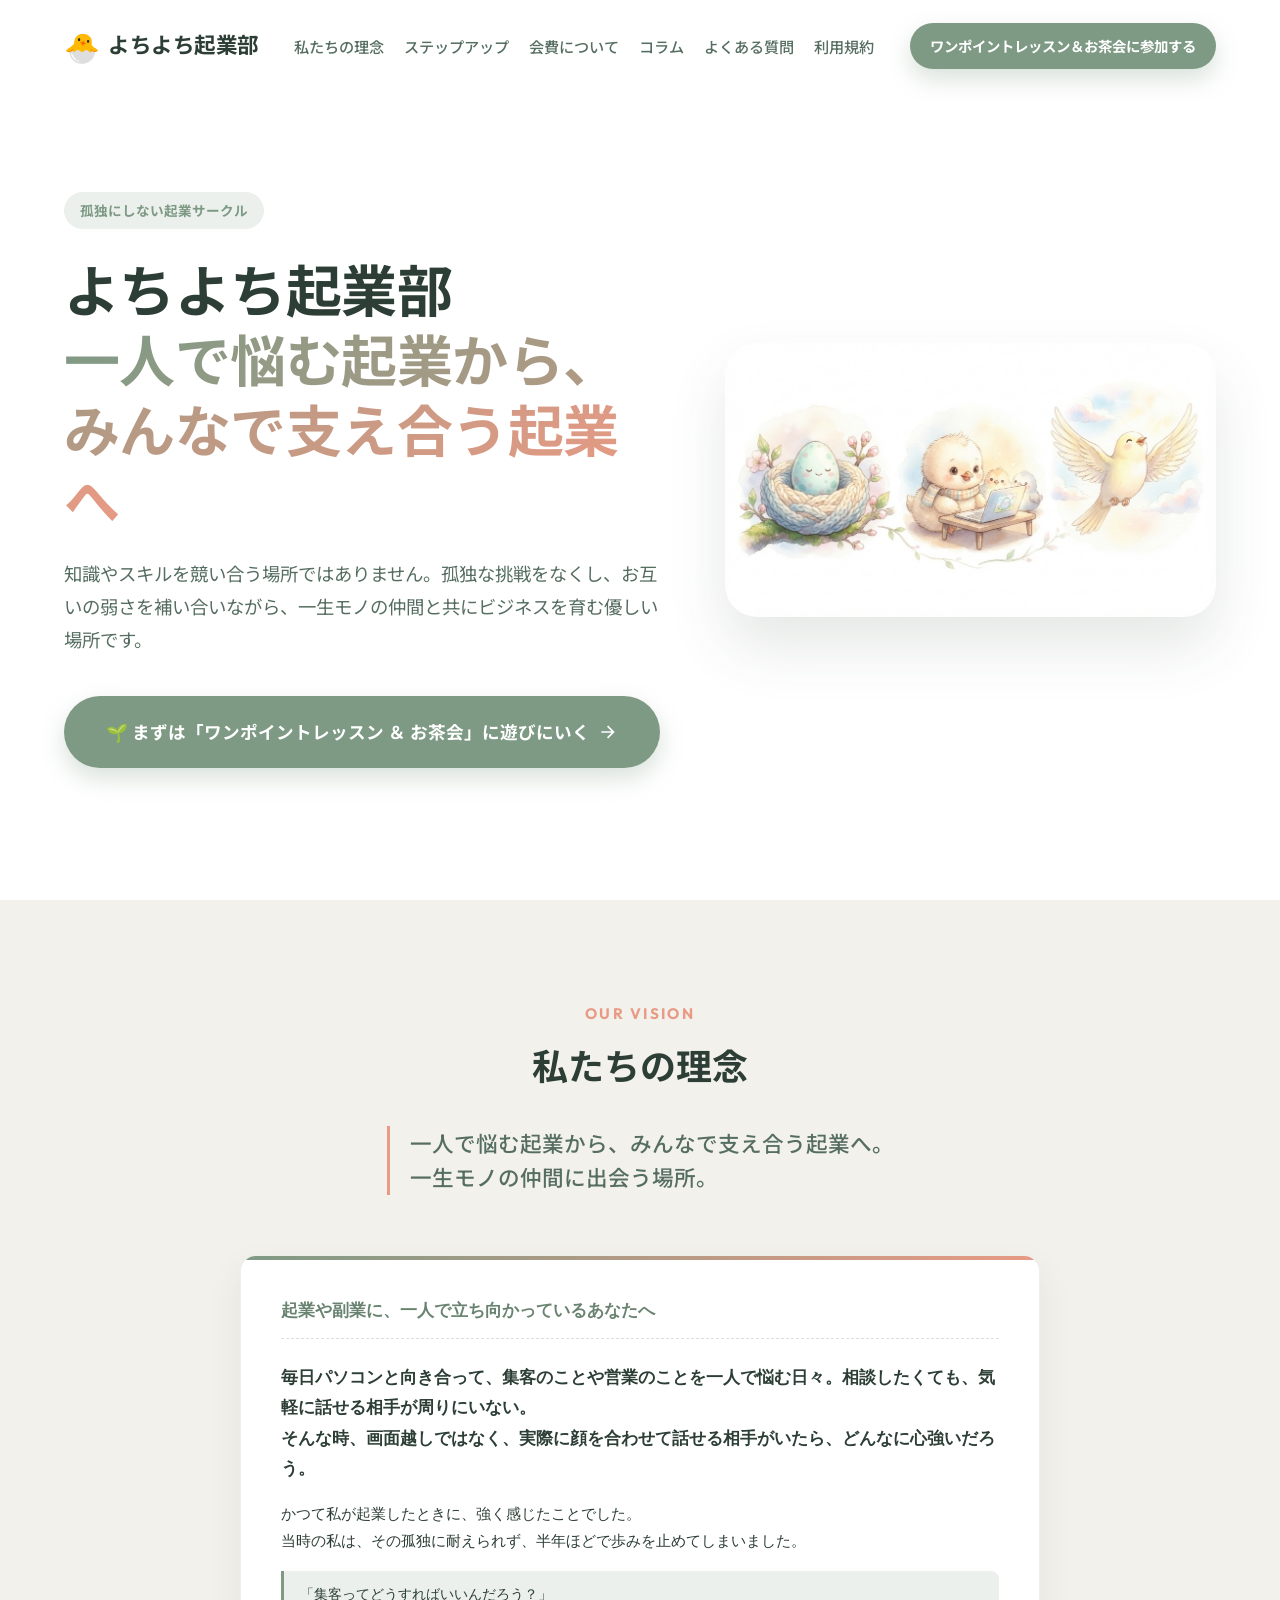
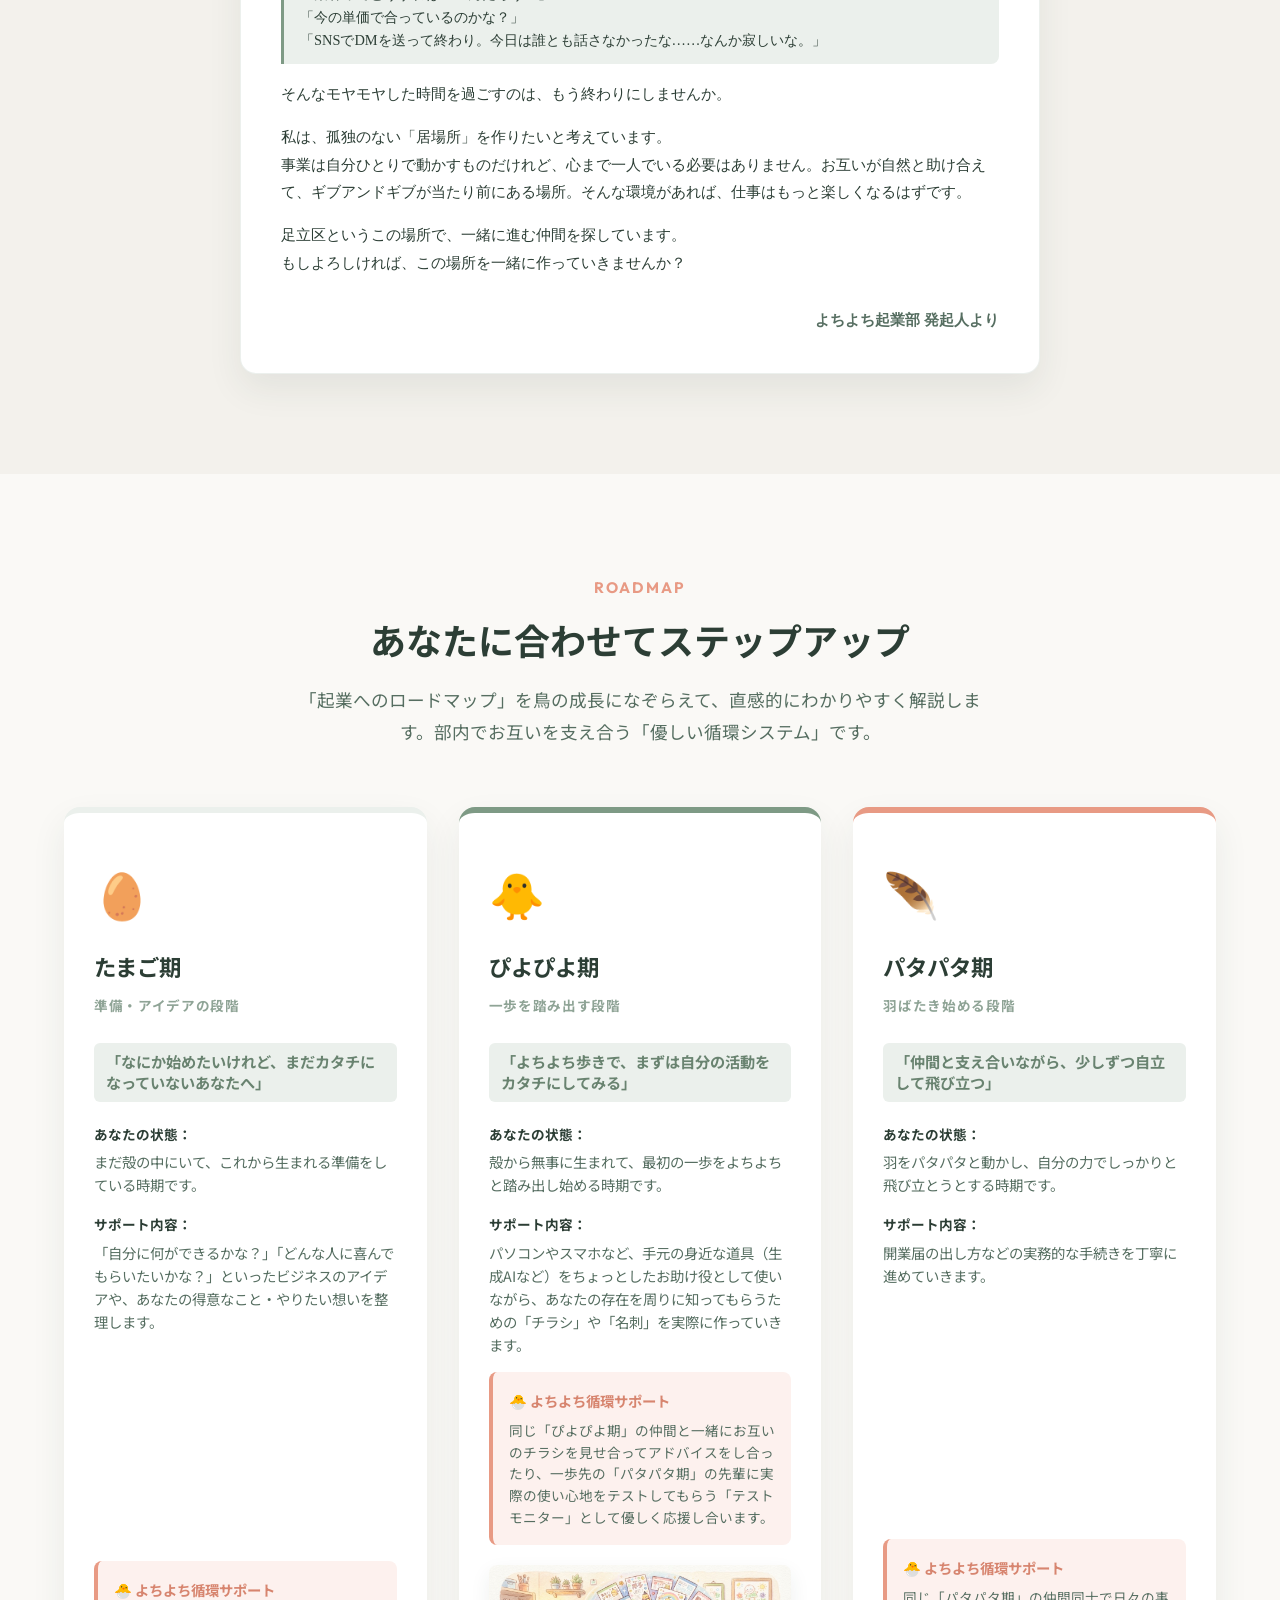
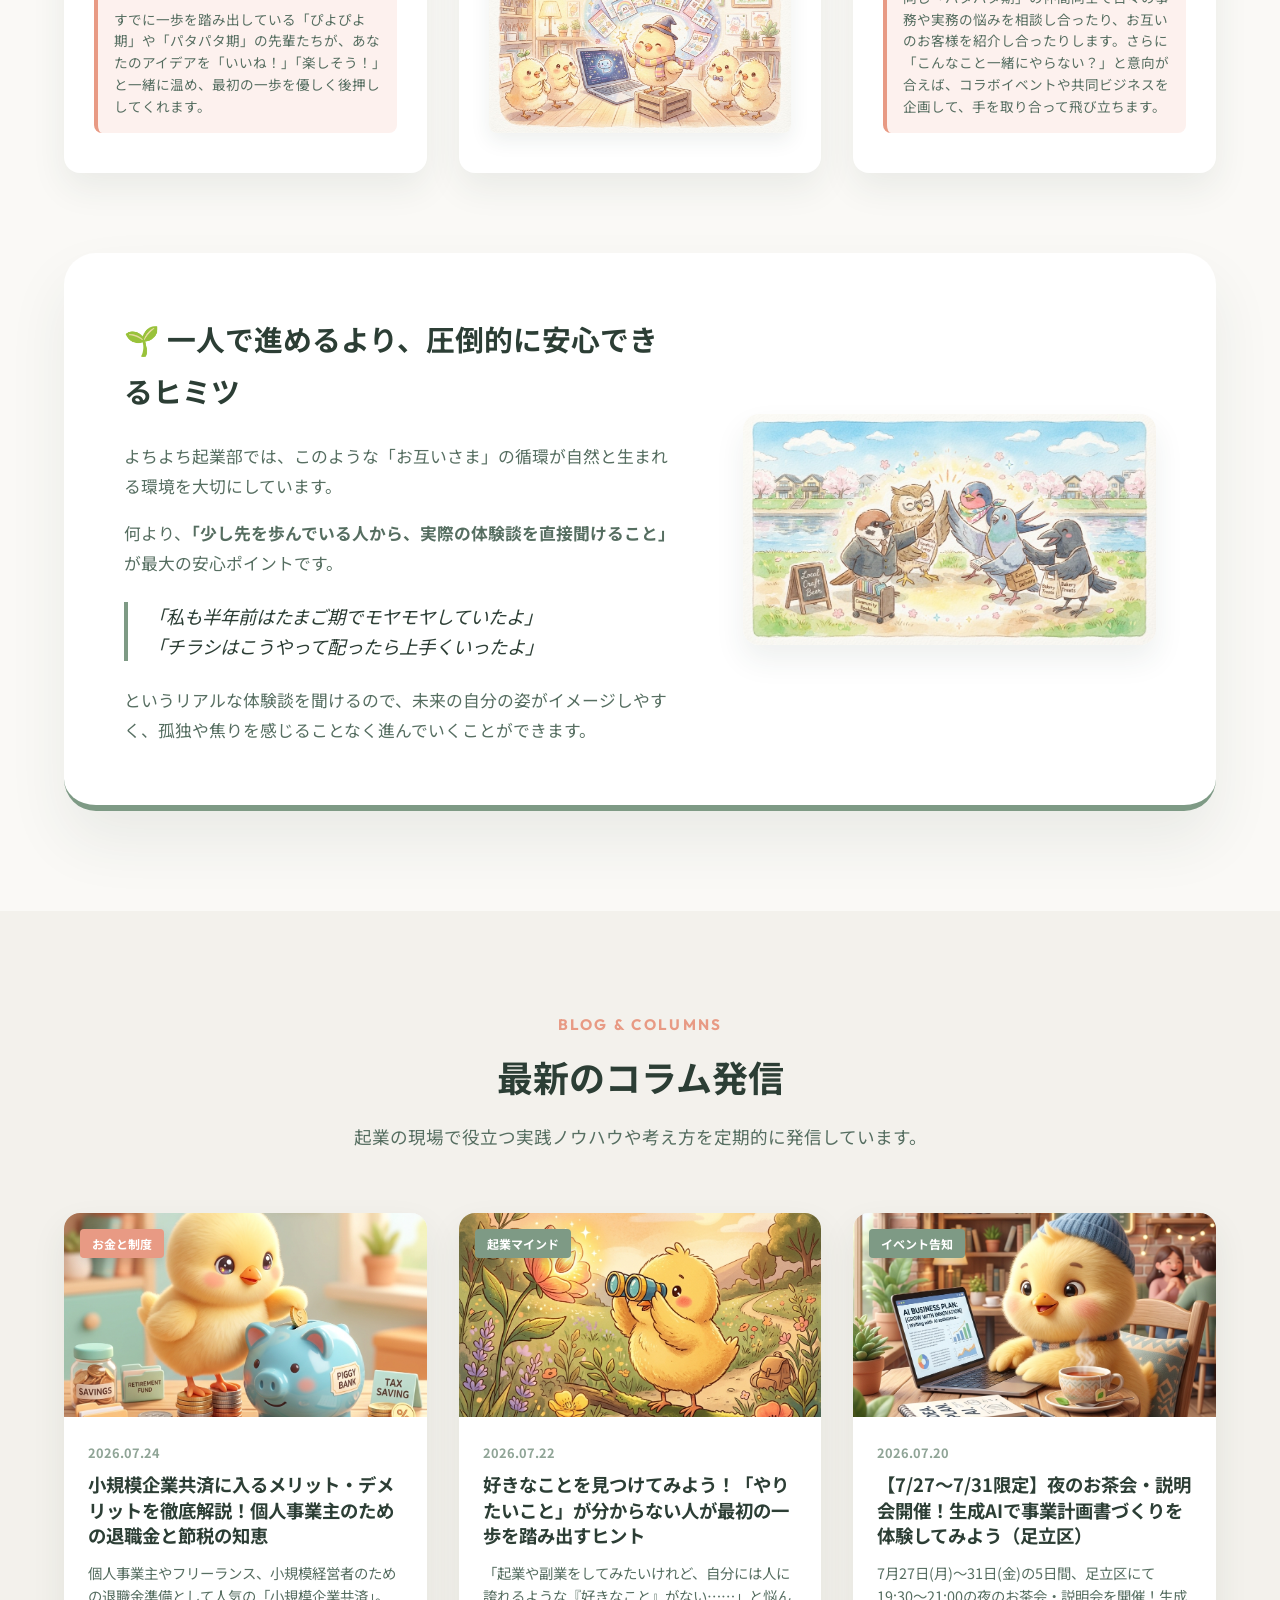
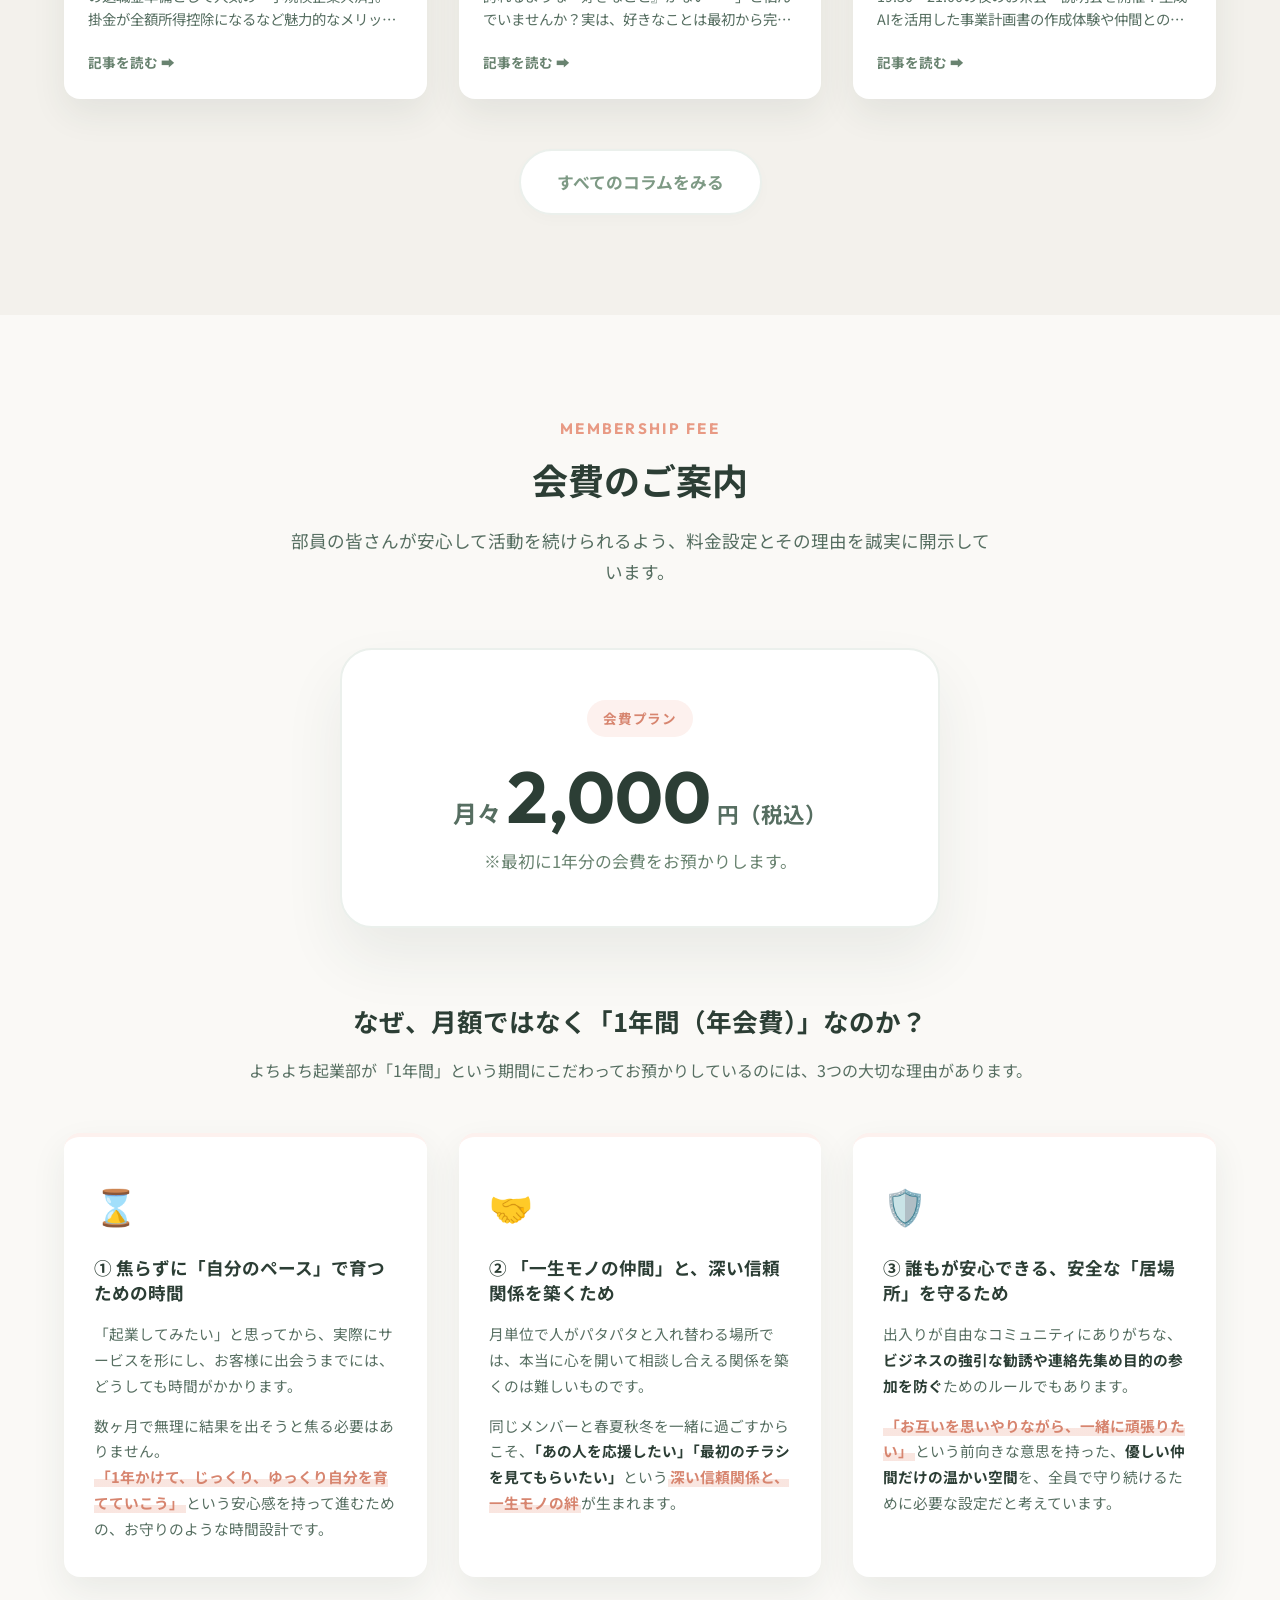
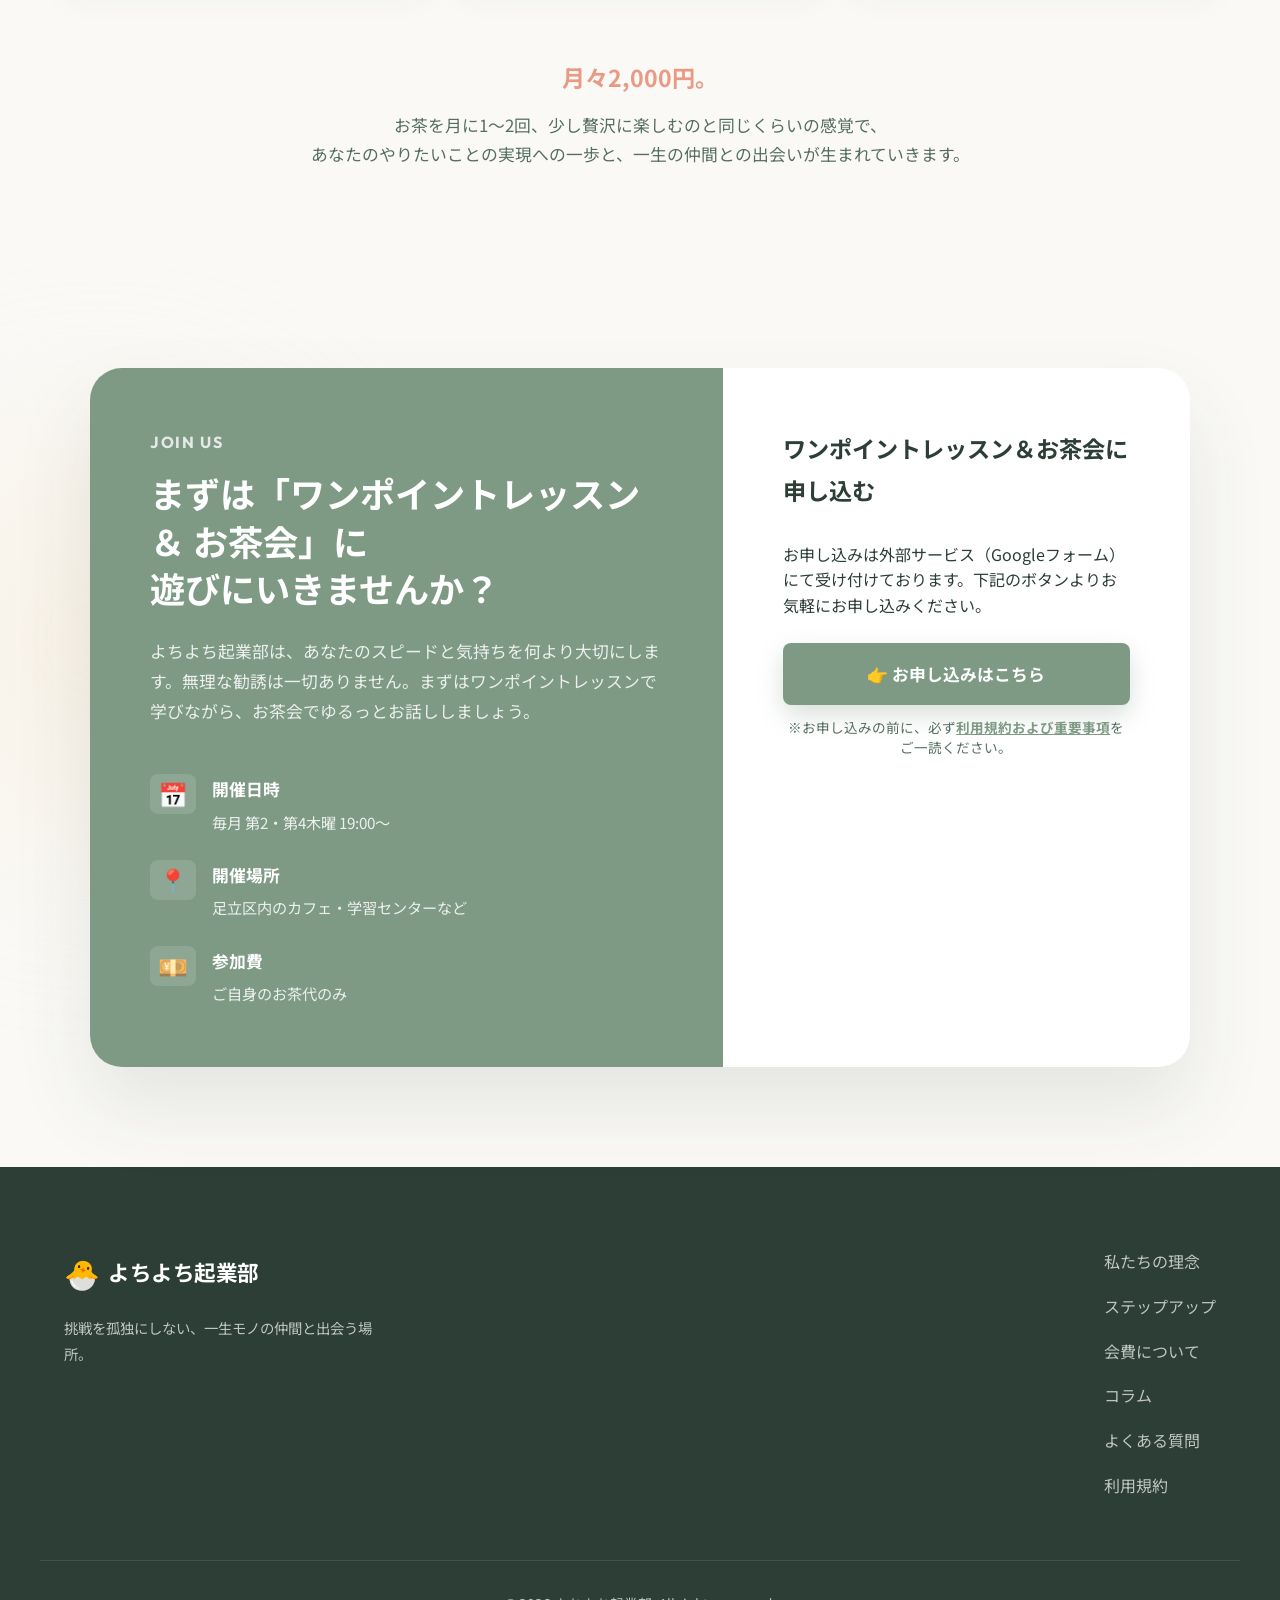
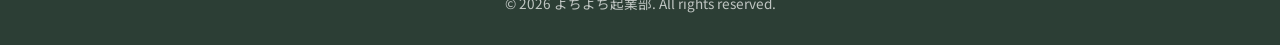
<file: index.html>
<!DOCTYPE html>
<html lang="ja">
<head>
    <meta charset="UTF-8">
    <meta name="viewport" content="width=device-width, initial-scale=1.0">
    <meta name="description" content="一人で悩む起業から、みんなで支え合う起業へ。よちよち起業部は、挑戦を孤独にせず、一生モノの仲間と共創する温かい起業サークル・オンライン塾です。">
    
    <!-- Open Graph Protocol -->
    <meta property="og:title" content="よちよち起業部 | 一生モノ of the image">
    <meta property="og:description" content="一人で悩む起業から、みんなで支え合う起業へ。孤独をなくし、お互いに助け合える優しい起業コミュニティ。">
    <meta property="og:image" content="images/step_growth.jpg">
    <meta property="og:type" content="website">
    <meta property="og:url" content="https://yochiyochi-kigyo.com">
    
    <title>よちよち起業部 | 一生モノの仲間に出会う場所</title>
    
    <!-- Google Fonts -->
    <link rel="preconnect" href="https://fonts.googleapis.com">
    <link rel="preconnect" href="https://fonts.gstatic.com" crossorigin>
    <link href="https://fonts.googleapis.com/css2?family=Noto+Sans+JP:wght@300;400;500;700&family=Outfit:wght@300;400;600;700&display=swap" rel="stylesheet">
    
    <!-- CSS Stylesheet -->
    <link rel="stylesheet" href="style.css">
</head>
<body>
    <!-- Blurry Ambient Background Gradients -->
    <div class="ambient-glow glow-1"></div>
    <div class="ambient-glow glow-2"></div>
    <div class="ambient-glow glow-3"></div>

    <!-- Navigation Header -->
    <header class="main-header" id="main-header">
        <div class="container header-container">
            <a href="#" class="logo" id="logo-link">
                <span class="logo-icon">🐣</span>
                <span class="logo-text">よちよち起業部</span>
            </a>
            <nav class="nav-menu" id="nav-menu">
                <ul>
                    <li><a href="#philosophy" id="nav-philosophy">私たちの理念</a></li>
                    <li><a href="#stepup" id="nav-stepup">ステップアップ</a></li>
                    <li><a href="#membership" id="nav-membership">会費について</a></li>
                    <li><a href="column.html" id="nav-column">コラム</a></li>
                    <li><a href="faq.html" id="nav-faq">よくある質問</a></li>
                    <li><a href="terms.html" id="nav-terms">利用規約</a></li>
                </ul>
            </nav>
            <div class="header-cta">
                <a href="#contact" class="btn btn-primary btn-sm" id="header-cta-btn">ワンポイントレッスン＆お茶会に参加する</a>
            </div>
            <button class="mobile-nav-toggle" id="mobile-nav-toggle" aria-label="メニューを開閉する">
                <span class="bar"></span>
                <span class="bar"></span>
                <span class="bar"></span>
            </button>
        </div>
    </header>

    <main>
        <!-- Hero Section -->
        <section class="hero-section" id="hero">
            <div class="container hero-container">
                <div class="hero-content fade-in-on-scroll">
                    <span class="badge" id="hero-badge">孤独にしない起業サークル</span>
                    <h1 class="hero-title" id="hero-main-title">
                        よちよち起業部<br>
                        <span class="highlight-gradient">一人で悩む起業から、<br>みんなで支え合う起業へ</span>
                    </h1>
                    <p class="hero-description" id="hero-sub-text">
                        知識やスキルを競い合う場所ではありません。孤独な挑戦をなくし、お互いの弱さを補い合いながら、一生モノの仲間と共にビジネスを育む優しい場所です。
                    </p>
                    <div class="hero-actions">
                        <a href="#contact" class="btn btn-primary btn-lg" id="hero-primary-cta">
                            <span>🌱 まずは「ワンポイントレッスン ＆ お茶会」に遊びにいく</span>
                            <svg class="btn-arrow" viewBox="0 0 24 24" width="20" height="20">
                                <path fill="currentColor" d="M16.172 11l-5.364-5.364 1.414-1.414L20 12l-7.778 7.778-1.414-1.414L16.172 13H4v-2z"/>
                            </svg>
                        </a>
                    </div>
                </div>
                <div class="hero-image-wrapper fade-in-on-scroll delay-1">
                    <div class="hero-image-backdrop"></div>
                    <img src="images/step_growth.jpg" alt="よちよち歩きから飛び立つまでの成長イメージ" class="hero-image" id="hero-main-img">
                </div>
            </div>
        </section>

        <!-- Philosophy Section -->
        <section class="philosophy-section" id="philosophy">
            <div class="container">
                <div class="section-header text-center fade-in-on-scroll">
                    <span class="section-subtitle">Our Vision</span>
                    <h2 class="section-title">私たちの理念</h2>
                    <blockquote class="philosophy-slogan">
                        一人で悩む起業から、みんなで支え合う起業へ。<br>一生モノの仲間に出会う場所。
                    </blockquote>
                </div>
                
                <div class="philosophy-letter-container">
                    <!-- 手紙風メッセージを1カラムで中央に配置 -->
                    <div class="philosophy-text letter-style fade-in-on-scroll">
                        <span class="letter-to">起業や副業に、一人で立ち向かっているあなたへ</span>
                        
                        <p class="lead-paragraph">
                            毎日パソコンと向き合って、集客のことや営業のことを一人で悩む日々。相談したくても、気軽に話せる相手が周りにいない。<br>
                            そんな時、画面越しではなく、実際に顔を合わせて話せる相手がいたら、どんなに心強いだろう。
                        </p>
                        
                        <p>
                            かつて私が起業したときに、強く感じたことでした。<br>
                            当時の私は、その孤独に耐えられず、半年ほどで歩みを止めてしまいました。
                        </p>
                        
                        <blockquote class="mental-struggles">
                            「集客ってどうすればいいんだろう？」<br>
                            「今の単価で合っているのかな？」<br>
                            「SNSでDMを送って終わり。今日は誰とも話さなかったな……なんか寂しいな。」
                        </blockquote>
                        
                        <p>
                            そんなモヤモヤした時間を過ごすのは、もう終わりにしませんか。
                        </p>
                        
                        <p>
                            私は、孤独のない「居場所」を作りたいと考えています。<br>
                            事業は自分ひとりで動かすものだけれど、心まで一人でいる必要はありません。お互いが自然と助け合えて、ギブアンドギブが当たり前にある場所。そんな環境があれば、仕事はもっと楽しくなるはずです。
                        </p>
                        
                        <p>
                            足立区というこの場所で、一緒に進む仲間を探しています。<br>
                            もしよろしければ、この場所を一緒に作っていきませんか？
                        </p>
                        
                        <div class="letter-footer">
                            <span class="letter-from">よちよち起業部 発起人より</span>
                        </div>
                    </div>
                </div>
            </div>
        </section>

        <!-- Step-Up Section -->
        <section class="stepup-section" id="stepup">
            <div class="container">
                <div class="section-header text-center fade-in-on-scroll">
                    <span class="section-subtitle">Roadmap</span>
                    <h2 class="section-title">あなたに合わせてステップアップ</h2>
                    <p class="section-description">「起業へのロードマップ」を鳥の成長になぞらえて、直感的にわかりやすく解説します。部内でお互いを支え合う「優しい循環システム」です。</p>
                </div>
                
                <div class="stepup-grid">
                    <!-- Card 1: たまご期 -->
                    <div class="stepup-card fade-in-on-scroll">
                        <div class="card-header">
                            <span class="card-icon">🥚</span>
                            <h3 class="card-title">たまご期</h3>
                            <span class="card-subtitle">準備・アイデアの段階</span>
                        </div>
                        <p class="card-lead">「なにか始めたいけれど、まだカタチになっていないあなたへ」</p>
                        <div class="card-body">
                            <div class="detail-block">
                                <span class="detail-label">あなたの状態：</span>
                                <p>まだ殻の中にいて、これから生まれる準備をしている時期です。</p>
                            </div>
                            <div class="detail-block">
                                <span class="detail-label">サポート内容：</span>
                                <p>「自分に何ができるかな？」「どんな人に喜んでもらいたいかな？」といったビジネスのアイデアや、あなたの得意なこと・やりたい想いを整理します。</p>
                            </div>
                            <div class="loop-support-block">
                                <span class="loop-label">🐣 よちよち循環サポート</span>
                                <p>すでに一歩を踏み出している「ぴよぴよ期」や「パタパタ期」の先輩たちが、あなたのアイデアを「いいね！」「楽しそう！」と一緒に温め、最初の一歩を優しく後押ししてくれます。</p>
                            </div>
                        </div>
                    </div>
                    
                    <!-- Card 2: ぴよぴよ期 -->
                    <div class="stepup-card fade-in-on-scroll delay-1">
                        <div class="card-header">
                            <span class="card-icon">🐥</span>
                            <h3 class="card-title">ぴよぴよ期</h3>
                            <span class="card-subtitle">一歩を踏み出す段階</span>
                        </div>
                        <p class="card-lead">「よちよち歩きで、まずは自分の活動をカタチにしてみる」</p>
                        <div class="card-body">
                            <div class="detail-block">
                                <span class="detail-label">あなたの状態：</span>
                                <p>殻から無事に生まれて、最初の一歩をよちよちと踏み出し始める時期です。</p>
                            </div>
                            <div class="detail-block">
                                <span class="detail-label">サポート内容：</span>
                                <p>パソコンやスマホなど、手元の身近な道具（生成AIなど）をちょっとしたお助け役として使いながら、あなたの存在を周りに知ってもらうための「チラシ」や「名刺」を実際に作っていきます。</p>
                            </div>
                            <div class="loop-support-block">
                                <span class="loop-label">🐣 よちよち循環サポート</span>
                                <p>同じ「ぴよぴよ期」の仲間と一緒にお互いのチラシを見せ合ってアドバイスをし合ったり、一歩先の「パタパタ期」の先輩に実際の使い心地をテストしてもらう「テストモニター」として優しく応援し合います。</p>
                            </div>
                            <img src="images/idea_magic.jpg" alt="仲間とお互いにアドバイスし合う様子" class="stepup-card-img">
                        </div>
                    </div>
                    
                    <!-- Card 3: パタパタ期 -->
                    <div class="stepup-card fade-in-on-scroll delay-2">
                        <div class="card-header">
                            <span class="card-icon">🪶</span>
                            <h3 class="card-title">パタパタ期</h3>
                            <span class="card-subtitle">羽ばたき始める段階</span>
                        </div>
                        <p class="card-lead">「仲間と支え合いながら、少しずつ自立して飛び立つ」</p>
                        <div class="card-body">
                            <div class="detail-block">
                                <span class="detail-label">あなたの状態：</span>
                                <p>羽をパタパタと動かし、自分の力でしっかりと飛び立とうとする時期です。</p>
                            </div>
                            <div class="detail-block">
                                <span class="detail-label">サポート内容：</span>
                                <p>開業届の出し方などの実務的な手続きを丁寧に進めていきます。</p>
                            </div>
                            <div class="loop-support-block">
                                <span class="loop-label">🐣 よちよち循環サポート</span>
                                <p>同じ「パタパタ期」の仲間同士で日々の事務や実務の悩みを相談し合ったり、お互いのお客様を紹介し合ったりします。さらに「こんなこと一緒にやらない？」と意向が合えば、コラボイベントや共同ビジネスを企画して、手を取り合って飛び立ちます。</p>
                            </div>
                        </div>
                    </div>
                </div>
                
                <!-- Secret Block: 安心のヒミツ -->
                <div class="secret-container fade-in-on-scroll">
                    <div class="secret-content">
                        <h3 class="secret-title">🌱 一人で進めるより、圧倒的に安心できるヒミツ</h3>
                        <p>
                            よちよち起業部では、このような「お互いさま」の循環が自然と生まれる環境を大切にしています。
                        </p>
                        <p>
                            何より、<b>「少し先を歩んでいる人から、実際の体験談を直接聞けること」</b>が最大の安心ポイントです。
                        </p>
                        <blockquote>
                            「私も半年前はたまご期でモヤモヤしていたよ」<br>
                            「チラシはこうやって配ったら上手くいったよ」
                        </blockquote>
                        <p class="secret-desc-tail">
                            というリアルな体験談を聞けるので、未来の自分の姿がイメージしやすく、孤独や焦りを感じることなく進んでいくことができます。
                        </p>
                    </div>
                    <div class="secret-visual">
                        <img src="images/bird_community.jpg" alt="仲間と共に支え合って進むコミュニティ" class="secret-img">
                    </div>
                </div>
            </div>
        </section>

        <!-- Latest Columns Section -->
        <section class="latest-columns-section" id="latest-columns">
            <div class="container">
                <div class="section-header text-center fade-in-on-scroll">
                    <span class="section-subtitle">Blog & Columns</span>
                    <h2 class="section-title">最新のコラム発信</h2>
                    <p class="section-description">起業の現場で役立つ実践ノウハウや考え方を定期的に発信しています。</p>
                </div>
                
                <div class="latest-columns-grid">
                    <!-- Card 5 -->
                    <article class="latest-column-card fade-in-on-scroll" onclick="location.href='column.html?id=5'">
                        <div class="latest-column-card-img-wrapper">
                            <img src="images/start_together.png" alt="一緒に進むヒヨコたち" class="latest-column-img">
                            <span class="latest-column-tag tag-mind">起業マインド</span>
                        </div>
                        <div class="latest-column-content">
                            <span class="latest-column-date">2026.07.10</span>
                            <h3 class="latest-column-title">「一緒にスタートしませんか？」足立区で起業の第一歩を優しく育む、小さな繋がりのお話</h3>
                            <p class="latest-column-excerpt">「足立区で何か始めたい」「起業したけれど一人で悩んでいる……」そんなあなたへ。孤独な挑戦を「みんなで支え合う時間」に変えて、一緒に最初の一歩をよちよちと踏み出してみませんか？</p>
                            <span class="latest-column-link">記事を読む ➡️</span>
                        </div>
                    </article>

                    <!-- Card 4 -->
                    <article class="latest-column-card fade-in-on-scroll delay-1" onclick="location.href='column.html?id=4'">
                        <div class="latest-column-card-img-wrapper">
                            <img src="images/sns_writing.png" alt="ブログを書くヒヨコ" class="latest-column-img">
                            <span class="latest-column-tag tag-mind">起業マインド</span>
                        </div>
                        <div class="latest-column-content">
                            <span class="latest-column-date">2026.07.09</span>
                            <h3 class="latest-column-title">完璧主義を捨てて楽しむ！初心者のための「SNS・ブログ発信」継続のコツ</h3>
                            <p class="latest-column-excerpt">起業初期の集客や認知に欠かせないSNSやブログ。でも「何を書けばいいの？」「毎日更新しなきゃダメ？」と悩んでいませんか？無理なく楽しく発信を続けるコツを紹介します。</p>
                            <span class="latest-column-link">記事を読む ➡️</span>
                        </div>
                    </article>

                    <!-- Card 1 -->
                    <article class="latest-column-card fade-in-on-scroll delay-2" onclick="location.href='column.html?id=1'">
                        <div class="latest-column-card-img-wrapper">
                            <img src="images/lonely_struggle.jpg" alt="一人で悩むヒヨコ" class="latest-column-img">
                            <span class="latest-column-tag tag-mind">起業マインド</span>
                        </div>
                        <div class="latest-column-content">
                            <span class="latest-column-date">2026.07.07</span>
                            <h3 class="latest-column-title">一人で抱え込まない！よちよち歩きから始める起業に大切な3つのマインド</h3>
                            <p class="latest-column-excerpt">起業はワクワクする一方で、孤独を感じやすいものです。よちよち歩きからスタートするための3つのマインドを整理しました。</p>
                            <span class="latest-column-link">記事を読む ➡️</span>
                        </div>
                    </article>
                </div>
                
                <div class="latest-columns-more text-center fade-in-on-scroll">
                    <a href="column.html" class="btn btn-secondary">すべてのコラムをみる</a>
                </div>
            </div>
        </section>

        <!-- Membership / Pricing Section -->
        <section class="membership-section" id="membership">
            <div class="container">
                <div class="section-header text-center fade-in-on-scroll">
                    <span class="section-subtitle">Membership Fee</span>
                    <h2 class="section-title">会費のご案内</h2>
                    <p class="section-description">部員の皆さんが安心して活動を続けられるよう、料金設定とその理由を誠実に開示しています。</p>
                </div>
                
                <!-- Pricing Card -->
                <div class="membership-card-wrapper fade-in-on-scroll">
                    <div class="membership-card">
                        <span class="membership-card-badge">会費プラン</span>
                        <div class="price-box" style="display: flex; align-items: baseline; justify-content: center; gap: 6px; margin-bottom: 12px;">
                            <span class="price-prefix" style="font-size: 1.5rem; font-weight: 700; color: var(--color-text-secondary);">月々</span>
                            <span class="price-number">2,000</span>
                            <span class="price-unit">円（税込）</span>
                        </div>
                        <p class="price-monthly-note" style="margin-bottom: 0; font-size: 1.05rem;">※最初に1年分の会費をお預かりします。</p>
                    </div>
                </div>

                <!-- Reasons for Annual Fee -->
                <div class="membership-reasons-header text-center fade-in-on-scroll">
                    <h3 class="reasons-title">なぜ、月額ではなく「1年間（年会費）」なのか？</h3>
                    <p class="reasons-desc">よちよち起業部が「1年間」という期間にこだわってお預かりしているのには、3つの大切な理由があります。</p>
                </div>

                <div class="membership-reasons-grid">
                    <!-- Reason 1 -->
                    <div class="reason-card fade-in-on-scroll">
                        <div class="reason-icon">⌛</div>
                        <h4 class="reason-card-title">① 焦らずに「自分のペース」で育つための時間</h4>
                        <div class="reason-card-text">
                            <p>「起業してみたい」と思ってから、実際にサービスを形にし、お客様に出会うまでには、どうしても時間がかかります。</p>
                            <p>数ヶ月で無理に結果を出そうと焦る必要はありません。<br>
                            <span class="reason-highlight">「1年かけて、じっくり、ゆっくり自分を育てていこう」</span>という安心感を持って進むための、お守りのような時間設計です。</p>
                        </div>
                    </div>

                    <!-- Reason 2 -->
                    <div class="reason-card fade-in-on-scroll delay-1">
                        <div class="reason-icon">🤝</div>
                        <h4 class="reason-card-title">② 「一生モノの仲間」と、深い信頼関係を築くため</h4>
                        <div class="reason-card-text">
                            <p>月単位で人がパタパタと入れ替わる場所では、本当に心を開いて相談し合える関係を築くのは難しいものです。</p>
                            <p>同じメンバーと春夏秋冬を一緒に過ごすからこそ、<span class="reason-strong">「あの人を応援したい」</span><span class="reason-strong">「最初のチラシを見てもらいたい」</span>という<span class="reason-highlight">深い信頼関係と、一生モノの絆</span>が生まれます。</p>
                        </div>
                    </div>

                    <!-- Reason 3 -->
                    <div class="reason-card fade-in-on-scroll delay-2">
                        <div class="reason-icon">🛡️</div>
                        <h4 class="reason-card-title">③ 誰もが安心できる、安全な「居場所」を守るため</h4>
                        <div class="reason-card-text">
                            <p>出入りが自由なコミュニティにありがちな、<span class="reason-strong">ビジネスの強引な勧誘や連絡先集め目的の参加を防ぐ</span>ためのルールでもあります。</p>
                            <p><span class="reason-highlight">「お互いを思いやりながら、一緒に頑張りたい」</span>という前向きな意思を持った、<span class="reason-strong">優しい仲間だけの温かい空間</span>を、全員で守り続けるために必要な設定だと考えています。</p>
                        </div>
                    </div>
                </div>

                <!-- Footer note -->
                <div class="membership-footer-note text-center fade-in-on-scroll">
                    <p class="note-highlight">月々2,000円。</p>
                    <p class="note-text">
                        お茶を月に1〜2回、少し贅沢に楽しむのと同じくらいの感覚で、<br>
                        あなたのやりたいことの実現への一歩と、一生の仲間との出会いが生まれていきます。
                    </p>
                </div>
            </div>
        </section>

        <!-- CTA & Contact Form Section -->
        <section class="contact-section" id="contact">
            <div class="container">
                <div class="contact-card-wrapper fade-in-on-scroll">
                    <div class="contact-info">
                        <span class="subtitle">Join Us</span>
                        <h2 class="contact-title">まずは「ワンポイントレッスン ＆ お茶会」に<br>遊びにいきませんか？</h2>
                        <p class="contact-desc">
                            よちよち起業部は、あなたのスピードと気持ちを何より大切にします。無理な勧誘は一切ありません。まずはワンポイントレッスンで学びながら、お茶会でゆるっとお話ししましょう。
                        </p>
                        <div class="contact-meta">
                            <div class="meta-item">
                                <span class="meta-icon">📅</span>
                                <div>
                                    <strong>開催日時</strong>
                                    <p>毎月 第2・第4木曜 19:00〜</p>
                                </div>
                            </div>
                            <div class="meta-item">
                                <span class="meta-icon">📍</span>
                                <div>
                                    <strong>開催場所</strong>
                                    <p>足立区内のカフェ・学習センターなど</p>
                                </div>
                            </div>
                            <div class="meta-item">
                                <span class="meta-icon">💴</span>
                                <div>
                                    <strong>参加費</strong>
                                    <p>ご自身のお茶代のみ</p>
                                </div>
                            </div>
                        </div>
                    </div>
                    
                    <div class="contact-form-container">
                        <h3 class="form-title">ワンポイントレッスン＆お茶会に申し込む</h3>
                        <p style="margin-bottom: 24px; color: var(--text-muted); line-height: 1.6;">
                            お申し込みは外部サービス（Googleフォーム）にて受け付けております。下記のボタンよりお気軽にお申し込みください。
                        </p>
                        <a href="https://docs.google.com/forms/d/e/1FAIpQLSc3js88L76QkptIK8jZfHH8GuGqnYndA6zL57HHYK1vQt4Bvg/viewform" target="_blank" rel="noopener noreferrer" class="btn btn-primary btn-block text-center" style="display: block; text-decoration: none; padding: 16px 20px; font-weight: bold; border-radius: 8px;">
                            <span>👉 お申し込みはこちら</span>
                        </a>
                        <p style="margin-top: 12px; font-size: 0.85rem; color: var(--color-text-secondary); text-align: center; line-height: 1.5;">
                            ※お申し込みの前に、必ず<a href="terms.html" style="text-decoration: underline; color: var(--color-primary); font-weight: bold;">利用規約および重要事項</a>をご一読ください。
                        </p>
                    </div>
                </div>
            </div>
        </section>
    </main>

    <!-- Footer -->
    <footer class="main-footer">
        <div class="container footer-container">
            <div class="footer-brand">
                <a href="#" class="logo">
                    <span class="logo-icon">🐣</span>
                    <span class="logo-text">よちよち起業部</span>
                </a>
                <p class="footer-slogan">挑戦を孤独にしない、一生モノの仲間と出会う場所。</p>
            </div>
            <div class="footer-links">
                <ul>
                    <li><a href="#philosophy">私たちの理念</a></li>
                    <li><a href="#stepup">ステップアップ</a></li>
                    <li><a href="#membership">会費について</a></li>
                    <li><a href="column.html">コラム</a></li>
                    <li><a href="faq.html">よくある質問</a></li>
                    <li><a href="terms.html">利用規約</a></li>
                </ul>
            </div>
        </div>
        <div class="footer-bottom">
            <div class="container footer-bottom-container">
                <p class="copyright">&copy; 2026 よちよち起業部. All rights reserved.</p>
            </div>
        </div>
    </footer>

    <!-- JavaScript File -->
    <script src="app.js"></script>
</body>
</html>
</file>
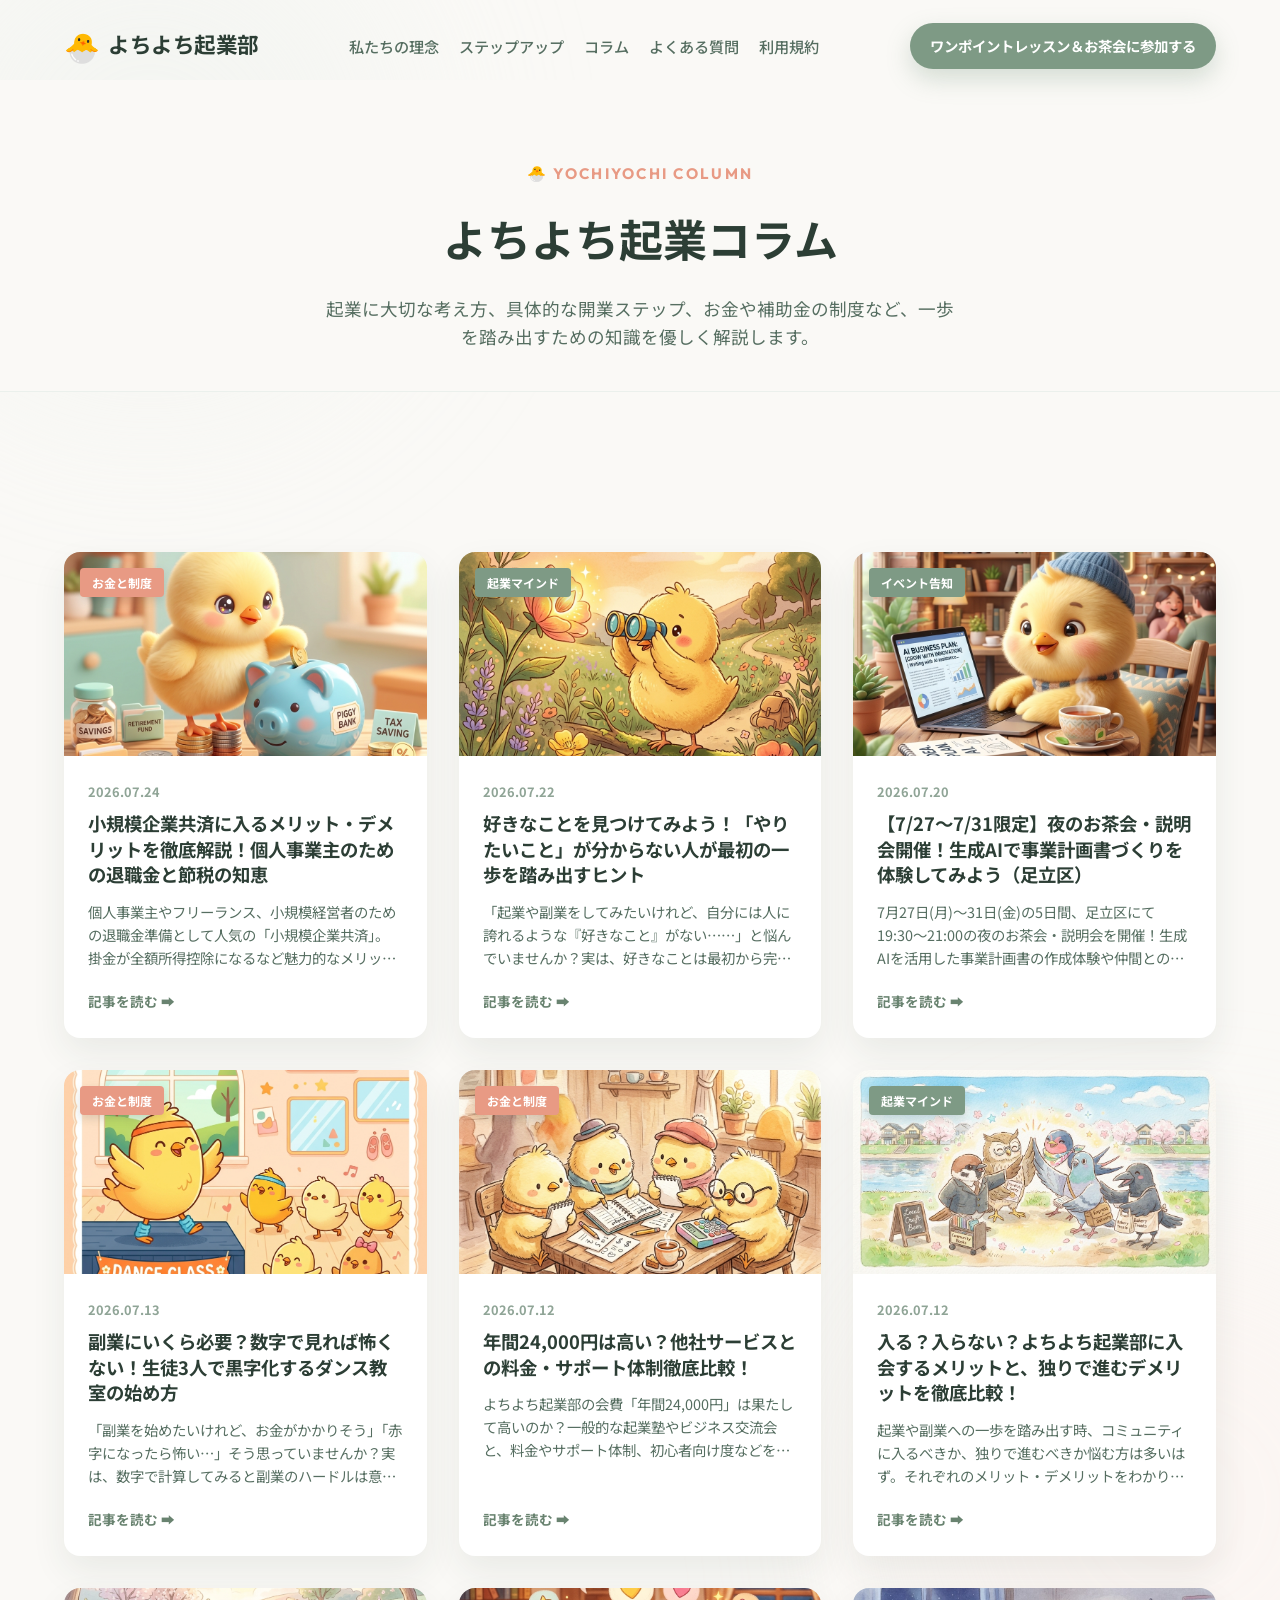
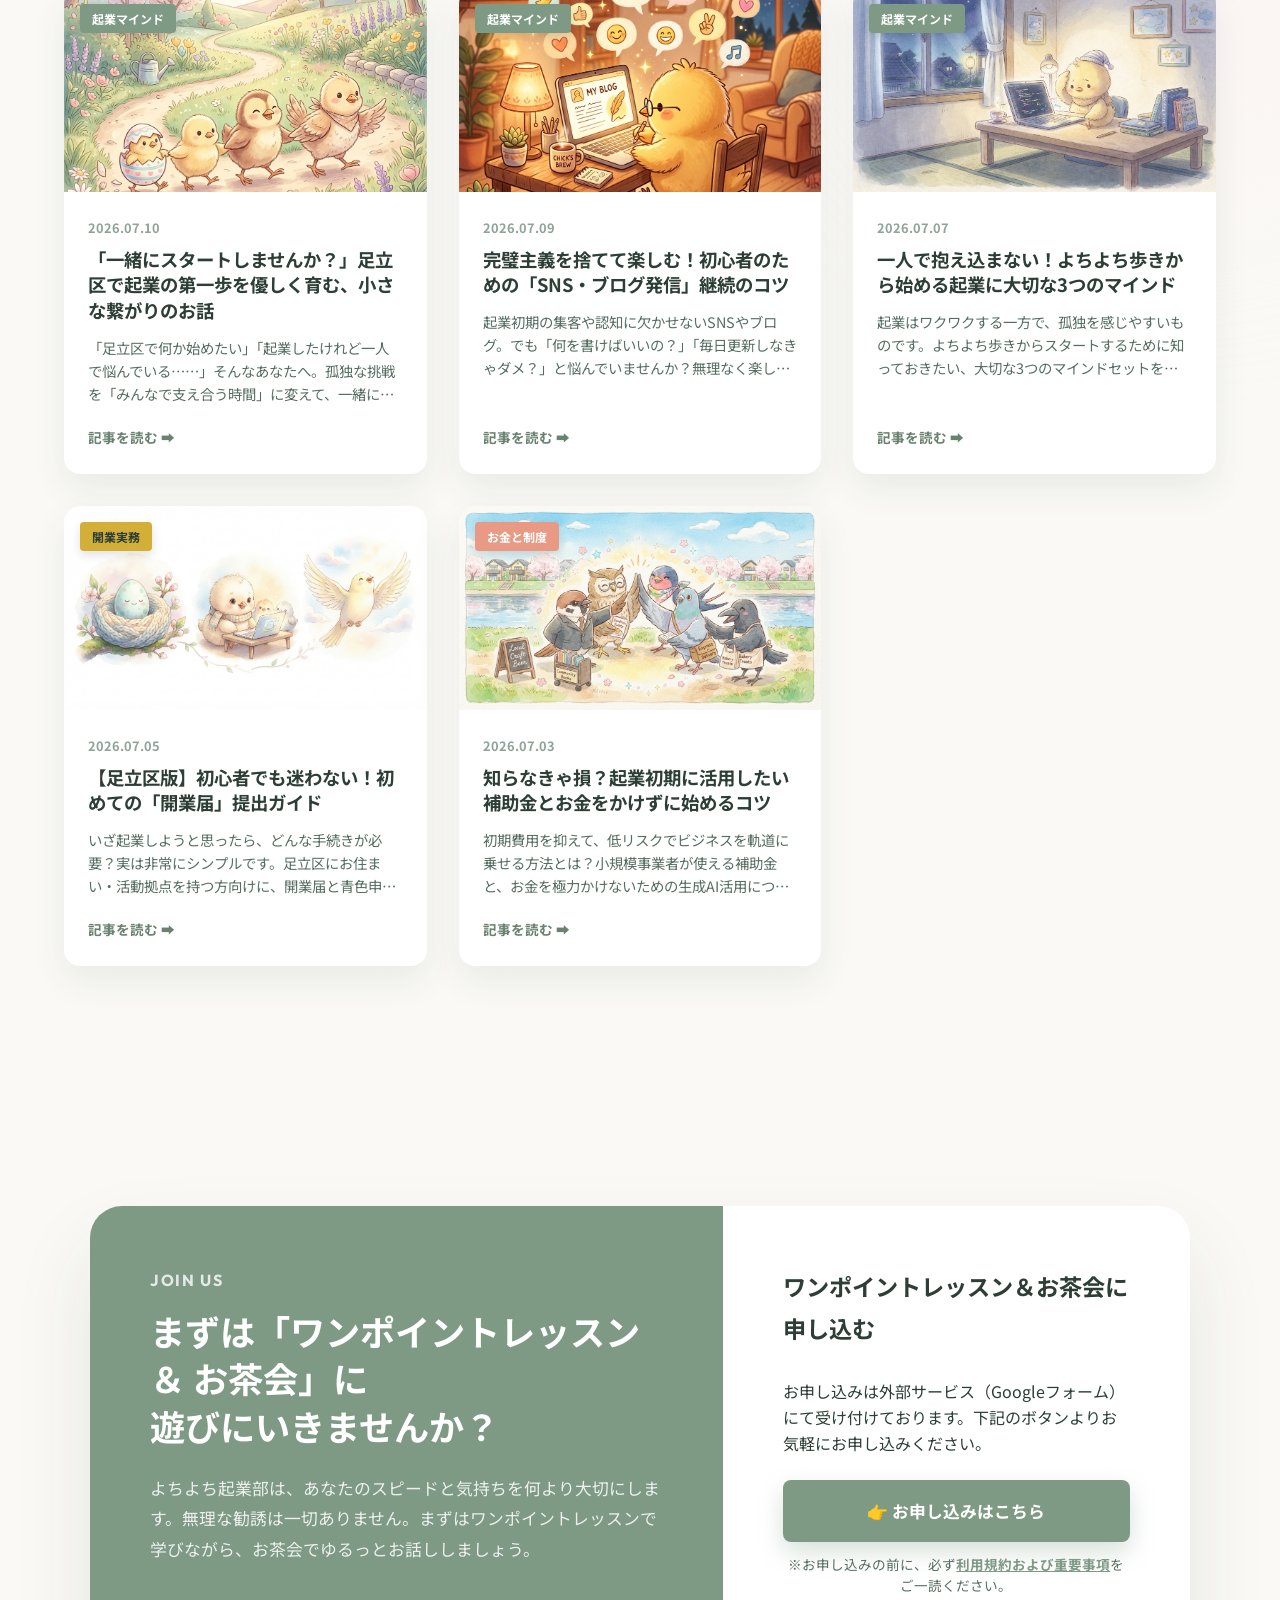
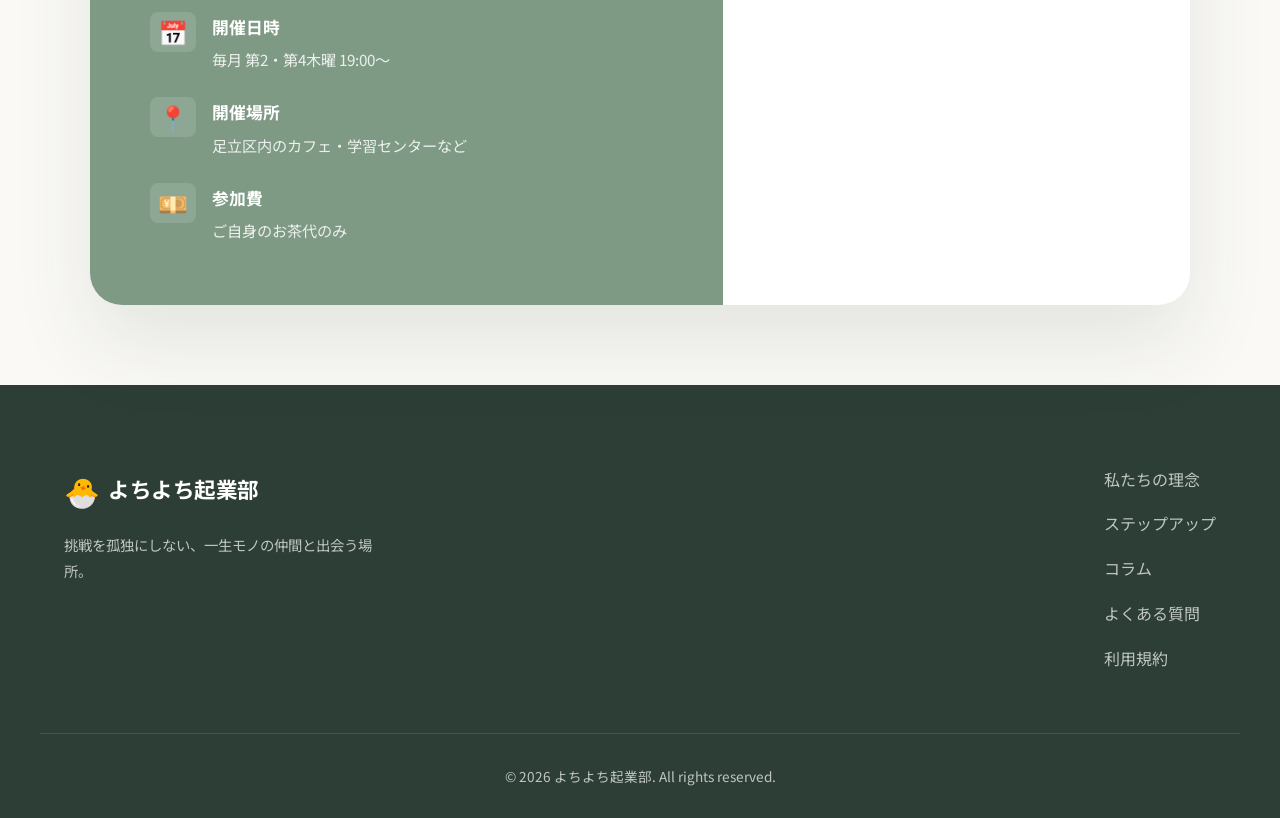
<file: column.html>
<!DOCTYPE html>
<html lang="ja">

<head>
    <meta charset="UTF-8">
    <meta name="viewport" content="width=device-width, initial-scale=1.0">
    <meta name="description" content="よちよち起業部のコラムページ。起業マインド、足立区での開業手続き、起業初期のお金と補助金、生成AI活用方法など、初心者向けの役立つ情報を発信しています。">

    <!-- Open Graph Protocol -->
    <meta property="og:title" content="よちよちコラム | よちよち起業部">
    <meta property="og:description" content="起業マインド、開業実務、お金と補助金について学ぶ。よちよち起業部のお役立ちコラム。">
    <meta property="og:image" content="images/step_growth.jpg">
    <meta property="og:type" content="article">

    <title>よちよちコラム | よちよち起業部</title>

    <!-- Google Fonts -->
    <link rel="preconnect" href="https://fonts.googleapis.com">
    <link rel="preconnect" href="https://fonts.gstatic.com" crossorigin>
    <link
        href="https://fonts.googleapis.com/css2?family=Noto+Sans+JP:wght@300;400;500;700&family=Outfit:wght@300;400;600;700&display=swap"
        rel="stylesheet">

    <!-- CSS Stylesheet -->
    <link rel="stylesheet" href="style.css">
</head>

<body class="column-page">
    <!-- Blurry Ambient Background Gradients -->
    <div class="ambient-glow glow-1"></div>
    <div class="ambient-glow glow-2"></div>

    <!-- Navigation Header -->
    <header class="main-header" id="main-header">
        <div class="container header-container">
            <a href="index.html" class="logo" id="logo-link">
                <span class="logo-icon">🐣</span>
                <span class="logo-text">よちよち起業部</span>
            </a>
            <nav class="nav-menu" id="nav-menu">
                <ul>
                    <li><a href="index.html#philosophy" id="nav-philosophy">私たちの理念</a></li>
                    <li><a href="index.html#stepup" id="nav-stepup">ステップアップ</a></li>
                    <li><a href="column.html" id="nav-column" class="active">コラム</a></li>
                    <li><a href="faq.html" id="nav-faq">よくある質問</a></li>
                    <li><a href="terms.html" id="nav-terms">利用規約</a></li>
                </ul>
            </nav>
            <div class="header-cta">
                <a href="#contact" class="btn btn-primary btn-sm" id="header-cta-btn">ワンポイントレッスン＆お茶会に参加する</a>
            </div>
            <button class="mobile-nav-toggle" id="mobile-nav-toggle" aria-label="メニューを開閉する">
                <span class="bar"></span>
                <span class="bar"></span>
                <span class="bar"></span>
            </button>
        </div>
    </header>

    <main class="column-main-content">
        <!-- Header Banner Section -->
        <section class="column-header-section text-center">
            <div class="container">
                <span class="section-subtitle">🐣 YOCHIYOCHI COLUMN</span>
                <h1 class="column-page-title">よちよち起業コラム</h1>
                <p class="column-page-desc">起業に大切な考え方、具体的な開業ステップ、お金や補助金の制度など、一歩を踏み出すための知識を優しく解説します。</p>
            </div>
        </section>

        <!-- 1. COLUMN LIST VIEW -->
        <section class="column-list-view" id="column-list-view">
            <div class="container">
                <div class="column-grid">
                    <!-- Column Card 11 -->
                    <article class="column-card" data-id="11">
                        <div class="column-card-image-wrapper">
                            <img src="images/shokibo_kyosai.png" alt="貯金箱にお金を入れるヒヨコ" class="column-card-img">
                            <span class="column-card-tag tag-finance">お金と制度</span>
                        </div>
                        <div class="column-card-content">
                            <span class="column-card-date">2026.07.24</span>
                            <h2 class="column-card-title">小規模企業共済に入るメリット・デメリットを徹底解説！個人事業主のための退職金と節税の知恵</h2>
                            <p class="column-card-excerpt">個人事業主やフリーランス、小規模経営者のための退職金準備として人気の「小規模企業共済」。掛金が全額所得控除になるなど魅力的なメリットがある一方で、元本割れのリスクなど知っておくべきデメリットもあります。初心者向けにわかりやすく整理しました。</p>
                            <span class="column-card-more">記事を読む ➡️</span>
                        </div>
                    </article>

                    <!-- Column Card 10 -->
                    <article class="column-card" data-id="10">
                        <div class="column-card-image-wrapper">
                            <img src="images/find_passion.png" alt="双眼鏡で好きなことの種を探すヒヨコ" class="column-card-img">
                            <span class="column-card-tag tag-mind">起業マインド</span>
                        </div>
                        <div class="column-card-content">
                            <span class="column-card-date">2026.07.22</span>
                            <h2 class="column-card-title">好きなことを見つけてみよう！「やりたいこと」が分からない人が最初の一歩を踏み出すヒント</h2>
                            <p class="column-card-excerpt">「起業や副業をしてみたいけれど、自分には人に誇れるような『好きなこと』がない……」と悩んでいませんか？実は、好きなことは最初から完成された形で見つかるわけではありません。日常の小さなワクワクからやりたいことを見つける3つのアプローチをご紹介します。</p>
                            <span class="column-card-more">記事を読む ➡️</span>
                        </div>
                    </article>

                    <!-- Column Card 9 -->
                    <article class="column-card" data-id="9">
                        <div class="column-card-image-wrapper">
                            <img src="images/ai_tea_party_meeting.png" alt="お茶会で生成AIを使って事業計画書を作るヒヨコ" class="column-card-img">
                            <span class="column-card-tag tag-mind">イベント告知</span>
                        </div>
                        <div class="column-card-content">
                            <span class="column-card-date">2026.07.20</span>
                            <h2 class="column-card-title">【7/27〜7/31限定】夜のお茶会・説明会開催！生成AIで事業計画書づくりを体験してみよう（足立区）</h2>
                            <p class="column-card-excerpt">7月27日(月)〜31日(金)の5日間、足立区にて19:30〜21:00の夜のお茶会・説明会を開催！生成AIを活用した事業計画書の作成体験や仲間との雑談タイムも。手ぶらで気軽にご参加ください！</p>
                            <span class="column-card-more">記事を読む ➡️</span>
                        </div>
                    </article>

                    <!-- Column Card 8 -->
                    <article class="column-card" data-id="8">
                        <div class="column-card-image-wrapper">
                            <img src="images/chick_dance_class.png" alt="ダンス教室で教えるヒヨコ" class="column-card-img">
                            <span class="column-card-tag tag-finance">お金と制度</span>
                        </div>
                        <div class="column-card-content">
                            <span class="column-card-date">2026.07.13</span>
                            <h2 class="column-card-title">副業にいくら必要？数字で見れば怖くない！生徒3人で黒字化するダンス教室の始め方</h2>
                            <p class="column-card-excerpt">「副業を始めたいけれど、お金がかかりそう」「赤字になったら怖い…」そう思っていませんか？実は、数字で計算してみると副業のハードルは意外と低いんです。ダンス教室を例に、具体的な収支シミュレーションを見てみましょう！</p>
                            <span class="column-card-more">記事を読む ➡️</span>
                        </div>
                    </article>

                    <!-- Column Card 7 -->
                    <article class="column-card" data-id="7">
                        <div class="column-card-image-wrapper">
                            <img src="images/price_comparison.png" alt="費用を比べるヒヨコたち" class="column-card-img">
                            <span class="column-card-tag tag-finance">お金と制度</span>
                        </div>
                        <div class="column-card-content">
                            <span class="column-card-date">2026.07.12</span>
                            <h2 class="column-card-title">年間24,000円は高い？他社サービスとの料金・サポート体制徹底比較！</h2>
                            <p class="column-card-excerpt">よちよち起業部の会費「年間24,000円」は果たして高いのか？一般的な起業塾やビジネス交流会と、料金やサポート体制、初心者向け度などを徹底的に比較してみました。</p>
                            <span class="column-card-more">記事を読む ➡️</span>
                        </div>
                    </article>

                    <!-- Column Card 6 -->
                    <article class="column-card" data-id="6">
                        <div class="column-card-image-wrapper">
                            <img src="images/bird_community.jpg" alt="仲間と協力するヒヨコたち" class="column-card-img">
                            <span class="column-card-tag tag-mind">起業マインド</span>
                        </div>
                        <div class="column-card-content">
                            <span class="column-card-date">2026.07.12</span>
                            <h2 class="column-card-title">入る？入らない？よちよち起業部に入会するメリットと、独りで進むデメリットを徹底比較！</h2>
                            <p class="column-card-excerpt">起業や副業への一歩を踏み出す時、コミュニティに入るべきか、独りで進むべきか悩む方は多いはず。それぞれのメリット・デメリットをわかりやすく比較し、あなたに合った選択肢を見つけます。</p>
                            <span class="column-card-more">記事を読む ➡️</span>
                        </div>
                    </article>

                    <!-- Column Card 5 -->
                    <article class="column-card" data-id="5">
                        <div class="column-card-image-wrapper">
                            <img src="images/start_together.png" alt="一緒に進むヒヨコたち" class="column-card-img">
                            <span class="column-card-tag tag-mind">起業マインド</span>
                        </div>
                        <div class="column-card-content">
                            <span class="column-card-date">2026.07.10</span>
                            <h2 class="column-card-title">「一緒にスタートしませんか？」足立区で起業の第一歩を優しく育む、小さな繋がりのお話</h2>
                            <p class="column-card-excerpt">「足立区で何か始めたい」「起業したけれど一人で悩んでいる……」そんなあなたへ。孤独な挑戦を「みんなで支え合う時間」に変えて、一緒に最初の一歩をよちよちと踏み出してみませんか？</p>
                            <span class="column-card-more">記事を読む ➡️</span>
                        </div>
                    </article>

                    <!-- Column Card 4 -->
                    <article class="column-card" data-id="4">
                        <div class="column-card-image-wrapper">
                            <img src="images/sns_writing.png" alt="ブログを書くヒヨコ" class="column-card-img">
                            <span class="column-card-tag tag-mind">起業マインド</span>
                        </div>
                        <div class="column-card-content">
                            <span class="column-card-date">2026.07.09</span>
                            <h2 class="column-card-title">完璧主義を捨てて楽しむ！初心者のための「SNS・ブログ発信」継続のコツ</h2>
                            <p class="column-card-excerpt">起業初期の集客や認知に欠かせないSNSやブログ。でも「何を書けばいいの？」「毎日更新しなきゃダメ？」と悩んでいませんか？無理なく楽しく発信を続けるコツを紹介します。</p>
                            <span class="column-card-more">記事を読む ➡️</span>
                        </div>
                    </article>

                    <!-- Column Card 1 -->
                    <article class="column-card" data-id="1">
                        <div class="column-card-image-wrapper">
                            <img src="images/lonely_struggle.jpg" alt="一人で悩むヒヨコ" class="column-card-img">
                            <span class="column-card-tag tag-mind">起業マインド</span>
                        </div>
                        <div class="column-card-content">
                            <span class="column-card-date">2026.07.07</span>
                            <h2 class="column-card-title">一人で抱え込まない！よちよち歩きから始める起業に大切な3つのマインド</h2>
                            <p class="column-card-excerpt">
                                起業はワクワクする一方で、孤独を感じやすいものです。よちよち歩きからスタートするために知っておきたい、大切な3つのマインドセットをご紹介します。</p>
                            <span class="column-card-more">記事を読む ➡️</span>
                        </div>
                    </article>

                    <!-- Column Card 2 -->
                    <article class="column-card" data-id="2">
                        <div class="column-card-image-wrapper">
                            <img src="images/step_growth.jpg" alt="卵から鳥への成長プロセス" class="column-card-img">
                            <span class="column-card-tag tag-procedure">開業実務</span>
                        </div>
                        <div class="column-card-content">
                            <span class="column-card-date">2026.07.05</span>
                            <h2 class="column-card-title">【足立区版】初心者でも迷わない！初めての「開業届」提出ガイド</h2>
                            <p class="column-card-excerpt">
                                いざ起業しようと思ったら、どんな手続きが必要？実は非常にシンプルです。足立区にお住まい・活動拠点を持つ方向けに、開業届と青色申告申請のフローを解説します。</p>
                            <span class="column-card-more">記事を読む ➡️</span>
                        </div>
                    </article>

                    <!-- Column Card 3 -->
                    <article class="column-card" data-id="3">
                        <div class="column-card-image-wrapper">
                            <img src="images/bird_community.jpg" alt="鳥たちのコラボレーション" class="column-card-img">
                            <span class="column-card-tag tag-finance">お金と制度</span>
                        </div>
                        <div class="column-card-content">
                            <span class="column-card-date">2026.07.03</span>
                            <h2 class="column-card-title">知らなきゃ損？起業初期に活用したい補助金とお金をかけずに始めるコツ</h2>
                            <p class="column-card-excerpt">
                                初期費用を抑えて、低リスクでビジネスを軌道に乗せる方法とは？小規模事業者が使える補助金と、お金を極力かけないための生成AI活用について紹介します。</p>
                            <span class="column-card-more">記事を読む ➡️</span>
                        </div>
                    </article>
                </div>
            </div>
        </section>

        <!-- 2. COLUMN DETAIL VIEWS (Initially Hidden via CSS / Displayed via JS) -->
        <section class="column-detail-view" id="column-detail-view" style="display: none;">
            <div class="container">
                <button class="btn-back-to-list" id="btn-back-to-list">⬅️ コラム一覧に戻る</button>

                <!-- Article 11 Detailed Body -->
                <article class="article-content" id="article-11" style="display: none;">
                    <header class="article-header">
                        <span class="column-card-tag tag-finance">お金と制度</span>
                        <h1 class="article-title">小規模企業共済に入るメリット・デメリットを徹底解説！個人事業主のための退職金と節税の知恵</h1>
                        <div class="article-meta">
                            <span class="article-date">公開日：2026.07.24</span>
                            <span class="article-author">執筆：よちよち起業部 編集部</span>
                        </div>
                    </header>

                    <div class="article-featured-image">
                        <img src="images/shokibo_kyosai.png" alt="貯金箱にお金を入れるヒヨコ">
                    </div>

                    <div class="article-body-text">
                        <p>個人事業主やフリーランスには、会社員のような「退職金」がありません。<br>
                        「老後の資金はどうしよう……」「自分自身で老後に備えるのは大変そう……」と不安を感じていませんか？</p>

                        <p>そんな個人事業主や小規模企業の経営者が、自分自身で退職金を準備するための国（中小機構）の制度が<strong>「小規模企業共済」</strong>です。</p>

                        <p>この制度は、非常に高い節税効果があることで有名ですが、一方で「知らないと損をするデメリット」や注意点も存在します。<br>
                        今回は、よちよち起業初心者の方向けに、小規模企業共済のメリットとデメリットをわかりやすく整理して解説します！🐣</p>

                        <h2>小規模企業共済とは？（制度の基本）</h2>
                        <p>小規模企業共済は、国の機関である「独立行政法人 中小企業基盤整備機構（中小機構）」が運営している積立型の共済制度です。</p>
                        <p>毎月1,000円から70,000円までの範囲（500円刻み）で自由に掛金を設定でき、将来の廃業時や引退時に「退職金」として受け取ることができます。</p>

                        <h2>小規模企業共済の4つのメリット</h2>
                        
                        <h3>1. 掛金が「全額所得控除」になり、高い節税効果が得られる！</h3>
                        <p>最大のメリットが、<strong>掛金の全額が所得から控除されること</strong>（小規模企業共済等掛金控除）です。<br>
                        例えば、上限の月7万円（年間84万円）を積み立てた場合、その84万円全額が課税対象から差し引かれます。</p>
                        <p>所得税率や住民税率によりますが、所得が多い人ほど節税効果が大きくなり、人によっては年間十数万円〜数十万円もの税金が安くなります。ただ貯金するだけでは税金は安くなりませんが、この制度を使うことで「貯蓄しながら節税」が可能です。</p>

                        <h3>2. 受取時にも税制上の優遇がある（税金が安くなる）</h3>
                        <p>将来、引退時や廃業時に共済金（退職金）を受け取る際にも、税制面で大きく優遇されます。</p>
                        <ul>
                            <li><strong>一括受取の場合：</strong>「退職所得」扱いになり、他の所得と分けて低い税率で計算されます。勤続年数（加入期間）に応じた大きな控除（退職所得控除）が使えます。</li>
                            <li><strong>分割受取の場合：</strong>「公的年金等控除」が適用され、雑所得として扱われます。</li>
                        </ul>
                        <p>積立時だけでなく、出口（受取時）でも税金が優しく抑えられる仕組みになっています。</p>

                        <h3>3. 低金利で資金を借りられる「契約者貸付制度」がある</h3>
                        <p>もし急にまとまった資金が必要になったり、資金繰りが厳しくなったりした場合、これまでに積み立てた掛金の範囲内（原則として掛金の7〜9割程度）で、<strong>担保・保証人なしで低金利の融資を受けることができます</strong>。<br>
                        一般のビジネスローンなどと比べて非常に金利が低く（年0.9%〜1.5%程度）、いざという時の安心に繋がります。</p>

                        <h3>4. 掛金額を柔軟に変更できる</h3>
                        <p>毎月の掛金は1,000円〜7万円の間で変更が可能です。「今月は売上が良かったから増やそう」「最近資金繰りが苦しいから1,000円に減額しよう」といった調整ができるため、無理のない範囲で長く続けることができます。</p>

                        <div class="comparison-table-wrapper" style="margin: 2rem 0;">
                            <table class="comparison-table">
                                <thead>
                                    <tr>
                                        <th style="width: 50%;">魅力的なメリット</th>
                                        <th style="width: 50%;">知っておくべきデメリット</th>
                                    </tr>
                                </thead>
                                <tbody>
                                    <tr>
                                        <td>
                                            <ul>
                                                <li>掛金が<strong>全額所得控除</strong>（毎月最大7万円）</li>
                                                <li>受取時も退職所得控除などで税金が優遇</li>
                                                <li>いざという時に低金利の貸付が受けられる</li>
                                                <li>状況に合わせて掛金をいつでも増減可能</li>
                                            </ul>
                                        </td>
                                        <td>
                                            <ul>
                                                <li><strong>20年未満の任意解約</strong>は元本割れする</li>
                                                <li>加入から<strong>12ヶ月未満</strong>の任意解約は掛け捨て</li>
                                                <li>原則として途中で引き出せない（解約が必要）</li>
                                                <li>金利上昇やインフレに弱い（固定金利型）</li>
                                            </ul>
                                        </td>
                                    </tr>
                                </tbody>
                            </table>
                        </div>

                        <h2>小規模企業共済の4つのデメリット・注意点</h2>

                        <h3>1. 20年未満で「任意で途中解約」すると元本割れする</h3>
                        <p>一番気をつけるべきなのが、<strong>「加入期間が20年（240ヶ月）未満で、自己都合による任意解約（解約手当金の請求）をした場合」は元本割れする</strong>という点です。<br>
                        受け取れる額が積立額の80%〜90%台になってしまいます。</p>
                        <p>※ただし、<strong>「個人事業の廃業」や「法人の解散」、「共同経営者の退任」、「本人の死亡」などによって受け取る共済金（共済金A・B）の場合は、加入期間が20年未満であっても元本割れしません（共済金Aは6ヶ月以上、共済金Bは12ヶ月以上の加入が必要です）</strong>。<br>
                        あくまで「事業を続けながら、途中で自分の都合で解約する（任意解約）」場合のみ、20年の縛りがある点に注意してください。</p>

                        <h3>2. 加入12ヶ月未満の任意解約は「掛け捨て」になる</h3>
                        <p>もし加入してから12ヶ月（1年）未満のタイミングで任意解約してしまうと、解約手当金は1円も戻ってきません（全額掛け捨てになります）。（廃業などの共済金受け取りでも、6ヶ月未満の場合は受け取れません）。<br>
                        そのため、すぐにやめてしまう可能性がある場合は加入を控えるか、まずは少額（月1,000円など）から始めるのが鉄則です。</p>

                        <h3>3. 途中で部分的にお金を引き出すことはできない</h3>
                        <p>一般の預金口座と違い、「貯まったお金から今月だけ10万円引き出す」といった一部引き出しはできません。<br>
                        お金を手元に戻すには、前述の「契約者貸付」で一時的に借りるか、共済自体を解約するしかありません。生活費や事業の運転資金など、手元の「すぐ動かせるお金」まで全て共済に回してしまわないよう、資金計画を立てる必要があります。</p>

                        <h3>4. インフレに弱い（固定の予定利率）</h3>
                        <p>小規模企業共済は、運用利回りが予定利率として固定（現在は年1.0%）されています。将来的に世の中の金利が上がったり、インフレ（物価上昇）が進んだりした場合、実質的にお金の価値が目減りしてしまう可能性があります。投資信託などのように「市場の成長に合わせて大きく増やす」ような運用を期待する制度ではありません。</p>

                        <h2>結局、自分は入るべき？判断のポイント</h2>
                        
                        <h3>👍 入ったほうがいい人</h3>
                        <ul>
                            <li><strong>黒字が出ていて、所得税・住民税を節税したい人</strong></li>
                            <li><strong>廃業・引退するまで（または20年以上）コツコツ続けられる見込みがある人</strong></li>
                            <li><strong>iDeCo（個人型確定拠出年金）などと併せて、老後資金をしっかり準備したい人</strong></li>
                        </ul>

                        <h3>👎 慎重に検討したほうがいい人</h3>
                        <ul>
                            <li><strong>まだ事業が赤字、または所得が低く、節税するメリットがあまりない人</strong></li>
                            <li><strong>数年以内に自己都合で解約して、別の事業投資や資金に使いたい人</strong></li>
                            <li><strong>手元のキャッシュ（現金）に余裕がなく、毎月の資金繰りがギリギリな人</strong></li>
                        </ul>

                        <h2>まとめ：まずは「よちよち」少額から始めてみよう</h2>
                        <p>小規模企業共済は、<strong>「長く続ける前提であれば、最強クラスの節税＆退職金準備ツール」</strong>です。<br>
                        逆に、「一時的な貯金感覚」で入ってしまうと、元本割れや掛け捨てのリスクがあり、痛い目を見てしまいます。</p>

                        <p>起業初期で資金繰りにまだ不安がある場合は、無理に最初から数万円を積み立てるのではなく、<strong>月1,000円や5,000円といった少額から始めて、事業の成長に合わせて徐々に増額していく</strong>のが最もスマートでリスクの低い方法です。</p>

                        <p>「自分は今、入るべきタイミングなのかな？」「どれくらい節税になるのか具体的に知りたい！」という方は、ぜひ一度「よちよち起業部」のお茶会で、先輩たちや仲間とお茶を飲みながら相談してみませんか？みんなで一緒に、一歩一歩賢く起業の土台を作っていきましょう🌱</p>
                    </div>

                    <div class="article-callout text-center" style="margin-top: 3rem;">
                        <h3>🐣 お金と制度のギモン、みんなで解決しませんか？</h3>
                        <p>よちよち起業部では、小規模企業共済や開業届、補助金など、<br>
                        起業初期に避けては通れないお金の話を優しく学ぶ勉強会やお茶会を定期開催しています。</p>
                        <a href="index.html#contact" class="btn btn-primary" style="margin-top: 1rem;">お茶会に参加して相談してみる</a>
                    </div>
                </article>

                <!-- Article 10 Detailed Body -->
                <article class="article-content" id="article-10" style="display: none;">
                    <header class="article-header">
                        <span class="column-card-tag tag-mind">起業マインド</span>
                        <h1 class="article-title">好きなことを見つけてみよう！「やりたいこと」が分からない人が最初の一歩を踏み出すヒント</h1>
                        <div class="article-meta">
                            <span class="article-date">公開日：2026.07.22</span>
                            <span class="article-author">執筆：よちよち起業部 編集部</span>
                        </div>
                    </header>

                    <div class="article-featured-image">
                        <img src="images/find_passion.png" alt="双眼鏡で好きなことの種を探すヒヨコ">
                    </div>

                    <div class="article-body-text">
                        <p>「自分らしい起業や副業をしてみたい！」<br>
                        そう思い立ったものの、<strong>「そもそも自分が何をやりたいのか、何が好きなのかが分からない……」</strong>と立ち止まってしまう人はとても多いです。</p>

                        <p>周りの起業家が「これが私の使命です！」とキラキラ語っているのを見て、「自分にはそこまで誇れるものなんてない」と落ち込む必要はまったくありません。<br>
                        実は、最初から完成された「好きなこと」を持っている人などほとんどいないのです。</p>

                        <p>今回は、頭の中のモヤモヤをすっきりさせ、あなたの「好きなことの種」を見つけるための3つのヒントをご紹介します🐣</p>

                        <h2>1. 「大きすぎる好き」を探すのをやめてみる</h2>
                        <p>「一生続けられること」「絶対に失敗しない天職」といった大きなものを見つけようとすると、ハードルが高すぎて脳がフリーズしてしまいます。<br>
                        まずは以下のような、<strong>「日常の中の小さなワクワクや興味」</strong>に目を向けてみましょう。</p>

                        <ul>
                            <li>本屋さんに行くと、自然と足が向かってしまうコーナーはどこですか？</li>
                            <li>ネットでつい時間を忘れて調べてしまうことは何ですか？</li>
                            <li>「これをしているときは、少しだけ心が穏やかになる・楽しい」と感じる瞬間はいつですか？</li>
                        </ul>
                        <p>こうした「小さなフック」こそが、あなたの隠れた情熱（パッション）の入り口です。最初から大木を探すのではなく、まずは土から顔を出したばかりの小さな芽を探す感覚で十分です。</p>

                        <h2>2. 過去の「感情が動いた瞬間」を振り返る</h2>
                        <p>あなたの「好きなこと」は、あなたのこれまでの人生（過去）の中に必ず隠されています。<br>
                        少しだけ時間をとって、次の2つの質問について考えてみてください。</p>

                        <h3>① 人から感謝されて、心から嬉しかったことは？</h3>
                        <p>「頼まれた資料を整理したら、すごく分かりやすいと喜ばれた」「話をただ聴いていただけなのに、心が軽くなったとお礼を言われた」など、些細なことで構いません。<strong>他人が喜んでくれたこと ＝ あなたが自然と発揮している強み</strong>であり、それが「好き」や「やりたいこと」に繋がることが非常に多いです。</p>

                        <h3>② 最近、イライラしたり「もったいない」と感じたりしたことは？</h3>
                        <p>ネガティブな感情も大切な手がかりです。「もっとこうすれば効率が良いのに！」「どうしてここにはこういうサービスがないんだろう？」という不満やもやもやは、あなたがその分野に強いこだわりを持っている証拠。つまり、<strong>「自分が解決したい課題（＝ビジネスの種）」</strong>そのものなのです。</p>

                        <h2>3. 頭で考えず、とにかく「よちよち」と試してみる</h2>
                        <p>一番大切なのは、<strong>「好きなことは、考えても見つからない。やってみて初めて見つかる」</strong>ということです。<br>
                        どれだけ机の上で「自分探し」をしても、答えは出ません。まずは以下のような、リスクゼロの小さな行動（アクション）を起こしてみましょう。</p>

                        <ul>
                            <li>興味のある分野の本を1冊読んでみる</li>
                            <li>「ちょっとやってみたい」と思っていた体験レッスンやセミナーに参加してみる</li>
                            <li>詳しい人や、同じ興味を持つ人とカフェでおしゃべりしてみる</li>
                        </ul>
                        <p>実際に行動してみることで、「思っていたより楽しい！」という確信が得られたり、逆に「やってみたら意外と合わなかったな」という大切な気付きが得られたりします。どちらの結果になっても、それはあなたの人生における大きな前進です。</p>

                        <h2>まとめ：好きなことは「育てる」もの</h2>
                        <p>好きなことややりたいことは、最初からそこにある宝箱を見つけるようなものではありません。<br>
                        小さな興味の種を植え、実際に行動（水やり）を繰り返すことで、<strong>「自分だけの好きなこと」へと徐々に育てていくもの</strong>なのです。</p>

                        <p>「よちよち起業部」は、その最初の種まきや水やりを、仲間と一緒に楽しみながら行える場所です。<br>
                        一人で考えて煮詰まってしまったら、ぜひ一度私たちのお茶会で「今気になっていること」を気軽にお話ししてみませんか？みんなでよちよち、あなたの「好き」の芽を育んでいきましょう🌱</p>
                    </div>

                    <div class="article-callout text-center" style="margin-top: 3rem;">
                        <h3>🐣 あなたの「好き」を一緒に見つけてみませんか？</h3>
                        <p>よちよち起業部では、無理せず自分らしいビジネスの種を見つけるイベントや、<br>
                        何でも気軽に相談できる「お茶会・体験会」を定期的に開催しています。</p>
                        <a href="index.html#contact" class="btn btn-primary" style="margin-top: 1rem;">お茶会に参加して相談してみる</a>
                    </div>
                </article>

                <!-- Article 9 Detailed Body -->
                <article class="article-content" id="article-9" style="display: none;">
                    <header class="article-header">
                        <span class="column-card-tag tag-mind">イベント告知</span>
                        <h1 class="article-title">【7/27〜7/31限定】夜のお茶会・説明会開催！生成AIで事業計画書づくりを体験してみよう（足立区）</h1>
                        <div class="article-meta">
                            <span class="article-date">公開日：2026.07.20</span>
                            <span class="article-author">執筆：よちよち起業部 編集部</span>
                        </div>
                    </header>

                    <div class="article-featured-image">
                        <img src="images/ai_tea_party_meeting.png" alt="お茶会で生成AIを使って事業計画書を作るヒヨコ">
                    </div>

                    <div class="article-body-text">
                        <p>「起業や副業に興味はあるけれど、何から始めていいかわからない……」<br>
                        「自分のアイデアを事業計画書にするなんて難しそう」</p>
                        
                        <p>そんな不安や悩みをお持ちのあなたへ朗報です！<br>
                        よちよち起業部では、<strong>7月27日（月）〜 7月31日（金）の5日間限定</strong>で、夜の時間帯にゆったり参加できる「お茶会・説明会」を毎日開催いたします！</p>

                        <p>お仕事帰りや家事が落ち着いた夜の時間（19:30〜21:00）に、美味しいお茶を飲みながら、楽しく起業の第一歩を踏み出してみませんか？</p>

                        <h2>イベント概要</h2>
                        <div class="article-callout" style="background-color: rgba(var(--color-primary-rgb), 0.05); border-left: 4px solid var(--color-primary); padding: 1.5rem; border-radius: 8px; margin: 1.5rem 0;">
                            <ul style="list-style: none; padding-left: 0; margin: 0; line-height: 1.8;">
                                <li><strong>📅 日程：</strong>7月27日〜31日の5日間（毎日開催！）</li>
                                <li><strong>⏰ 時間：</strong>19:30 〜 21:00</li>
                                <li><strong>📍 場所：</strong>足立区内のカフェ・レストラン・学習センター（※お申し込み後にお知らせします）</li>
                                <li><strong>💰 費用：</strong>ご自身の飲食代のみ（参加費無料）</li>
                                <li><strong>🎒 持ち物：</strong>なし（手ぶらでOK！）</li>
                            </ul>
                        </div>

                        <h2>当日の充実プログラム</h2>
                        <p>知識ゼロからでも気軽に楽しめる内容でお届けします。</p>

                        <h3>1. よちよち起業部とは？</h3>
                        <p>一人で抱え込まず、みんなで支え合いながら歩みを進めるコミュニティの理念や普段の活動、サポート体制についてご紹介します。</p>

                        <h3>2. 生成AIを使って事業計画書を作ってみよう！</h3>
                        <p>「事業計画書」と聞くと難しく感じますが、最新の生成AIを活用すればあっという間にアイデアが形になります！スマホやパソコンを使って、AIと一緒にあなたの「やりたいこと」を魔法のように整理する体験を行います。</p>

                        <h3>3. 雑談・フリートークタイム</h3>
                        <p>起業や副業に関する気になる疑問、普段の悩み、温めているアイデアなどをお気軽にトーク！参加者同士やスタッフと和気あいあいとお話ししましょう。</p>

                        <h2>こんな方におすすめ！</h2>
                        <ul>
                            <li>足立区周辺で起業・副業を検討している方</li>
                            <li>「よちよち起業部」の雰囲気や活動内容を直接聞いてみたい方</li>
                            <li>話題の「生成AI」を使ってビジネスプランを作ってみたい方</li>
                            <li>同じ志を持つ地域の仲間や相談相手と出会いたい方</li>
                            <li>夜の空き時間にサクッと情報交換や交流をしたい方</li>
                        </ul>

                        <h2>お申し込み方法</h2>
                        <p>費用はご自身の飲食代のみ、持ち物なしの手ぶらで気軽に参加していただけます。<br>
                        具体的な開催場所（カフェ・レストラン・学習センター）はお申し込み完了後にお知らせいたします。</p>

                        <p>以下のボタンより「お茶会・説明会希望」とお書き添えの上、ご希望の参加日（7/27〜7/31のいずれか）をお知らせください！皆様のご参加を心よりお待ちしております🐣</p>
                    </div>

                    <div class="article-callout text-center" style="margin-top: 3rem;">
                        <h3>☕ 夜のお茶会・説明会のお申し込みはこちら</h3>
                        <p>アットホームな小規模開催のため、気になる方はお早めにお申し込みください！</p>
                        <a href="index.html#contact" class="btn btn-primary" style="margin-top: 1rem;">お申し込みフォームへ進む</a>
                    </div>
                </article>

                <!-- Article 8 Detailed Body -->
                <article class="article-content" id="article-8" style="display: none;">
                    <header class="article-header">
                        <span class="column-card-tag tag-finance">お金と制度</span>
                        <h1 class="article-title">副業にいくら必要？数字で見れば怖くない！生徒3人で黒字化するダンス教室の始め方</h1>
                        <div class="article-meta">
                            <span class="article-date">公開日：2026.07.13</span>
                            <span class="article-author">執筆：よちよち起業部 編集部</span>
                        </div>
                    </header>

                    <div class="article-featured-image">
                        <img src="images/chick_dance_class.png" alt="ダンス教室で教えるヒヨコ">
                    </div>

                    <div class="article-body-text">
                        <p>「副業を始めてみたいけれど、初期費用や毎月の経費が心配……」<br>
                        「もし生徒が集まらなくて、赤字になって大損したらどうしよう？」</p>
                        
                        <p>新しいことを始めようとするとき、お金の不安で最初の一歩を踏み出せない人はとても多いです。しかし、実はビジネスの「固定費」と「売上」をあらかじめ簡単な数字で計算（シミュレーション）しておけば、副業は決して怖いものではありません！</p>

                        <p>今回は、誰でもイメージしやすい「ダンス教室」を例に、いくらあれば始められて、何人で黒字化するのかを具体的な数字で見ていきましょう！</p>

                        <h2>1. ダンス教室を始めるのに必要なお金（固定費）</h2>
                        <p>まずは、毎月絶対に発生する「固定費」を計算します。<br>
                        ダンス教室の場合、自分のダンススキルや教える場所があれば、大きな初期投資や仕入れは不要です。一番大きな経費は「スタジオのレンタル代」になります。</p>

                        <ul>
                            <li><strong>固定費 ＝ スタジオ代：12,000円 / 月</strong>（月4回・1回3,000円と想定）</li>
                        </ul>

                        <p>なんと、毎月かかるお金はこれだけです！店舗を借りたり、特別な機械を買ったりする必要もありません。この「月12,000円」を基準に、どれくらいの生徒さんが集まればいいのか考えてみましょう。</p>

                        <h2>2. 月謝6,000円で設定した場合の人数別シミュレーション</h2>
                        <p>次に、生徒さんからいただく「月謝」を<strong>6,000円（月4回レッスン）</strong>に設定してみます。<br>
                        この設定で、生徒の人数ごとに収支がどう変わるかを一覧にしてみましょう。</p>

                        <div class="comparison-table-wrapper">
                            <table class="comparison-table text-center">
                                <thead>
                                    <tr>
                                        <th>生徒の人数</th>
                                        <th>月々の売上</th>
                                        <th>月々の固定費（スタジオ代）</th>
                                        <th>収支結果（手残り）</th>
                                    </tr>
                                </thead>
                                <tbody>
                                    <tr>
                                        <td><strong>0人</strong></td>
                                        <td>0円</td>
                                        <td>12,000円</td>
                                        <td style="color: #ff4d4f; font-weight: bold;">12,000円の赤字</td>
                                    </tr>
                                    <tr>
                                        <td><strong>1人</strong></td>
                                        <td>6,000円</td>
                                        <td>12,000円</td>
                                        <td style="color: #ff4d4f; font-weight: bold;">6,000円の赤字</td>
                                    </tr>
                                    <tr style="background-color: rgba(var(--color-primary-rgb), 0.08);">
                                        <td><strong>2人 <small>（トントン）</small></strong></td>
                                        <td>12,000円</td>
                                        <td>12,000円</td>
                                        <td style="font-weight: bold;">0円 （赤字リスクなし！）</td>
                                    </tr>
                                    <tr class="highlight-column">
                                        <td><strong>3人 <small>（黒字化！）</small></strong></td>
                                        <td>18,000円</td>
                                        <td>12,000円</td>
                                        <td style="color: #52c41a; font-weight: bold;">6,000円の黒字</td>
                                    </tr>
                                    <tr>
                                        <td><strong>10人</strong></td>
                                        <td>60,000円</td>
                                        <td>12,000円</td>
                                        <td style="color: #52c41a; font-weight: bold;">48,000円の黒字</td>
                                    </tr>
                                </tbody>
                            </table>
                        </div>

                        <h2>3. 「生徒3人」なら集められそうじゃない？</h2>
                        <p>数字で見ると、とてもシンプルですよね！<br>
                        たった<strong>2人</strong>の生徒さんが集まれば、あなたの手出し（赤字）はゼロになります。<br>
                        そして、もう1人増えて<strong>3人</strong>になれば、毎月6,000円の黒字が発生するのです。</p>

                        <p>「100人集めなきゃいけない」と言われたら身構えてしまいますが、<strong>「まずは3人」</strong>と言われたら、「なんだか自分にもできそう！」と思えてきませんか？</p>

                        <p>身近な友人やそのお子さん、地域のコミュニティやSNSで「初心者のための優しいダンス教室を始めるよ」と声をかければ、3人なら十分に集められる現実的な数字です。<br>
                        さらに頑張って<strong>10人</strong>の生徒さんが集まれば、毎月48,000円の黒字。これはちょっとした旅行に行けたり、美味しいものを食べに行けたりする嬉しい副収入になります。</p>

                        <h2>まとめ：小さく始めて、数字で安心を手に入れよう</h2>
                        <p>このように、副業を始める前に「いくらかかって、いくら入ればトントンになるか」を数字で把握しておくことを<strong>「損益分岐点（そんえきぶんきてん）の計算」</strong>と言います。<br>
                        これが分かっていれば、「最悪でも月12,000円の赤字で済む（いつでもやめられる）」というリスクの限界値が見えるため、恐怖心がすっと消えていきます。</p>

                        <p>「よちよち起業部」では、このような小さなお金の計算から、初めての集客のコツまで、仲間と一緒に学び合える環境を用意しています。<br>
                        一人で悩む前に、まずは私たちの「お茶会」で、あなたのやりたい副業の数字を一緒に計算してみませんか？</p>

                        <div class="article-callout">
                            <h3>☕ まずはお茶会で、ゆるっとお話ししませんか？</h3>
                            <p>よちよち起業部では、いきなり部員になるのではなく、<br>
                            まずは気軽に体験参加できる「ワンポイントレッスン＆お茶会」を定期的に開催しています。</p>
                            <p>足立区の仲間たちと、起業の悩みや「これからやりたいこと」を、<br>
                            美味しいお茶を片手に語り合う優しい空間です。<br>
                            気軽な気持ちで遊びに来てください。</p>
                            <div style="margin-top: 20px;">
                                <a href="https://docs.google.com/forms/d/e/1FAIpQLSc3js88L76QkptIK8jZfHH8GuGqnYndA6zL57HHYK1vQt4Bvg/viewform" target="_blank" rel="noopener noreferrer" class="btn btn-primary" style="display: inline-block; text-decoration: none;">
                                    <span>👉 お申し込みはこちら</span>
                                </a>
                                <p style="margin-top: 10px; font-size: 0.8rem; color: var(--text-secondary); line-height: 1.4;">
                                    ※お申し込みの前に、必ず<a href="terms.html" style="text-decoration: underline; color: var(--color-primary-hover); font-weight: bold;">利用規約および重要事項</a>をご一読ください。
                                </p>
                            </div>
                        </div>
                    </div>
                </article>

                <!-- Article 7 Detailed Body -->
                <article class="article-content" id="article-7" style="display: none;">
                    <header class="article-header">
                        <span class="column-card-tag tag-finance">お金と制度</span>
                        <h1 class="article-title">年間24,000円は高い？他社サービスとの料金・サポート体制徹底比較！</h1>
                        <div class="article-meta">
                            <span class="article-date">公開日：2026.07.12</span>
                            <span class="article-author">執筆：よちよち起業部 編集部</span>
                        </div>
                    </header>

                    <div class="article-featured-image">
                        <img src="images/price_comparison.png" alt="費用を比べるヒヨコたち">
                    </div>

                    <div class="article-body-text">
                        <p>「起業や副業を始めてみたいけれど、初期費用は抑えたい……」<br>
                        「よちよち起業部の年間24,000円（月々換算2,000円）って、サービス内容に対して高いの？それとも安いの？」</p>

                        <p>何かを新しく始めるとき、費用対効果が気になるのは当然のことです。そこで今回は、一般的な「起業塾・コンサル」や「ビジネス・異業種交流会」と、よちよち起業部の料金およびサポート内容を徹底的に比較してみました！</p>

                        <h2>他社サービスとの徹底比較表</h2>
                        <p>起業初期に必要なサポートやコストを一覧表にまとめました。ご自身の予算や目的に合わせて参考にしてください。</p>

                        <div class="comparison-table-wrapper">
                            <table class="comparison-table">
                                <thead>
                                    <tr>
                                        <th>比較項目</th>
                                        <th class="highlight-column">よちよち起業部（当部）</th>
                                        <th>A社（一般的な起業塾）</th>
                                        <th>B社（異業種交流会）</th>
                                    </tr>
                                </thead>
                                <tbody>
                                    <tr>
                                        <td><strong>年間コスト</strong></td>
                                        <td class="highlight-column"><strong>24,000円</strong><br><small>（月々換算：2,000円）</small></td>
                                        <td><strong>150,000円〜500,000円</strong><br><small>（一括・数十万円が主流）</small></td>
                                        <td><strong>36,000円〜100,000円</strong><br><small>（年会費＋都度参加費）</small></td>
                                    </tr>
                                    <tr>
                                        <td><strong>主な対象者</strong></td>
                                        <td class="highlight-column">起業準備中・副業初心者<br><small>（たまご期〜ぴよぴよ期）</small></td>
                                        <td>売上急拡大を目指す人向け<br><small>（成果主義・中級者以上向け）</small></td>
                                        <td>既存の経営者・営業担当<br><small>（ビジネス連携・人脈作り）</small></td>
                                    </tr>
                                    <tr>
                                        <td><strong>サポート体制</strong></td>
                                        <td class="highlight-column"><strong>親身な少人数相談＆伴走</strong><br>弱音を吐き、教え合える仲間環境</td>
                                        <td>講義・動画視聴が中心<br>個別メンターは回数制限あり</td>
                                        <td>基本的にサポートはなし<br>（純粋な人脈開拓の場）</td>
                                    </tr>
                                    <tr>
                                        <td><strong>初心者向けテスト環境</strong></td>
                                        <td class="highlight-column"><strong>あり（無料）</strong><br>部員間でチラシやサービスの練習が可能</td>
                                        <td>なし<br>（実際の市場で即テスト）</td>
                                        <td>なし<br>（いきなり本番での営業）</td>
                                    </tr>
                                    <tr>
                                        <td><strong>入会後の雰囲気</strong></td>
                                        <td class="highlight-column"><strong>焦らず競い合わない</strong><br>「居場所」を大切にする温かいサークル</td>
                                        <td>月商アピールなどがあり<br>プレッシャーを感じやすい</td>
                                        <td>強めの営業や勧誘が多く<br>初心者は疲弊しやすい</td>
                                    </tr>
                                </tbody>
                            </table>
                        </div>

                        <h2>1. 徹底比較してわかった「よちよち起業部」の特徴</h2>

                        <h3>① 「はじめの一歩」に特化した、無駄のないコスト設定</h3>
                        <p>一般的な起業塾やビジネススクールでは、一括で数十万円の費用がかかるのが主流です。しかし、まだアイデアが固まっていない「たまご期」や、これから動き出す「ぴよぴよ期」の方にとって、その額の投資はリスクが大きすぎます。<br>
                        よちよち起業部は、月額換算2,000円。お茶を月に1〜2回、少し贅沢に楽しむ程度の料金で、挫折しないための伴走環境と安心できる居場所を手に入れられます。</p>

                        <h3>② 競い合わない「仲間づくり」と「練習の場」</h3>
                        <p>「月商100万円達成！」といったアピールに気後れした経験はありませんか？よちよち起業部ではそうした競い合いを排し、まだ何をしていいかわからない段階からの相談や、「チラシを作ってみたから練習で見てほしい」といった小さく安全なテスト（アウトプット）ができる場所を用意しています。この練習環境が初心者には何よりの価値となります。</p>

                        <h2>まとめ：まずは低リスクで仲間と一緒にはじめてみよう</h2>
                        <p>数十万円の起業塾に申し込む前に、あるいは一人ぼっちでパソコンに向かって悩み続ける前に、まずは「お互いさま」で支え合えるローカルな仲間と一緒に、よちよちと歩き出してみるのが一番の近道です。</p>

                        <p>入会について迷っている方は、まずは無料の「ワンポイントレッスン＆お茶会」で、実際の部の雰囲気を体験してみてください。</p>

                        <div class="article-callout">
                            <h3>☕ まずはお茶会で、ゆるっとお話ししませんか？</h3>
                            <p>よちよち起業部では、いきなり部員になるのではなく、<br>
                            まずは気軽に体験参加できる「ワンポイントレッスン＆お茶会」を定期的に開催しています。</p>
                            <p>足立区の仲間たちと、起業の悩みや「これからやりたいこと」を、<br>
                            美味しいお茶を片手に語り合う優しい空間です。<br>
                            気軽な気持ちで遊びに来てください。</p>
                            <div style="margin-top: 20px;">
                                <a href="https://docs.google.com/forms/d/e/1FAIpQLSc3js88L76QkptIK8jZfHH8GuGqnYndA6zL57HHYK1vQt4Bvg/viewform" target="_blank" rel="noopener noreferrer" class="btn btn-primary" style="display: inline-block; text-decoration: none;">
                                    <span>👉 お申し込みはこちら</span>
                                </a>
                                <p style="margin-top: 10px; font-size: 0.8rem; color: var(--text-secondary); line-height: 1.4;">
                                    ※お申し込みの前に、必ず<a href="terms.html" style="text-decoration: underline; color: var(--color-primary-hover); font-weight: bold;">利用規約および重要事項</a>をご一読ください。
                                </p>
                            </div>
                        </div>
                    </div>
                </article>

                <!-- Article 6 Detailed Body -->
                <article class="article-content" id="article-6" style="display: none;">
                    <header class="article-header">
                        <span class="column-card-tag tag-mind">起業マインド</span>
                        <h1 class="article-title">入る？入らない？よちよち起業部に入会するメリットと、独りで進むデメリットを徹底比較！</h1>
                        <div class="article-meta">
                            <span class="article-date">公開日：2026.07.12</span>
                            <span class="article-author">執筆：よちよち起業部 編集部</span>
                        </div>
                    </header>

                    <div class="article-featured-image">
                        <img src="images/bird_community.jpg" alt="仲間と協力するヒヨコたち">
                    </div>

                    <div class="article-body-text">
                        <p>「起業してみたいけれど、一人で進めるのは不安……」「高額な起業塾にはついていけないかも？」新しい一歩を踏み出す時、このような迷いを抱える方はとても多いです。</p>

                        <p>今回は、よちよち起業部に入会して仲間と進む**「メリット」**と、あえてどこにも入らずに独りで進む**「デメリット」**を、わかりやすく整理しました。ご自身にとってどちらの進み方が合っているか、比較してみてください。</p>

                        <h2>1. よちよち起業部に入会する3つのメリット</h2>
                        
                        <h3>① 孤独がなくなり、弱音を吐ける「一生モノの仲間」ができる</h3>
                        <p>起業初期の最大の敵は、スキル不足ではなく「孤独」です。自宅で一人パソコンに向かっていると、「このやり方で合っているのかな……」と不安で頭がいっぱいになってしまいます。<br>
                        よちよち起業部には、競い合うプレッシャーはありません。同じような悩みを持ち、お互いの弱さを認め合える温かい仲間がいるため、焦らず自分のペースで歩みを進めることができます。</p>

                        <h3>② 安心して挑戦・失敗できる「優しいテストモニター環境」</h3>
                        <p>新しいサービスやチラシを作った時、いきなり見ず知らずの一般のお客様に売る・見せるのはとても勇気がいりますし、反応が得られないと挫折の原因になります。<br>
                        部内では、仲間が最初のお客様（テストモニター）になって感想をくれたり、チラシのデザインに優しいアドバイスをくれたりします。この「優しいテスト環境」があることで、サービスの質を磨いてから本番に臨むことができます。</p>

                        <h3>③ 月々2,000円で持てる、圧倒的に低リスクな「第二の居場所」</h3>
                        <p>高額な起業塾（数十万円〜）とは異なり、お茶を月に1〜2回楽しむのと同等のコストで、安全なクローズドコミュニティを維持できます。強引な営業やマルチ商法の勧誘等は規約で厳しく禁止されているため、地域に根ざした健全で優しい経済循環のなかで活動できます。</p>

                        <h2>2. 独り（コミュニティに入らず）で進む3つのデメリット</h2>

                        <h3>① 圧倒的な孤独と不安による「途中挫折」のリスク</h3>
                        <p>誰の目もなく、相談相手もいない環境では、モチベーションを維持し続けるのは容易ではありません。わからないことが出てきた時に立ち止まってしまい、そのまま活動をフェードアウトしてしまうケースが独り起業では最も多く見られます。</p>

                        <h3>② 客観的な視点が欠け、「独りよがり」なサービスになりやすい</h3>
                        <p>自分一人だけで考えて作ったサービスや発信内容は、どうしても客観的な視点が抜けがちです。「顧客が本当に求めているもの」とズレが生じていても指摘してくれる人がいないため、時間とお金を無駄にしてしまうリスクが高まります。</p>

                        <h3>③ トラブルや疑問が起きた時、すべて自己責任で抱え込む</h3>
                        <p>「開業届はどう出せばいい？」「トラブルが起きたときはどう対処する？」といった疑問や不安に直面したとき、身近に同じ地域で活動する相談相手がいないと、全て自分で抱え込んで調べなければならず、精神的な負担が非常に大きくなります。</p>

                        <h2>まとめ：あなたの「よちよち歩き」を支える場所</h2>
                        <p>独りで早く進むことも一つの方法ですが、お互いに支え合いながら、楽しく「遠くまで歩いていく」ことこそが、長期的なビジネスと心の安定に繋がります。</p>

                        <p>もし「一人で悩むのを終わりにしたい」「足立区で一生モノの仲間と出会いたい」と感じるなら、一度お茶会を覗いてみませんか？あなたのやりたい想いを、私たちは真剣にサポートします。</p>

                        <div class="article-callout">
                            <h3>☕ まずはお茶会で、ゆるっとお話ししませんか？</h3>
                            <p>よちよち起業部では、いきなり部員になるのではなく、<br>
                            まずは気軽に体験参加できる「ワンポイントレッスン＆お茶会」を定期的に開催しています。</p>
                            <p>足立区の仲間たちと、起業の悩みや「これからやりたいこと」を、<br>
                            美味しいお茶を片手に語り合う優しい空間です。<br>
                            気軽な気持ちで遊びに来てください。</p>
                            <div style="margin-top: 20px;">
                                <a href="https://docs.google.com/forms/d/e/1FAIpQLSc3js88L76QkptIK8jZfHH8GuGqnYndA6zL57HHYK1vQt4Bvg/viewform" target="_blank" rel="noopener noreferrer" class="btn btn-primary" style="display: inline-block; text-decoration: none;">
                                    <span>👉 お申し込みはこちら</span>
                                </a>
                                <p style="margin-top: 10px; font-size: 0.8rem; color: var(--text-secondary); line-height: 1.4;">
                                    ※お申し込みの前に、必ず<a href="terms.html" style="text-decoration: underline; color: var(--color-primary-hover); font-weight: bold;">利用規約および重要事項</a>をご一読ください。
                                </p>
                            </div>
                        </div>
                    </div>
                </article>

                <!-- Article 1 Detailed Body -->
                <article class="article-content" id="article-1" style="display: none;">
                    <header class="article-header">
                        <span class="column-card-tag tag-mind">起業マインド</span>
                        <h1 class="article-title">一人で抱え込まない！よちよち歩きから始める起業に大切な3つのマインド</h1>
                        <div class="article-meta">
                            <span class="article-date">公開日：2026.07.07</span>
                            <span class="article-author">執筆：よちよち起業部 編集部</span>
                        </div>
                    </header>

                    <div class="article-featured-image">
                        <img src="images/lonely_struggle.jpg" alt="一人で悩むヒヨコ">
                    </div>

                    <div class="article-body-text">
                        <p>念願の起業・副業へ向けて一歩を踏み出した時、多くの人が最初に直面する壁があります。
                            それは「専門的な知識の不足」でも「資金力」でもありません。実は、自宅のデスクで一人パソコンに向かう日々のなかで感じる<b>「言葉にできない不安と孤独」</b>です。</p>

                        <p>「このやり方で合っているのだろうか」「トラブルが起きたら誰に相談すればいいのだろう」……そうして一人で抱え込んだ結果、心が擦り減ってしまう方は少なくありません。そうした孤独を乗り越え、よちよち歩きから楽しく起業を育むための「大切な3つのマインド」を整理しました。
                        </p>

                        <h2>1. 完璧主義を手放す（小さく始める）</h2>
                        <p>起業というと、「完璧な商品」「立派なホームページ」「完璧なロゴ」が必要だと思われがちです。しかし、最初から大きな投資や完璧なものを目指すのはリスクが高く、何より「始めるためのハードル」を自分で上げてしまいます。
                        </p>
                        <p>大切なのは、まず「私はこんなことができます」「こんな人に喜んでもらいたいです」という想いやアイデアを周りの人に伝えてみること。よちよち起業部では、まだ殻の中にいる<b>たまご期</b>であっても、仲間がそのアイデアを「いいね！楽しそう！」と温めてくれます。まずは身の丈に合ったサイズで、よちよちと最初の一歩を踏み出してみましょう。
                        </p>

                        <h2>2. 弱さを見せ合える仲間を持つ</h2>
                        <p>一般的なビジネスコミュニティや起業塾では、「月商〇〇万円達成！」「私の強みはこれです！」といった自己アピールや競い合いが目立つことがあります。しかし、それは時としてプレッシャーになり、弱音を吐けない原因にもなります。
                        </p>
                        <p>本当に起業初期に必要なのは、見栄を張ることではなく<b>「ここが分からない」「助けてほしい」と素直に言えること</b>です。得意なことは教え合い、不得意なことは補い合う。デザインが得意な人、文章が得意な人、アイデアを出すのが得意な人……みんながそれぞれの弱さを認め合い、助け合える環境があって初めて、人は安心して前に進むことができます。
                        </p>

                        <div class="article-callout">
                            <h3>☕ 仲間との出会いのついでに学ぶ関係性</h3>
                            <p>よちよち起業部が大切にするのは、「出会いのついでに学び、学ぶついでに仲間を見つける」という優しい距離感です。同じ足立区という地域で活動するからこそ、お互いの顔が見えるあたたかい居場所が生まれます。
                            </p>
                        </div>

                        <h2>3. 学びを行動の言い訳にしない</h2>
                        <p>「もっと知識がついてから」「資格を取ってから」と、インプットばかりに時間を使ってしまい、いつまでもアウトプット（実践）に移れない「ノウハウコレクター」になっていませんか？学びは大切ですが、行動を先延ばしにするための言い訳になってしまっては本末転倒です。
                        </p>
                        <p>よちよち歩きでも良いので、学びながら小さなアウトプットを並行して行うこと。たとえば、チラシを1枚作ってみる、名刺のデザインを考えてみる。そうしてカタチにしたものを、仲間に見せてテストモニターになってもらう。「学ぶ
                            ➔ カタチにする ➔ 仲間とテストする」という優しい循環のなかに身を置くことで、焦ることなく自然とビジネスが育っていきます。</p>

                        <div class="article-footer-visual">
                            <img src="images/cozy_meeting.jpg" alt="仲間とカフェで楽しくお茶会する様子" class="article-sub-img">
                            <p class="img-caption">足立区の仲間と、画面を飛び出して繋がれるリアルな居場所があります。</p>
                        </div>

                        <h2>まとめ：一人で悩むのをやめるところからスタート</h2>
                        <p>起業は本来、ワクワクして楽しいものであるべきです。もしあなたが一人で画面に向かってモヤモヤしているなら、まずはその悩みを誰かに「話す」ところから始めてみてください。よちよち歩きの小さな一歩を、私たちは絶対に笑いませんし、一人にさせません。一緒に少しずつ育っていきましょう。
                        </p>
                    </div>
                </article>

                <!-- Article 2 Detailed Body -->
                <article class="article-content" id="article-2" style="display: none;">
                    <header class="article-header">
                        <span class="column-card-tag tag-procedure">開業実務</span>
                        <h1 class="article-title">【足立区版】初心者でも迷わない！初めての「開業届」提出ガイド</h1>
                        <div class="article-meta">
                            <span class="article-date">公開日：2026.07.05</span>
                            <span class="article-author">執筆：よちよち起業部 編集部</span>
                        </div>
                    </header>

                    <div class="article-featured-image">
                        <img src="images/step_growth.jpg" alt="たまごからひよこ、大空への成長">
                    </div>

                    <div class="article-body-text">
                        <p>「ビジネスのアイデアが少しずつカタチになってきた！」「副業で初めての収入が得られそう！」そうなった時に意識し始めるのが<b>「開業届」</b>の提出です。「なんだか難しそう……」「税金の手続きが怖そう」と感じるかもしれませんが、実は手続き自体は非常にシンプルで、書類も実質2枚で済みます。
                        </p>

                        <p>今回は、特に東京都足立区にお住まいの方、あるいは足立区に事業所・活動拠点を置く方向けに、開業手続きの全体の流れを分かりやすく解説します。</p>

                        <h2>1. 開業時に提出するべき「2つの書類」</h2>
                        <p>個人事業主として活動をスタートする際、税務署に提出する基本書類は以下の2つです。</p>

                        <table class="article-table">
                            <thead>
                                <tr>
                                    <th>書類名</th>
                                    <th>提出の目的とメリット</th>
                                </tr>
                            </thead>
                            <tbody>
                                <tr>
                                    <td><b>① 個人事業の開業・廃業等届出書（開業届）</b></td>
                                    <td>「個人事業を始めました」と国に知らせる基本の書類。銀行での事業用口座開設などに必要になります。</td>
                                </tr>
                                <tr>
                                    <td><b>② 所得税の青色申告承認申請書</b></td>
                                    <td>確定申告時に「青色申告（最大65万円の控除など）」を行うために必須の申請書。節税のために開業届とセットで出します。</td>
                                </tr>
                            </tbody>
                        </table>

                        <h2>2. 足立区を管轄する「2つの税務署」</h2>
                        <p>足立区内には税務署が2箇所あり、お住まいの住所や事業所の場所（町名）によって管轄が異なります。ご自身の管轄がどちらであるか、あらかじめ国税庁のウェブサイト等で確認しておきましょう。
                        </p>

                        <ul>
                            <li>
                                <strong>西新井税務署</strong>
                                <p>管轄エリア：足立区の西部・北部エリア（梅島、栗原、西新井、竹の塚、舎人など）<br>所在地：足立区栗原3-10-16（東武スカイツリーライン「西新井駅」東口から徒歩約10分）
                                </p>
                            </li>
                            <li>
                                <strong>足立税務署</strong>
                                <p>管轄エリア：足立区の南部・東部エリア（千住、綾瀬、青井、弘道、東和など）<br>所在地：足立区千住旭町4-21（各線「北千住駅」東口・電大口から徒歩約5分）</p>
                            </li>
                        </ul>

                        <h2>3. おすすめの提出方法：オンライン（e-Tax）が一番ラク！</h2>
                        <p>書類の提出方法は大きく分けて3つあります。</p>
                        <ol>
                            <li><b>税務署の窓口へ持参する</b>：管轄の税務署へ直接行き、窓口で職員に渡します。書き方で不安な箇所があればその場で質問できます。</li>
                            <li><b>郵送する</b>：作成した書類（と控え、返信用封筒）を封筒に入れ、管轄の税務署宛に郵送します。</li>
                            <li><b>e-Tax（オンライン申請）</b>：マイナンバーカードとスマートフォンを使って、自宅にいながら数分で送信が完了します。現在はこのオンライン申請が最もおすすめで、多くの起業初心者が利用しています。
                            </li>
                        </ol>

                        <div class="article-callout">
                            <h3>💡 青色申告申請の提出期限に注意！</h3>
                            <p>開業届は「開業から1ヶ月以内」の提出が推奨されています。また、税金面で有利な「青色申告承認申請書」は、<b>開業した日から2ヶ月以内</b>（またはその年の3月15日まで）に出さないと、その年は白色申告になってしまうので注意しましょう！
                            </p>
                        </div>

                        <h2>4. 「開業届」を出す心理的メリット</h2>
                        <p>実務的なこと以上に、開業届を出すことによる最大の効果は<b>「自分自身の覚悟が決まること」</b>です。たまご期（アイデア段階）から、最初の一歩を踏み出す「ぴよぴよ期」への大きな儀式になります。
                        </p>
                        <p>「私は今日から個人事業主なんだ」という自覚が生まれ、ビジネスを育むモチベーションがグッと高まります。よちよち起業部では、書類の書き方が分からない仲間と一緒に開業届の準備をしたり、税理士を交えた優しい実務勉強会なども開催していますので、一人で悩む必要はありません。
                        </p>

                        <h2>まとめ</h2>
                        <p>開業届は事業を始める意思表示です。難しそうに思える手続きも、順番に進めればあっという間に終わります。仲間と一緒に「おめでとう！」と開業を祝い合いながら、あなただけの事業をスタートさせましょう。
                        </p>
                    </div>
                </article>

                <!-- Article 3 Detailed Body -->
                <article class="article-content" id="article-3" style="display: none;">
                    <header class="article-header">
                        <span class="column-card-tag tag-finance">お金と制度</span>
                        <h1 class="article-title">知らなきゃ損？起業初期に活用したい補助金とお金をかけずに始めるコツ</h1>
                        <div class="article-meta">
                            <span class="article-date">公開日：2026.07.03</span>
                            <span class="article-author">執筆：よちよち起業部 編集部</span>
                        </div>
                    </header>

                    <div class="article-featured-image">
                        <img src="images/bird_community.jpg" alt="仲間とのコラボレーション">
                    </div>

                    <div class="article-body-text">
                        <p>新しく起業や副業を始める時、一番頭を悩ませるのは「お金（資金）」のことではないでしょうか。「ホームページ制作やチラシ印刷にどれくらいお金がかかる？」「広告費やツール代は？」……など、資金が底をつかないかという不安は常に付きまといます。
                        </p>

                        <p>しかし、実は国や自治体の制度を賢く使ったり、最新のテクノロジーを活用したりすることで、<b>「お金を極力かけずに、低リスクで起業をスタートする」</b>ことが十分に可能です。今回は起業初期に知っておくべき補助金の知識と、賢い節約術を解説します。
                        </p>

                        <h2>1. 起業初心者に最もおすすめな「小規模事業者持続化補助金」</h2>
                        <p>数ある国の補助金のなかで、個人事業主や起業初期の小規模事業者が最も使いやすいのが<b>「小規模事業者持続化補助金（一般型）」</b>です。</p>
                        <p>この補助金は、販路開拓（新しいお客さんを増やすための取り組み）のための経費を一部サポートしてくれるものです。たとえば以下のような取り組みに使えます。</p>
                        <ul>
                            <li>チラシの作成、ポスティング費用</li>
                            <li>ビジネスを紹介するためのホームページやランディングページの制作費</li>
                            <li>展示会への出展費用や、店舗の看板の架け替えなど</li>
                        </ul>
                        <p>補助額は上限50万円〜200万円（条件による）で、使った経費の2/3〜3/4が後から戻ってくるため、初期費用を大幅に抑えることができます。公募要領に沿って事業計画書を書く必要がありますが、よちよち起業部では計画書を仲間同士で読み合って「ここが分かりやすい！」「もっとこう書くと想いが伝わる！」と磨き合うワークを行っています。
                        </p>

                        <h2>2. 地元の制度をチェック！足立区独自の起業支援</h2>
                        <p>足立区では、地域内で新しくビジネスを立ち上げる創業者のために、様々な支援を行っています。</p>
                        <ul>
                            <li><strong>足立区創業支援施設（かけはし
                                    等）</strong>：安価で事務所・デスクスペースを借りられるインキュベーション施設があり、経営アドバイザーの相談も受けられます。</li>
                            <li><strong>創業支援融資（利子補給）</strong>：創業時に公的な資金調達（融資）を利用する際、金利の一部を足立区が補給してくれる制度などがあります。</li>
                            <li><strong>特定創業支援事業による恩恵</strong>：区が実施するセミナーを一定時間受講すると、法人設立時の登録免許税が半額になったり、補助金の有利な要件を満たせるようになります。
                            </li>
                        </ul>

                        <div class="article-callout">
                            <h3>🤖 生成AIのフル活用でお金をかけずにカタチにする</h3>
                            <p>起業初期に最もお金がかかりやすい「外注費（デザインや文章作成）」。これらを削減するために、私たちは<b>生成AI</b>（ChatGPTや生成デザインツールなど）の使い方を教えています。名刺やチラシの原稿をAIと一緒に作成し、自分たちの力でカタチにすることで、コストを最小限に抑えながらスピーディに行動することができます。
                            </p>
                        </div>

                        <h2>3. 部内でお互いを支え合う「よちよち循環システム」</h2>
                        <p>お金をかけないための究極のコツは、<b>「最初のお客さんを、広告ではなくコミュニティ内で見つけること」</b>です。</p>
                        <p>広告費をかけて見ず知らずの人に届ける前に、同じ部員の仲間にお試し価格でサービスを体験してもらう（テストモニター）。「ぴよぴよ期」の仲間が「パタパタ期」の先輩の顧客になり、逆に「パタパタ期」の先輩が「たまご期」のアイデアにアドバイスを返す。この「お互いさま」の循環があれば、広告費や宣伝費をかけずともクチコミの力で初期の信頼ベースが作られていきます。
                        </p>

                        <div class="article-footer-visual">
                        <img src="images/idea_magic.jpg" alt="生成AI活用ワークの様子" class="article-sub-img">
                            <p class="img-caption">生成AIを活用しながら、自分の手でパンフレットや活動をカタチにしていきます。</p>
                        </div>

                        <h2>まとめ：お金がないからと諦めない</h2>
                        <p>「お金がないから起業できない」というのは、今の時代では思い込みに過ぎません。賢い補助金の活用、AIを活用したセルフデザイン、そして仲間との共創。これらを組み合わせることで、最も安全で、最もあたたかい起業を育てていくことができます。一歩一歩、焦らず進めていきましょう。</p>
                    </div>
                </article>

                <!-- Article 4 Detailed Body -->
                <article class="article-content" id="article-4" style="display: none;">
                    <header class="article-header">
                        <span class="column-card-tag tag-mind">起業マインド</span>
                        <h1 class="article-title">完璧主義を捨てて楽しむ！初心者のための「SNS・ブログ発信」継続のコツ</h1>
                        <div class="article-meta">
                            <span class="article-date">公開日：2026.07.09</span>
                            <span class="article-author">執筆：よちよち起業部 編集部</span>
                        </div>
                    </header>
                    
                    <div class="article-featured-image">
                        <img src="images/sns_writing.png" alt="ブログを書くヒヨコ">
                    </div>
                    
                    <div class="article-body-text">
                        <p>起業や副業をスタートした時、多くの人が「まずは自分の活動を知ってもらおう！」とSNSアカウントを開設したり、ブログを書き始めたりします。しかし、数回投稿したところで手が止まってしまい、「何を書けばいいのか分からない」「反応がなくて心が折れそう」と悩んでしまうケースが非常に多いです。</p>
                        
                        <p>なぜ発信が苦しくなってしまうのでしょうか？実は、最大の原因は文章力やスキルの不足ではなく、<b>「完璧な発信をしなければならない」という完璧主義の罠</b>にあります。今回は、初心者の方が肩の力を抜いて、楽しく発信を続けるための3つのコツを紹介します。</p>

                        <h2>1. 「100点」ではなく「60点」で世に出す</h2>
                        <p>「こんな中途半端な内容で出していいのだろうか」「誤字脱字があったら恥ずかしい」と、何度も読み返しては下書きに溜め込んでいませんか？</p>
                        <p>デジタルの発信は、後からいくらでも修正や更新が可能です。最初から100点満点を目指す必要はありません。まずは「今の自分に書けること」を60点くらいの出来栄えで、よちよちと世に出してみましょう。発信を重ねるうちに、自然と文章のコツやご自身のスタイルが身についていきます。</p>

                        <h2>2. 「教える」ではなく「分かち合う」スタンスで</h2>
                        <p>起業したからといって、急に「業界の専門家」として完璧で有益な情報を発信しようとすると、インプットが追いつかずに疲弊してしまいます。</p>
                        <p>読者が本当に親近感を抱くのは、完璧な正論よりも<b>「あなたが今、何を学び、何に挑戦し、どんな失敗をしたか」というリアルなストーリー</b>です。「今日はこんな失敗をしたけれど、こうやって乗り越えました」「この本を読んでこんな気づきがありました」と、日々の体験や等身大の気づきを「分かち合う」感覚で発信してみましょう。</p>
                        
                        <div class="article-callout">
                            <h3>🤝 コミュニティでの「お試し発信」で反応を育てる</h3>
                            <p>よちよち起業部では、部員同士がお互いのSNSアカウントやブログをフォローし合い、最初の読者（テストモニター）となって「読んだよ！」「ここが面白かった！」と優しくリアクションを送り合う文化があります。最初の孤独な時期を、仲間と支え合いながら乗り越えることができます。</p>
                        </div>

                        <h2>3. 反応の「数」を気にせず「一人」に向けて書く</h2>
                        <p>「いいね」の数やPV（アクセス数）に振り回されると、発信自体が目的になってしまい、モチベーションが続きません。</p>
                        <p>発信をする時は、画面の向こうにいる大勢の人ではなく、<b>「あなたの知り合いのあの人」や「過去の自分自身」など、具体的な一人</b>を思い浮かべてみてください。その人に宛てて手紙を書くように言葉を紡ぐと、結果として同じような悩みを持つ多くの人に深く刺さる、あたたかいメッセージになります。</p>

                        <div class="article-footer-visual">
                            <img src="images/social_connect.png" alt="ヒヨコたちが繋がっている様子" class="article-sub-img">
                            <p class="img-caption">焦って広く拡散させる必要はありません。まずは顔の見える身近な一人から繋がっていましょう。</p>
                        </div>

                        <h2>まとめ：発信は「想いを届ける対話」</h2>
                        <p>SNSやブログの発信は、あなたという存在や想いを知ってもらうための優しい対話の場です。最初から大空を羽ばたこうとせず、完璧主義を手放して、まずはひよこの歩幅で一歩ずつ言葉を届けていきましょう。よちよち起業部では、あなたの等身大の発信を、全力で温かく応援します。</p>
                    </div>
                </article>

                <!-- Article 5 Detailed Body -->
                <article class="article-content" id="article-5" style="display: none;">
                    <header class="article-header">
                        <span class="column-card-tag tag-mind">起業マインド</span>
                        <h1 class="article-title">「一緒にスタートしませんか？」足立区で起業の第一歩を優しく育む、小さな繋がりのお話</h1>
                        <div class="article-meta">
                            <span class="article-date">公開日：2026.07.10</span>
                            <span class="article-author">執筆：よちよち起業部 編集部</span>
                        </div>
                    </header>
                    
                    <div class="article-featured-image">
                        <img src="images/start_together.png" alt="一緒に進むヒヨコたち">
                    </div>
                    
                    <div class="article-body-text">
                        <p>「地元の足立区で、いつか自分のお店を開いてみたい」<br>
「得意な手芸やスキルを活かして小さなビジネスを始めてみたい」<br>
そう思い立った時、最初にどんな行動をとりますか？</p>

                        <p>多くの場合、まずはインターネットでやり方を調べ、本を読み、一人で計画を立て始めます。<br>
しかし、いざスタートしようとすると、<br>
<b>「この進め方で本当に合っているのだろうか」</b><br>
<b>「トラブルが起きたらどうしよう」</b><br>
と、言葉にできない不安が押し寄せてきます。</p>
                        
                        <p>あるいは、すでに勇気を出して起業やフリーランスとしての活動を始めたものの、<br>
<b>「毎日自宅で一人パソコンに向かっていて、相談できる人が周りにいない」</b><br>
<b>「地域での横のつながりを作りたいけれど、きっかけがない」</b><br>
と、孤独に悩んでいる方も多いのではないでしょうか。</p>

                        <h2>1. アイデアがまだ「殻」の中にあっても大丈夫（たまご期のあなたへ）</h2>
                        
                        <p>起業支援施設や創業セミナーに行くと、<br>
「完璧な事業計画書」や「明確なビジョン」を求められ、<br>
まだ何も決まっていない自分に引け目を感じてしまうことがあります。</p>

                        <p>しかし、よちよち起業部では、<br>
ビジネスのアイデアがまだまとまっていない「たまご期」の段階を一番大切にしています。</p>

                        <p>「こんなことをやってみたい」「いつかこれができたら楽しそう」という小さな想いを、<br>
否定せずに「いいね！」「面白そう！」と面白がってくれる人が身近にいるだけで、<br>
不思議とアイデアはすくすくと育ち始めます。</p>

                        <p>完璧でなくて良いのです。<br>
まずは「想い」を仲間に話すところから、一緒に温めていきましょう。</p>

                        <h2>2. 一人で画面に向かう孤独を解消しよう（ぴよぴよ期のあなたへ）</h2>
                        
                        <p>起業初期は、ロゴのデザインからチラシ作り、SNSの発信など、やることが山積みです。<br>
これらをすべて一人で抱え込むと、何日も誰とも話さず、<br>
パソコンの画面とだけ向き合うことになり、気持ちがすり減ってしまいます。</p>

                        <p>本当に必要なのは、競い合う起業塾ではなく、<br>
<b>「ここが分からないから助けて」</b><br>
<b>「このデザイン、どう思う？」</b><br>
と気軽に弱音を吐き、得意なことを教え合える仲間です。</p>

                        <p>足立区という同じ地域で活動するからこそ、オンラインだけでなく、<br>
「ちょっと近くのカフェで集まってお茶をしながら相談しよう」といった、<br>
顔の見えるリアルな関係性を築くことができます。</p>
                        
                        <div class="article-callout">
                            <h3>☕ まずはお茶会で、ゆるっとお話ししませんか？</h3>
                            <p>よちよち起業部では、いきなり部員になるのではなく、<br>
まずは気軽に体験参加できる「ワンポイントレッスン＆お茶会」を定期的に開催しています。</p>
                            <p>足立区の仲間たちと、起業の悩みや「これからやりたいこと」を、<br>
美味しいお茶を片手に語り合う優しい空間です。<br>
気軽な気持ちで遊びに来てください。</p>
                            <div style="margin-top: 20px;">
                                <a href="https://docs.google.com/forms/d/e/1FAIpQLSc3js88L76QkptIK8jZfHH8GuGqnYndA6zL57HHYK1vQt4Bvg/viewform" target="_blank" rel="noopener noreferrer" class="btn btn-primary" style="display: inline-block; text-decoration: none;">
                                    <span>👉 お申し込みはこちら</span>
                                </a>
                                <p style="margin-top: 10px; font-size: 0.8rem; color: var(--color-text-secondary); line-height: 1.4;">
                                    ※お申し込みの前に、必ず<a href="terms.html" style="text-decoration: underline; color: var(--color-primary-hover); font-weight: bold;">利用規約および重要事項</a>をご一読ください。
                                </p>
                            </div>
                        </div>

                        <h2>3. 「一緒に進む」からこそ、遠くまで歩いていける</h2>
                        
                        <p>「よちよち起業部」という名前の通り、<br>
私たちは一人の力で急成長するビジネスを目指しているわけではありません。</p>

                        <p>みんなで手を携えて、お互いのサービスのお客さん（テストモニター）になったり、<br>
応援し合ったりしながら、地域の中で「優しい経済循環」を作っていくことを大切にしています。</p>

                        <p>一人のよちよち歩きはすぐに疲れてしまいますが、<br>
隣に同じ歩幅で歩く仲間がいれば、その歩みは楽しく、長く、遠くまで続きます。</p>

                        <p><b>誰一人として孤独にさせない。</b><br>
それがよちよち起業部の最大の約束です。</p>

                        <div class="article-footer-visual">
                            <img src="images/cozy_cafe.png" alt="カフェでお茶をするヒヨコたち" class="article-sub-img">
                            <p class="img-caption">足立区のカフェで集まるお茶会のように、温かい対話の時間が待っています。</p>
                        </div>

                        <h2>まとめ：一歩を「一緒に」踏み出しましょう</h2>
                        
                        <p>もしあなたが、<br>
「足立区で起業してみたい」<br>
「一人での活動に寂しさを感じている」<br>
なら、その一歩を私たちと一緒に踏み出してみませんか？</p>

                        <p>あなたのやりたい気持ちを、私たちは絶対に笑いませんし、真剣に耳を傾けます。</p>

                        <p>まずはお茶会で、あなたのお話を聞かせていただけるのを楽しみにしています。</p>
                    </div>
                </article>
            </div>
        </section>
        
        <!-- CTA & Contact Section -->
        <section class="contact-section" id="contact" style="padding-top: 40px; padding-bottom: 80px;">
            <div class="container">
                <div class="contact-card-wrapper">
                    <div class="contact-info">
                        <span class="subtitle">Join Us</span>
                        <h2 class="contact-title">まずは「ワンポイントレッスン ＆ お茶会」に<br>遊びにいきませんか？</h2>
                        <p class="contact-desc">
                            よちよち起業部は、あなたのスピードと気持ちを何より大切にします。無理な勧誘は一切ありません。まずはワンポイントレッスンで学びながら、お茶会でゆるっとお話ししましょう。
                        </p>
                        <div class="contact-meta">
                            <div class="meta-item">
                                <span class="meta-icon">📅</span>
                                <div>
                                    <strong>開催日時</strong>
                                    <p>毎月 第2・第4木曜 19:00〜</p>
                                </div>
                            </div>
                            <div class="meta-item">
                                <span class="meta-icon">📍</span>
                                <div>
                                    <strong>開催場所</strong>
                                    <p>足立区内のカフェ・学習センターなど</p>
                                </div>
                            </div>
                            <div class="meta-item">
                                <span class="meta-icon">💴</span>
                                <div>
                                    <strong>参加費</strong>
                                    <p>ご自身のお茶代のみ</p>
                                </div>
                            </div>
                        </div>
                    </div>
                    
                    <div class="contact-form-container">
                        <h3 class="form-title">ワンポイントレッスン＆お茶会に申し込む</h3>
                        <p style="margin-bottom: 24px; color: var(--text-muted); line-height: 1.6;">
                            お申し込みは外部サービス（Googleフォーム）にて受け付けております。下記のボタンよりお気軽にお申し込みください。
                        </p>
                        <a href="https://docs.google.com/forms/d/e/1FAIpQLSc3js88L76QkptIK8jZfHH8GuGqnYndA6zL57HHYK1vQt4Bvg/viewform" target="_blank" rel="noopener noreferrer" class="btn btn-primary btn-block text-center" style="display: block; text-decoration: none; padding: 16px 20px; font-weight: bold; border-radius: 8px;">
                            <span>👉 お申し込みはこちら</span>
                        </a>
                        <p style="margin-top: 12px; font-size: 0.85rem; color: var(--color-text-secondary); text-align: center; line-height: 1.5;">
                            ※お申し込みの前に、必ず<a href="terms.html" style="text-decoration: underline; color: var(--color-primary); font-weight: bold;">利用規約および重要事項</a>をご一読ください。
                        </p>
                    </div>
                </div>
            </div>
        </section>
    </main>

    <!-- Footer -->
    <footer class="main-footer">
        <div class="container footer-container">
            <div class="footer-brand">
                <a href="index.html" class="logo">
                    <span class="logo-icon">🐣</span>
                    <span class="logo-text">よちよち起業部</span>
                </a>
                <p class="footer-slogan">挑戦を孤独にしない、一生モノの仲間と出会う場所。</p>
            </div>
            <div class="footer-links">
                <ul>
                    <li><a href="index.html#philosophy">私たちの理念</a></li>
                    <li><a href="index.html#stepup">ステップアップ</a></li>
                    <li><a href="column.html">コラム</a></li>
                    <li><a href="faq.html">よくある質問</a></li>
                    <li><a href="terms.html">利用規約</a></li>
                </ul>
            </div>
        </div>
        <div class="footer-bottom">
            <div class="container footer-bottom-container">
                <p class="copyright">&copy; 2026 よちよち起業部. All rights reserved.</p>
            </div>
        </div>
    </footer>

    <!-- JavaScript File -->
    <script src="app.js"></script>
</body>

</html>
</file>
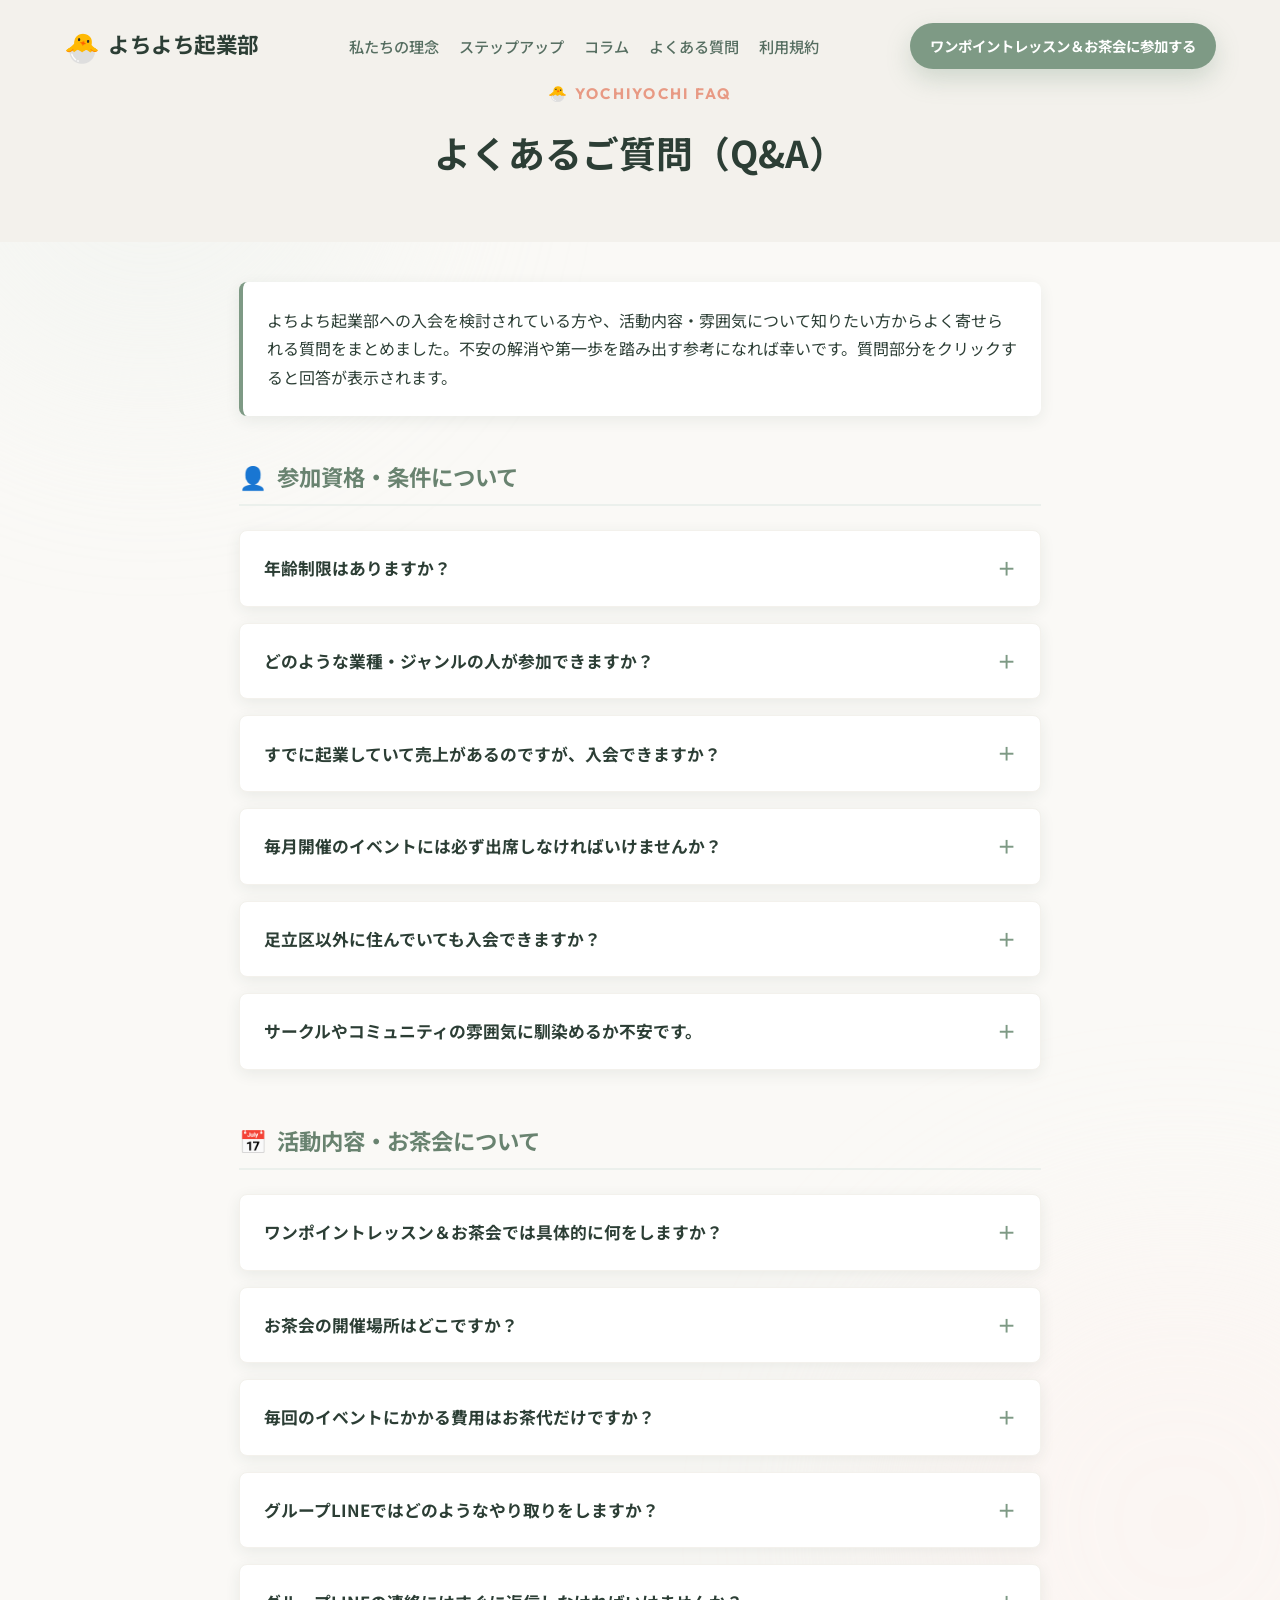
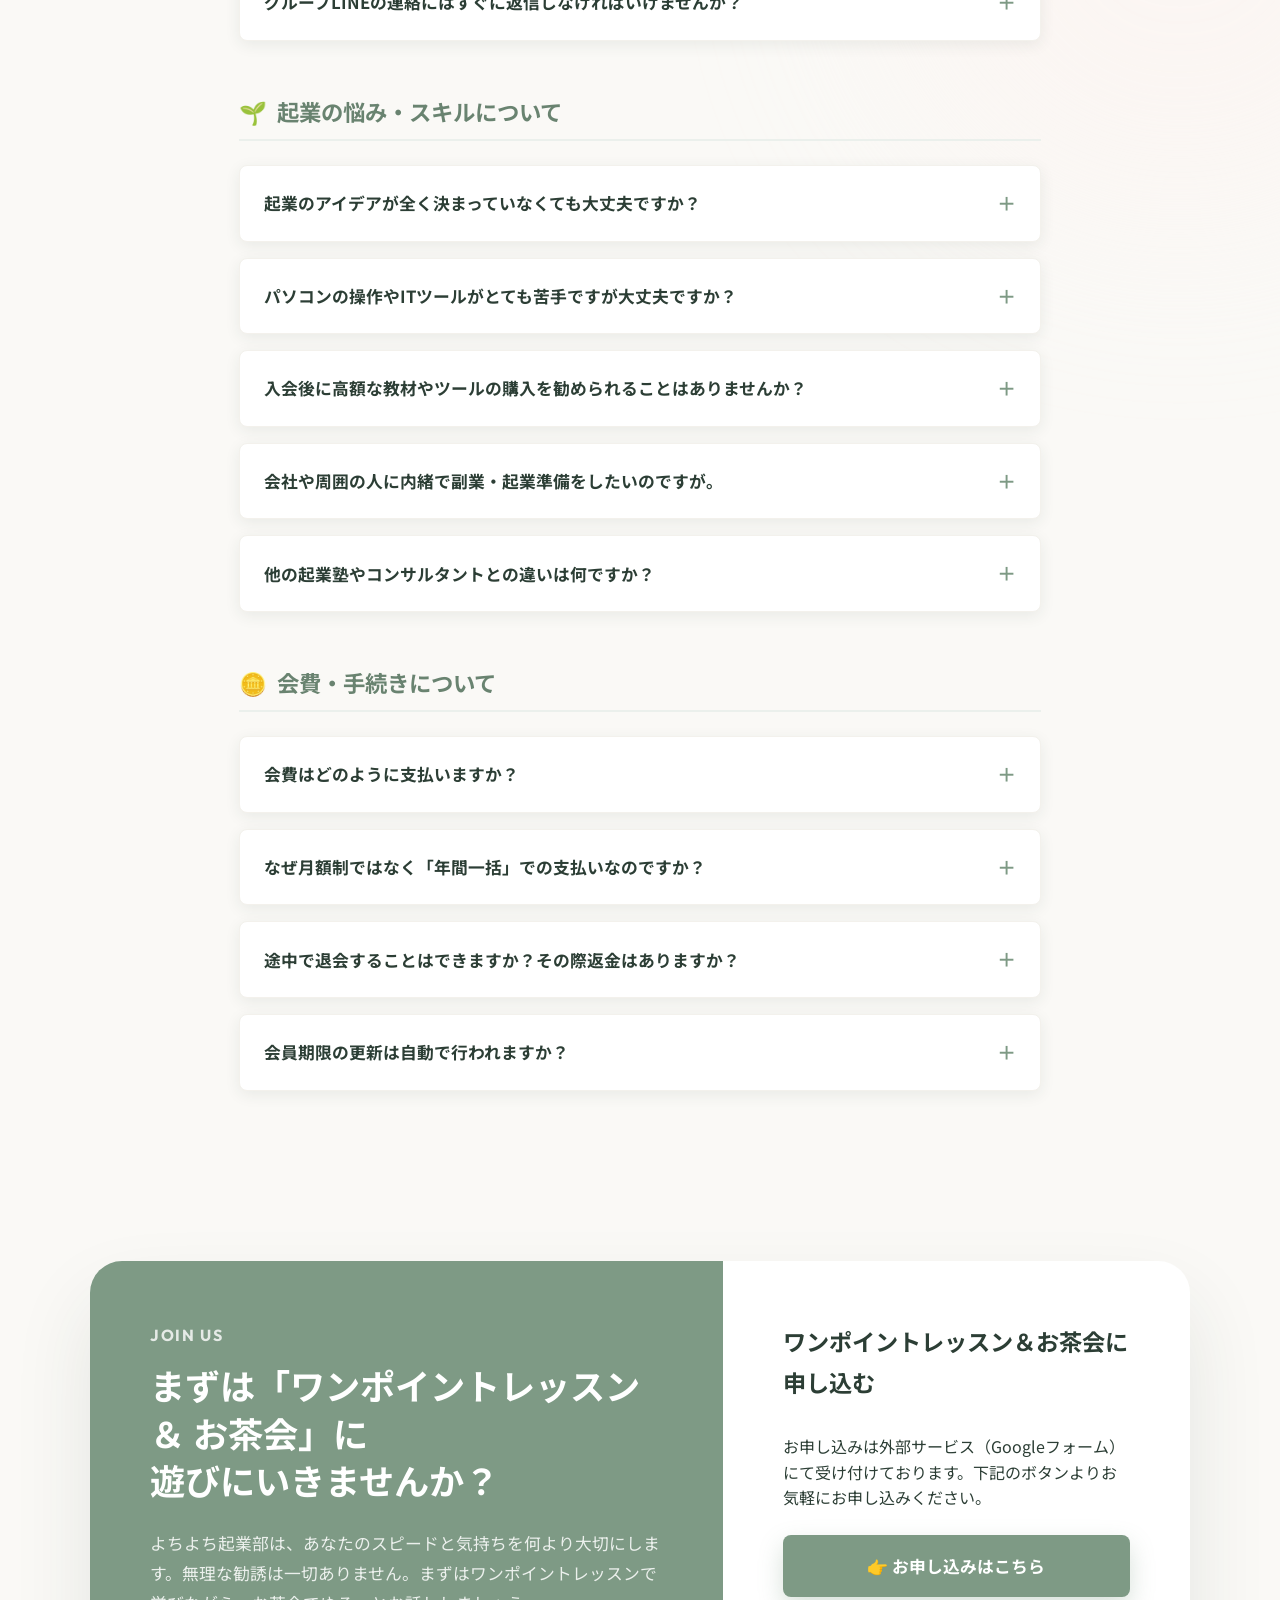
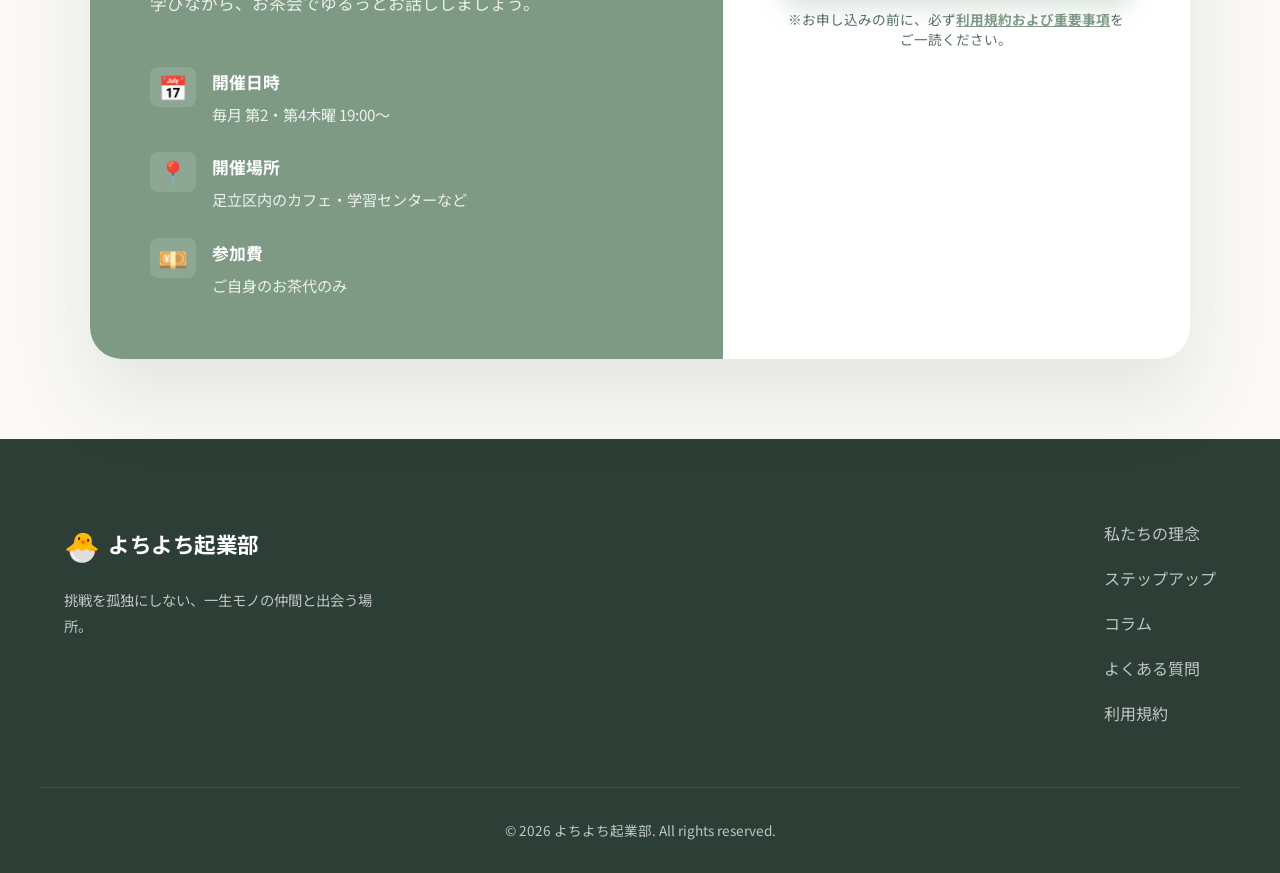
<file: faq.html>
<!DOCTYPE html>
<html lang="ja">
<head>
    <meta charset="UTF-8">
    <meta name="viewport" content="width=device-width, initial-scale=1.0">
    <meta name="description" content="よちよち起業部について、よくあるご質問と回答（Q&A）をまとめています。入会への不安や活動内容について網羅的に解説しています。">
    
    <title>よくあるご質問（Q&A） | よちよち起業部</title>
    
    <!-- Google Fonts -->
    <link rel="preconnect" href="https://fonts.googleapis.com">
    <link rel="preconnect" href="https://fonts.gstatic.com" crossorigin>
    <link href="https://fonts.googleapis.com/css2?family=Noto+Sans+JP:wght@300;400;500;700&family=Outfit:wght@300;400;600;700&display=swap" rel="stylesheet">
    
    <!-- CSS Stylesheet -->
    <link rel="stylesheet" href="style.css">
    
    <style>
        .faq-container {
            max-width: 850px;
            margin: 0 auto;
            padding: 40px 24px 80px 24px;
        }
        .faq-category-section {
            margin-bottom: 50px;
        }
        .faq-category-title {
            font-size: 1.4rem;
            margin-top: 40px;
            margin-bottom: 24px;
            color: var(--color-primary-hover);
            border-bottom: 2px solid var(--color-primary-light);
            padding-bottom: 8px;
            font-weight: 700;
            display: flex;
            align-items: center;
            gap: 10px;
        }
        .faq-item {
            background-color: var(--color-white);
            border-radius: var(--border-radius-sm);
            margin-bottom: 16px;
            box-shadow: 0 4px 15px var(--color-shadow);
            overflow: hidden;
            transition: var(--transition-smooth);
            border: 1px solid var(--color-bg-secondary);
        }
        .faq-item[open] {
            box-shadow: 0 10px 30px var(--color-shadow);
        }
        .faq-question {
            padding: 20px 24px;
            font-weight: 700;
            font-size: 1.05rem;
            cursor: pointer;
            list-style: none; /* Hide default arrow */
            position: relative;
            user-select: none;
            color: var(--color-text-primary);
            display: flex;
            justify-content: space-between;
            align-items: center;
            gap: 15px;
        }
        .faq-question::-webkit-details-marker {
            display: none; /* Hide default arrow in Safari */
        }
        .faq-question::after {
            content: '＋';
            font-size: 1.2rem;
            color: var(--color-primary);
            font-weight: 700;
            transition: transform 0.3s ease;
            flex-shrink: 0;
        }
        .faq-item[open] .faq-question::after {
            content: '−';
            color: var(--color-secondary);
        }
        .faq-answer {
            padding: 24px;
            color: var(--color-text-secondary);
            font-size: 0.95rem;
            line-height: 1.8;
            border-top: 1px solid var(--color-bg-secondary);
            background-color: #FAF9F6;
        }
        .faq-answer p {
            margin-bottom: 16px;
        }
        .faq-answer p:last-child {
            margin-bottom: 0;
        }
        .faq-answer strong {
            color: var(--color-text-primary);
        }
        .faq-title-section {
            padding: 80px 0 40px 0;
            background-color: var(--color-bg-secondary);
            position: relative;
        }
        .faq-intro-box {
            background-color: var(--color-white);
            padding: 24px;
            border-radius: var(--border-radius-sm);
            box-shadow: 0 4px 15px var(--color-shadow);
            margin-bottom: 30px;
            line-height: 1.8;
            font-size: 1rem;
            color: var(--color-text-primary);
            border-left: 4px solid var(--color-primary);
        }
    </style>
</head>
<body>
    <!-- Blurry Ambient Background Gradients -->
    <div class="ambient-glow glow-1"></div>
    <div class="ambient-glow glow-2"></div>

    <!-- Navigation Header -->
    <header class="main-header" id="main-header">
        <div class="container header-container">
            <a href="index.html" class="logo" id="logo-link">
                <span class="logo-icon">🐣</span>
                <span class="logo-text">よちよち起業部</span>
            </a>
            <nav class="nav-menu" id="nav-menu">
                <ul>
                    <li><a href="index.html#philosophy" id="nav-philosophy">私たちの理念</a></li>
                    <li><a href="index.html#stepup" id="nav-stepup">ステップアップ</a></li>
                    <li><a href="column.html" id="nav-column">コラム</a></li>
                    <li><a href="faq.html" id="nav-faq" class="active">よくある質問</a></li>
                    <li><a href="terms.html" id="nav-terms">利用規約</a></li>
                </ul>
            </nav>
            <div class="header-cta">
                <a href="index.html#contact" class="btn btn-primary btn-sm" id="header-cta-btn">ワンポイントレッスン＆お茶会に参加する</a>
            </div>
            <button class="mobile-nav-toggle" id="mobile-nav-toggle" aria-label="メニューを開閉する">
                <span class="bar"></span>
                <span class="bar"></span>
                <span class="bar"></span>
            </button>
        </div>
    </header>

    <main>
        <!-- Header Banner Section -->
        <section class="faq-title-section text-center">
            <div class="container">
                <span class="section-subtitle">🐣 YOCHIYOCHI FAQ</span>
                <h1 class="column-page-title" style="margin-top: 10px; font-weight: 700; font-size: 2.3rem;">よくあるご質問（Q&A）</h1>
            </div>
        </section>

        <!-- FAQ Content Section -->
        <section class="faq-container">
            <div class="faq-intro-box">
                よちよち起業部への入会を検討されている方や、活動内容・雰囲気について知りたい方からよく寄せられる質問をまとめました。不安の解消や第一歩を踏み出す参考になれば幸いです。質問部分をクリックすると回答が表示されます。
            </div>

            <!-- Category 1 -->
            <div class="faq-category-section">
                <h2 class="faq-category-title"><span>👤</span> 参加資格・条件について</h2>
                
                <details class="faq-item">
                    <summary class="faq-question">年齢制限はありますか？</summary>
                    <div class="faq-answer">
                        <p><strong>年齢制限は一切ございません。</strong> 学生の方から、会社員、主婦、シニア世代の方まで、幅広い年齢層の方が「一生モノの仲間」として対等に学び合っています。世代を超えた交流ができるのも魅力の1つです。</p>
                    </div>
                </details>

                <details class="faq-item">
                    <summary class="faq-question">どのような業種・ジャンルの人が参加できますか？</summary>
                    <div class="faq-answer">
                        <p><strong>業種やビジネスモデルの制限はありません。</strong> 飲食、サロン、カウンセラー、コーチング、Webデザイン、ライター、ハンドメイド作家など多種多様です。また、まだ具体的なアイデアが決まっていない方（たまご期）も歓迎いたします。</p>
                    </div>
                </details>

                <details class="faq-item">
                    <summary class="faq-question">すでに起業していて売上があるのですが、入会できますか？</summary>
                    <div class="faq-answer">
                        <p><strong>はい、歓迎いたします。</strong> ただし、当部は「助け合いと初心者サポート」を理念としております。他メンバーへの強引な売り込み、営業目的のみでの参加、高額なビジネス・マルチ商法への勧誘などを目的とした入会はお断りしております。</p>
                    </div>
                </details>

                <details class="faq-item">
                    <summary class="faq-question">毎月開催のイベントには必ず出席しなければいけませんか？</summary>
                    <div class="faq-answer">
                        <p>原則として、毎月開催される講座やお茶会には<strong>「なるべくご参加いただくこと」</strong>をお願いしております。顔を合わせるリアルな交流を大切にし、お互いの信頼関係を深く築くことを重視しているためです。ただし、どうしてもご都合が悪い場合は無理をせずお休みいただけます。</p>
                    </div>
                </details>

                <details class="faq-item">
                    <summary class="faq-question">足立区以外に住んでいても入会できますか？</summary>
                    <div class="faq-answer">
                        <p><strong>はい、どなたでも入会可能です。</strong> ただし、リアルな開催場所は足立区内（カフェや学習センターなど）が中心となりますので、定期的に足立区までお越しいただける方におすすめしております。</p>
                    </div>
                </details>

                <details class="faq-item">
                    <summary class="faq-question">サークルやコミュニティの雰囲気に馴染めるか不安です。</summary>
                    <div class="faq-answer">
                        <p>よちよち起業部は、一般的な起業塾のような月商アピールや競い合いを排し、<strong>「弱さを見せ合える優しい関係性」</strong>を何より大切にしています。事務局や先輩メンバーがアットホームにサポートしますので、内向的な方や人見知りの方でも安心して馴染んでいただけます。</p>
                    </div>
                </details>
            </div>

            <!-- Category 2 -->
            <div class="faq-category-section">
                <h2 class="faq-category-title"><span>📅</span> 活動内容・お茶会について</h2>

                <details class="faq-item">
                    <summary class="faq-question">ワンポイントレッスン＆お茶会では具体的に何をしますか？</summary>
                    <div class="faq-answer">
                        <p>前半は起業や副業の初期に役立つ「ちょっとしたノウハウ（名刺作り、SNS発信、開業届の手順など）」を学ぶ<strong>ワンポイントレッスン</strong>を行います。後半はお茶を片手に、メンバー同士で日頃の悩みや進捗をゆるっとお話しする<strong>交流会（お茶会）</strong>となります。</p>
                    </div>
                </details>

                <details class="faq-item">
                    <summary class="faq-question">お茶会の開催場所はどこですか？</summary>
                    <div class="faq-answer">
                        <p>基本的には<strong>足立区内のカフェや公共の学習センター</strong>、または部員の日程調整の都合に合わせてオンライン（ZOOM）等で開催します。具体的な開催場所は毎回事前にアナウンスされます。</p>
                    </div>
                </details>

                <details class="faq-item">
                    <summary class="faq-question">毎回のイベントにかかる費用はお茶代だけですか？</summary>
                    <div class="faq-answer">
                        <p>会員の方は、毎月のレッスンやお茶会への参加自体は<strong>原則無料（追加の参加費なし）</strong>です。ただし、各自が注文するお茶代や食事代については自己負担となります。また、会場をレンタルする際に別途数百円程度の会場実費を割り勘でご負担いただく場合があります。</p>
                    </div>
                </details>

                <details class="faq-item">
                    <summary class="faq-question">グループLINEではどのようなやり取りをしますか？</summary>
                    <div class="faq-answer">
                        <p>事務局からの事務連絡やイベント案内、日程調整のほか、メンバー間の<strong>「チラシができたので見てほしい！」「今週の小さな活動報告」</strong>といった、温かい雑談や気軽な相談、お互いのサービスの応援やテストモニター募集などに利用しています。</p>
                    </div>
                </details>

                <details class="faq-item">
                    <summary class="faq-question">グループLINEの連絡にはすぐに返信しなければいけませんか？</summary>
                    <div class="faq-answer">
                        <p>いいえ、<strong>返信はご自身の無理のない範囲で（任意で）行ってください。</strong> 既読スルーや返信がないことに対して非難することは利用規約で固く禁止されています。ご自身のペースを何より尊重します。</p>
                    </div>
                </details>
            </div>

            <!-- Category 3 -->
            <div class="faq-category-section">
                <h2 class="faq-category-title"><span>🌱</span> 起業の悩み・スキルについて</h2>

                <details class="faq-item">
                    <summary class="faq-question">起業のアイデアが全く決まっていなくても大丈夫ですか？</summary>
                    <div class="faq-answer">
                        <p><strong>大歓迎です！</strong> 当部ではこれを「たまご期」と呼んでいます。最初から完璧なビジネスプランを用意する必要はありません。他のメンバーの活動を見たり、お茶会での対話を通じて、「自分が本当にやりたいこと」をじっくり探して温めていきましょう。</p>
                    </div>
                </details>

                <details class="faq-item">
                    <summary class="faq-question">パソコンの操作やITツールがとても苦手ですが大丈夫ですか？</summary>
                    <div class="faq-answer">
                        <p><strong>全く心配ありません。</strong> 名刺・チラシの作り方や、便利なITツール（生成AIなどの簡単な活用など）を、お茶会やレッスンで初心者向けに噛み砕いてお教えしています。得意な部員が優しくサポートしますので、一緒に学んでいきましょう。</p>
                    </div>
                </details>

                <details class="faq-item">
                    <summary class="faq-question">入会後に高額な教材やツールの購入を勧められることはありませんか？</summary>
                    <div class="faq-answer">
                        <p><strong>一切ありません。</strong> 当部ではそのようなビジネス目的の利用を固く禁じております。他者へのしつこい売り込みやマルチ商法への勧誘などが発覚した場合は、利用規約に基づき即時退会処分といたします。</p>
                    </div>
                </details>

                <details class="faq-item">
                    <summary class="faq-question">会社や周囲の人に内緒で副業・起業準備をしたいのですが。</summary>
                    <div class="faq-answer">
                        <p>活動の様子をSNS等に掲載する際、集合写真を使用することがありますが、<strong>事前にお申し出いただければ顔隠しの加工等の配慮を行います。</strong> プライバシーを尊重いたしますので、安心してご相談ください。</p>
                    </div>
                </details>

                <details class="faq-item">
                    <summary class="faq-question">他の起業塾やコンサルタントとの違いは何ですか？</summary>
                    <div class="faq-answer">
                        <p>一般的な起業塾のような成果や売上の強制、プレッシャーとなる目標設定はありません。よちよち起業部は<strong>「一人の孤独をなくすこと」「お互いのサービスを安心してテストし合える優しい仲間と出会うこと」</strong>を最優先としたコミュニティです。</p>
                    </div>
                </details>
            </div>

            <!-- Category 4 -->
            <div class="faq-category-section">
                <h2 class="faq-category-title"><span>🪙</span> 会費・手続きについて</h2>

                <details class="faq-item">
                    <summary class="faq-question">会費はどのように支払いますか？</summary>
                    <div class="faq-answer">
                        <p>入会時に<strong>1年分の会費を一括</strong>でお支払いいただきます。お支払い方法は、銀行振込またはクレジットカード等がご利用いただけます。月々2,000円という低リスクな料金設計となっております。</p>
                    </div>
                </details>

                <details class="faq-item">
                    <summary class="faq-question">なぜ月額制ではなく「年間一括」での支払いなのですか？</summary>
                    <div class="faq-answer">
                        <p>焦らずにじっくり自分のビジネスを育てる時間（1年間）を自分自身に持っていただくこと、また、お互いを思いやれる「一生モノの仲間」と長期的な信頼関係を築くためです。また、サークルの安全で温かい秩序を守るための仕組みでもあります。</p>
                    </div>
                </details>

                <details class="faq-item">
                    <summary class="faq-question">途中で退会することはできますか？その際返金はありますか？</summary>
                    <div class="faq-answer">
                        <p><strong>退会自体はいつでも可能</strong>です。ただし、一度お支払いいただいた年間会費につきましては、理由の如何を問わず返金いたしかねますのでご了承ください。</p>
                    </div>
                </details>

                <details class="faq-item">
                    <summary class="faq-question">会員期限の更新は自動で行われますか？</summary>
                    <div class="faq-answer">
                        <p><strong>会員資格は1年ごとの自動更新となります。</strong> 期間満了の1ヶ月前までに退会のお申し出がない場合、自動的に1年間更新されます。更新を希望されない場合は、必ず期間満了の1ヶ月前までに事務局までご連絡ください。</p>
                    </div>
                </details>
            </div>
        </section>

        <!-- CTA Section -->
        <section class="contact-section" id="contact" style="padding-top: 40px; padding-bottom: 80px;">
            <div class="container">
                <div class="contact-card-wrapper">
                    <div class="contact-info">
                        <span class="subtitle">Join Us</span>
                        <h2 class="contact-title">まずは「ワンポイントレッスン ＆ お茶会」に<br>遊びにいきませんか？</h2>
                        <p class="contact-desc">
                            よちよち起業部は、あなたのスピードと気持ちを何より大切にします。無理な勧誘は一切ありません。まずはワンポイントレッスンで学びながら、お茶会でゆるっとお話ししましょう。
                        </p>
                        <div class="contact-meta">
                            <div class="meta-item">
                                <span class="meta-icon">📅</span>
                                <div>
                                    <strong>開催日時</strong>
                                    <p>毎月 第2・第4木曜 19:00〜</p>
                                </div>
                            </div>
                            <div class="meta-item">
                                <span class="meta-icon">📍</span>
                                <div>
                                    <strong>開催場所</strong>
                                    <p>足立区内のカフェ・学習センターなど</p>
                                </div>
                            </div>
                            <div class="meta-item">
                                <span class="meta-icon">💴</span>
                                <div>
                                    <strong>参加費</strong>
                                    <p>ご自身のお茶代のみ</p>
                                </div>
                            </div>
                        </div>
                    </div>
                    
                    <div class="contact-form-container">
                        <h3 class="form-title">ワンポイントレッスン＆お茶会に申し込む</h3>
                        <p style="margin-bottom: 24px; color: var(--text-muted); line-height: 1.6;">
                            お申し込みは外部サービス（Googleフォーム）にて受け付けております。下記のボタンよりお気軽にお申し込みください。
                        </p>
                        <a href="https://docs.google.com/forms/d/e/1FAIpQLSc3js88L76QkptIK8jZfHH8GuGqnYndA6zL57HHYK1vQt4Bvg/viewform" target="_blank" rel="noopener noreferrer" class="btn btn-primary btn-block text-center" style="display: block; text-decoration: none; padding: 16px 20px; font-weight: bold; border-radius: 8px;">
                            <span>👉 お申し込みはこちら</span>
                        </a>
                        <p style="margin-top: 12px; font-size: 0.85rem; color: var(--color-text-secondary); text-align: center; line-height: 1.5;">
                            ※お申し込みの前に、必ず<a href="terms.html" style="text-decoration: underline; color: var(--color-primary); font-weight: bold;">利用規約および重要事項</a>をご一読ください。
                        </p>
                    </div>
                </div>
            </div>
        </section>
    </main>

    <!-- Footer -->
    <footer class="main-footer">
        <div class="container footer-container">
            <div class="footer-brand">
                <a href="index.html" class="logo">
                    <span class="logo-icon">🐣</span>
                    <span class="logo-text">よちよち起業部</span>
                </a>
                <p class="footer-slogan">挑戦を孤独にしない、一生モノの仲間と出会う場所。</p>
            </div>
            <div class="footer-links">
                <ul>
                    <li><a href="index.html#philosophy">私たちの理念</a></li>
                    <li><a href="index.html#stepup">ステップアップ</a></li>
                    <li><a href="column.html">コラム</a></li>
                    <li><a href="faq.html">よくある質問</a></li>
                    <li><a href="terms.html">利用規約</a></li>
                </ul>
            </div>
        </div>
        <div class="footer-bottom">
            <div class="container footer-bottom-container">
                <p class="copyright">&copy; 2026 よちよち起業部. All rights reserved.</p>
            </div>
        </div>
    </footer>

    <!-- JavaScript File -->
    <script src="app.js"></script>
</body>
</html>
</file>
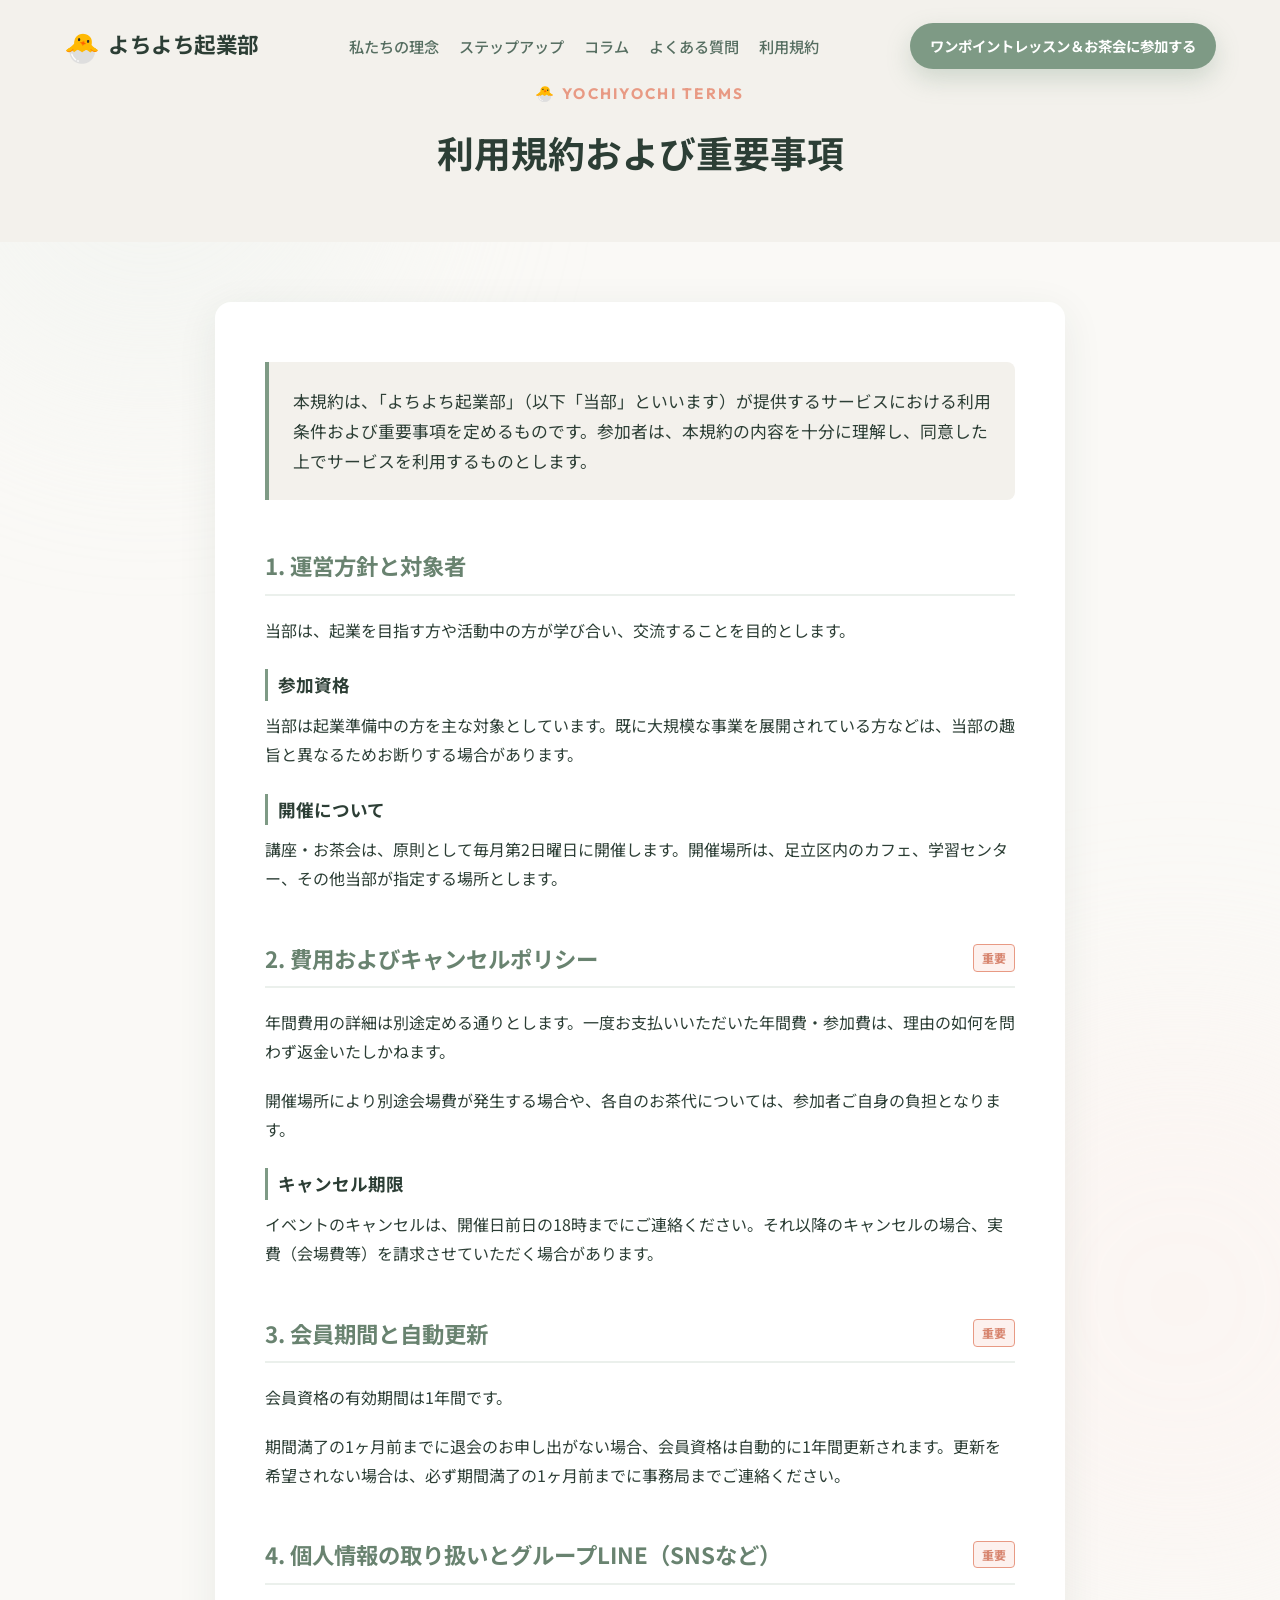
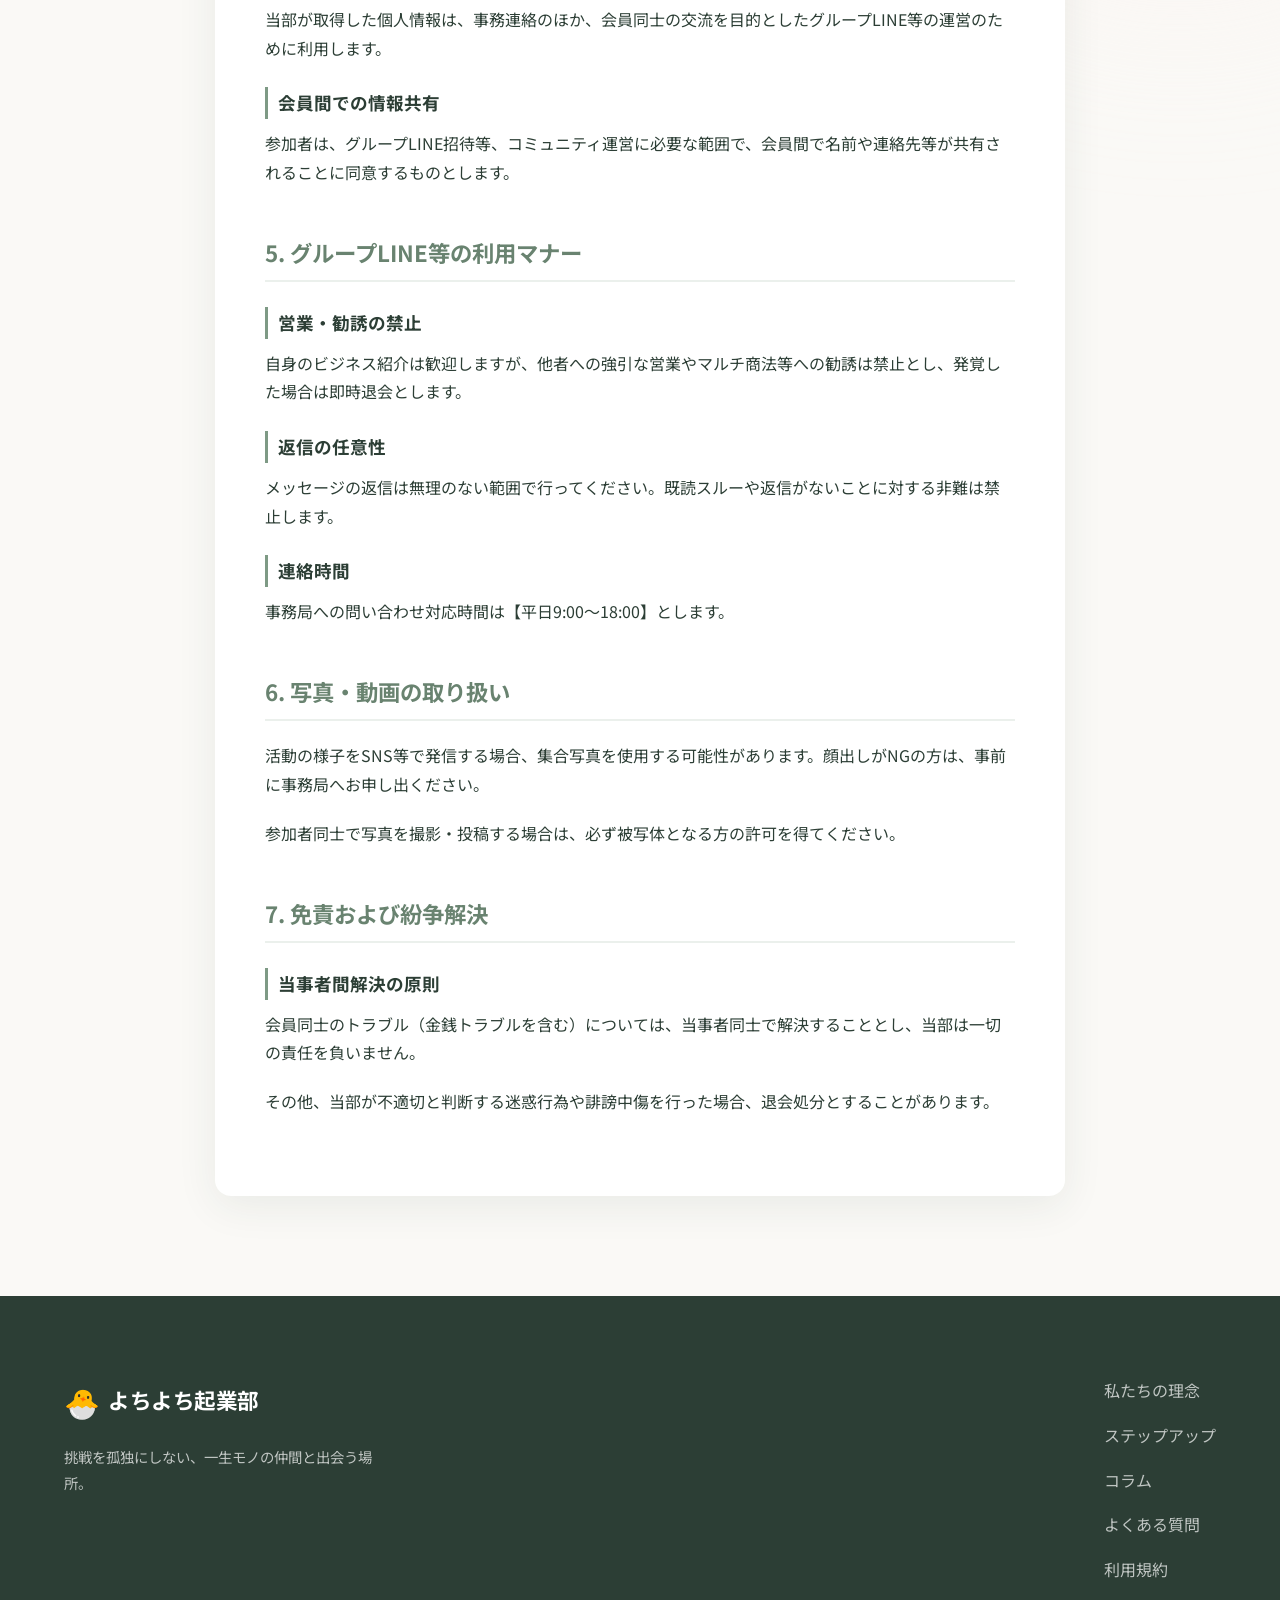
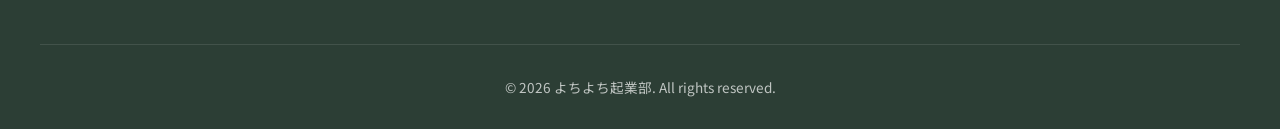
<file: terms.html>
<!DOCTYPE html>
<html lang="ja">
<head>
    <meta charset="UTF-8">
    <meta name="viewport" content="width=device-width, initial-scale=1.0">
    <meta name="description" content="よちよち起業部の利用規約および重要事項について説明する page です。">
    
    <title>利用規約および重要事項 | よちよち起業部</title>
    
    <!-- Google Fonts -->
    <link rel="preconnect" href="https://fonts.googleapis.com">
    <link rel="preconnect" href="https://fonts.gstatic.com" crossorigin>
    <link href="https://fonts.googleapis.com/css2?family=Noto+Sans+JP:wght@300;400;500;700&family=Outfit:wght@300;400;600;700&display=swap" rel="stylesheet">
    
    <!-- CSS Stylesheet -->
    <link rel="stylesheet" href="style.css">
    
    <style>
        .terms-container {
            max-width: 850px;
            margin: 0 auto;
            padding: 60px 50px;
            background-color: var(--color-white);
            border-radius: var(--border-radius-md);
            box-shadow: 0 10px 40px var(--color-shadow);
        }
        @media (max-width: 768px) {
            .terms-container {
                padding: 40px 24px;
            }
        }
        .terms-title-section {
            padding: 80px 0 40px 0;
            background-color: var(--color-bg-secondary);
            position: relative;
        }
        .terms-content {
            line-height: 1.8;
            color: var(--color-text-primary);
        }
        .terms-content p {
            margin-bottom: 20px;
            font-size: 1rem;
        }
        .terms-content h2 {
            font-size: 1.4rem;
            margin-top: 45px;
            margin-bottom: 20px;
            padding-bottom: 8px;
            border-bottom: 2px solid var(--color-primary-light);
            color: var(--color-primary-hover);
            display: flex;
            align-items: center;
            justify-content: space-between;
        }
        .terms-content h3 {
            font-size: 1.1rem;
            margin-top: 25px;
            margin-bottom: 10px;
            color: var(--color-text-primary);
            border-left: 3px solid var(--color-primary);
            padding-left: 10px;
        }
        .important-badge {
            background-color: var(--color-secondary-light);
            color: var(--color-secondary-hover);
            padding: 2px 8px;
            border-radius: 4px;
            font-size: 0.75rem;
            font-weight: bold;
            border: 1px solid var(--color-secondary);
            text-transform: uppercase;
        }
        .terms-intro {
            font-size: 1.05rem;
            margin-bottom: 40px;
            padding: 24px;
            background-color: var(--color-bg-secondary);
            border-left: 4px solid var(--color-primary);
            border-radius: 0 var(--border-radius-sm) var(--border-radius-sm) 0;
            line-height: 1.8;
        }
    </style>
</head>
<body>
    <!-- Blurry Ambient Background Gradients -->
    <div class="ambient-glow glow-1"></div>
    <div class="ambient-glow glow-2"></div>

    <!-- Navigation Header -->
    <header class="main-header" id="main-header">
        <div class="container header-container">
            <a href="index.html" class="logo" id="logo-link">
                <span class="logo-icon">🐣</span>
                <span class="logo-text">よちよち起業部</span>
            </a>
            <nav class="nav-menu" id="nav-menu">
                <ul>
                    <li><a href="index.html#philosophy" id="nav-philosophy">私たちの理念</a></li>
                    <li><a href="index.html#stepup" id="nav-stepup">ステップアップ</a></li>
                    <li><a href="column.html" id="nav-column">コラム</a></li>
                    <li><a href="faq.html" id="nav-faq">よくある質問</a></li>
                    <li><a href="terms.html" id="nav-terms" class="active">利用規約</a></li>
                </ul>
            </nav>
            <div class="header-cta">
                <a href="index.html#contact" class="btn btn-primary btn-sm" id="header-cta-btn">ワンポイントレッスン＆お茶会に参加する</a>
            </div>
            <button class="mobile-nav-toggle" id="mobile-nav-toggle" aria-label="メニューを開閉する">
                <span class="bar"></span>
                <span class="bar"></span>
                <span class="bar"></span>
            </button>
        </div>
    </header>

    <main>
        <!-- Header Banner Section -->
        <section class="terms-title-section text-center">
            <div class="container">
                <span class="section-subtitle">🐣 YOCHIYOCHI TERMS</span>
                <h1 class="column-page-title" style="margin-top: 10px; font-weight: 700; font-size: 2.3rem;">利用規約および重要事項</h1>
            </div>
        </section>

        <!-- Terms Content Section -->
        <section style="padding: 60px 0 100px 0;">
            <div class="container">
                <div class="terms-container">
                    <div class="terms-content">
                        <div class="terms-intro">
                            本規約は、「よちよち起業部」（以下「当部」といいます）が提供するサービスにおける利用条件および重要事項を定めるものです。参加者は、本規約の内容を十分に理解し、同意した上でサービスを利用するものとします。
                        </div>

                        <h2>1. 運営方針と対象者</h2>
                        <p>当部は、起業を目指す方や活動中の方が学び合い、交流することを目的とします。</p>
                        
                        <h3>参加資格</h3>
                        <p>当部は起業準備中の方を主な対象としています。既に大規模な事業を展開されている方などは、当部の趣旨と異なるためお断りする場合があります。</p>
                        
                        <h3>開催について</h3>
                        <p>講座・お茶会は、原則として毎月第2日曜日に開催します。開催場所は、足立区内のカフェ、学習センター、その他当部が指定する場所とします。</p>

                        <h2>2. 費用およびキャンセルポリシー <span class="important-badge">重要</span></h2>
                        <p>年間費用の詳細は別途定める通りとします。一度お支払いいただいた年間費・参加費は、理由の如何を問わず返金いたしかねます。</p>
                        <p>開催場所により別途会場費が発生する場合や、各自のお茶代については、参加者ご自身の負担となります。</p>
                        
                        <h3>キャンセル期限</h3>
                        <p>イベントのキャンセルは、開催日前日の18時までにご連絡ください。それ以降のキャンセルの場合、実費（会場費等）を請求させていただく場合があります。</p>

                        <h2>3. 会員期間と自動更新 <span class="important-badge">重要</span></h2>
                        <p>会員資格の有効期間は1年間です。</p>
                        <p>期間満了の1ヶ月前までに退会のお申し出がない場合、会員資格は自動的に1年間更新されます。更新を希望されない場合は、必ず期間満了の1ヶ月前までに事務局までご連絡ください。</p>

                        <h2>4. 個人情報の取り扱いとグループLINE（SNSなど） <span class="important-badge">重要</span></h2>
                        <p>当部が取得した個人情報は、事務連絡のほか、会員同士の交流を目的としたグループLINE等の運営のために利用します。</p>
                        
                        <h3>会員間での情報共有</h3>
                        <p>参加者は、グループLINE招待等、コミュニティ運営に必要な範囲で、会員間で名前や連絡先等が共有されることに同意するものとします。</p>

                        <h2>5. グループLINE等の利用マナー</h2>
                        <h3>営業・勧誘の禁止</h3>
                        <p>自身のビジネス紹介は歓迎しますが、他者への強引な営業やマルチ商法等への勧誘は禁止とし、発覚した場合は即時退会とします。</p>
                        
                        <h3>返信の任意性</h3>
                        <p>メッセージの返信は無理のない範囲で行ってください。既読スルーや返信がないことに対する非難は禁止します。</p>
                        
                        <h3>連絡時間</h3>
                        <p>事務局への問い合わせ対応時間は【平日9:00〜18:00】とします。</p>

                        <h2>6. 写真・動画の取り扱い</h2>
                        <p>活動の様子をSNS等で発信する場合、集合写真を使用する可能性があります。顔出しがNGの方は、事前に事務局へお申し出ください。</p>
                        <p>参加者同士で写真を撮影・投稿する場合は、必ず被写体となる方の許可を得てください。</p>

                        <h2>7. 免責および紛争解決</h2>
                        <h3>当事者間解決の原則</h3>
                        <p>会員同士のトラブル（金銭トラブルを含む）については、当事者同士で解決することとし、当部は一切の責任を負いません。</p>
                        <p>その他、当部が不適切と判断する迷惑行為や誹謗中傷を行った場合、退会処分とすることがあります。</p>
                    </div>
                </div>
            </div>
        </section>
    </main>

    <!-- Footer -->
    <footer class="main-footer">
        <div class="container footer-container">
            <div class="footer-brand">
                <a href="index.html" class="logo">
                    <span class="logo-icon">🐣</span>
                    <span class="logo-text">よちよち起業部</span>
                </a>
                <p class="footer-slogan">挑戦を孤独にしない、一生モノの仲間と出会う場所。</p>
            </div>
            <div class="footer-links">
                <ul>
                    <li><a href="index.html#philosophy">私たちの理念</a></li>
                    <li><a href="index.html#stepup">ステップアップ</a></li>
                    <li><a href="column.html">コラム</a></li>
                    <li><a href="faq.html">よくある質問</a></li>
                    <li><a href="terms.html">利用規約</a></li>
                </ul>
            </div>
        </div>
        <div class="footer-bottom">
            <div class="container footer-bottom-container">
                <p class="copyright">&copy; 2026 よちよち起業部. All rights reserved.</p>
            </div>
        </div>
    </footer>

    <!-- JavaScript File -->
    <script src="app.js"></script>
</body>
</html>
</file>
<file: style.css>
/* ==========================================================================
   よちよち起業部 - Design System & Stylesheet
   ========================================================================== */

/* --------------------------------------------------------------------------
   1. Root Variables & Theme Definition
   -------------------------------------------------------------------------- */
:root {
    /* Color Palette */
    --color-bg-primary: #FAF9F6;      /* Off-white / Ivory */
    --color-bg-secondary: #F3F1EC;    /* Slightly darker warm tint */
    --color-bg-glass: rgba(250, 249, 246, 0.75); /* Translucent glass */
    
    --color-text-primary: #2C3E35;    /* Very dark green-grey for high readability */
    --color-text-secondary: #566E61;  /* Soft forest grey */
    --color-text-light: #8FA496;      /* Muted sage */
    
    --color-primary: #7E9A85;         /* Calm Sage Green */
    --color-primary-hover: #698370;   /* Deeper Sage */
    --color-primary-light: #EBF0EC;   /* Gentle Green Tint */
    
    --color-secondary: #E89A84;       /* Terracotta Peach */
    --color-secondary-hover: #D7856F;
    --color-secondary-light: #FDF1EE;
    
    --color-accent: #D4AF37;          /* Soft Honey Gold */
    --color-white: #FFFFFF;
    --color-shadow: rgba(44, 62, 53, 0.08);
    --color-shadow-hover: rgba(44, 62, 53, 0.15);
    
    /* Gradients */
    --gradient-hero: linear-gradient(135deg, #7E9A85 0%, #B8C6AF 100%);
    --gradient-peach: linear-gradient(135deg, #E89A84 0%, #F5C6BA 100%);
    --gradient-accent: linear-gradient(135deg, #7E9A85 0%, #E89A84 100%);
    
    /* Typography */
    --font-primary: 'Noto Sans JP', sans-serif;
    --font-display: 'Outfit', 'Noto Sans JP', sans-serif;
    
    /* Layout & Animation values */
    --border-radius-sm: 8px;
    --border-radius-md: 16px;
    --border-radius-lg: 32px;
    --transition-smooth: all 0.4s cubic-bezier(0.16, 1, 0.3, 1);
}

/* --------------------------------------------------------------------------
   2. Reset & General Setup
   -------------------------------------------------------------------------- */
*, *::before, *::after {
    box-sizing: border-box;
    margin: 0;
    padding: 0;
}

html {
    scroll-behavior: smooth;
    font-size: 16px;
}

body {
    font-family: var(--font-primary);
    background-color: var(--color-bg-primary);
    color: var(--color-text-primary);
    line-height: 1.8;
    overflow-x: hidden;
    position: relative;
}

a {
    color: inherit;
    text-decoration: none;
    transition: var(--transition-smooth);
}

img {
    max-width: 100%;
    height: auto;
    display: block;
}

ul {
    list-style: none;
}

/* --------------------------------------------------------------------------
   3. Utility Classes & Layout Containers
   -------------------------------------------------------------------------- */
.container {
    width: 100%;
    max-width: 1200px;
    margin: 0 auto;
    padding: 0 24px;
}

.text-center { text-align: center; }
.highlight-gradient {
    background: var(--gradient-accent);
    -webkit-background-clip: text;
    -webkit-text-fill-color: transparent;
    font-weight: 700;
}

/* Ambient Moving/Glowing Orbs */
.ambient-glow {
    position: absolute;
    border-radius: 50%;
    filter: blur(100px);
    opacity: 0.4;
    z-index: -1;
    pointer-events: none;
    transition: var(--transition-smooth);
}
.glow-1 {
    width: 500px;
    height: 500px;
    background-color: var(--color-primary-light);
    top: -100px;
    left: -100px;
}
.glow-2 {
    width: 600px;
    height: 600px;
    background-color: var(--color-secondary-light);
    top: 30%;
    right: -200px;
}
.glow-3 {
    width: 400px;
    height: 400px;
    background-color: #F7EAD3;
    bottom: 10%;
    left: -100px;
}

/* Section Common Layout */
section {
    padding: 100px 0;
    position: relative;
}

.section-header {
    max-width: 700px;
    margin: 0 auto 60px;
}
.section-subtitle {
    font-family: var(--font-display);
    color: var(--color-secondary);
    font-size: 0.95rem;
    font-weight: 700;
    letter-spacing: 0.15em;
    text-transform: uppercase;
    display: block;
    margin-bottom: 12px;
}
.section-title {
    font-size: 2.25rem;
    font-weight: 700;
    line-height: 1.4;
    margin-bottom: 20px;
}
.section-description {
    color: var(--color-text-secondary);
    font-size: 1.1rem;
}

/* --------------------------------------------------------------------------
   4. Buttons & Interactive Elements
   -------------------------------------------------------------------------- */
.btn {
    display: inline-flex;
    align-items: center;
    justify-content: center;
    font-weight: 700;
    padding: 16px 36px;
    border-radius: 50px;
    transition: var(--transition-smooth);
    cursor: pointer;
    font-size: 1.05rem;
    border: none;
    white-space: nowrap;
}

.btn-primary {
    background-color: var(--color-primary);
    color: var(--color-white);
    box-shadow: 0 10px 25px rgba(126, 154, 133, 0.3);
}
.btn-primary:hover {
    background-color: var(--color-primary-hover);
    transform: translateY(-3px);
    box-shadow: 0 15px 30px rgba(126, 154, 133, 0.4);
}

.btn-secondary {
    background-color: var(--color-white);
    color: var(--color-primary);
    border: 2px solid var(--color-primary-light);
    box-shadow: 0 5px 15px rgba(0, 0, 0, 0.02);
}
.btn-secondary:hover {
    background-color: var(--color-primary-light);
    transform: translateY(-3px);
}

.btn-sm {
    padding: 10px 20px;
    font-size: 0.9rem;
}
.btn-lg {
    padding: 20px 42px;
    font-size: 1.1rem;
}
.btn-block {
    width: 100%;
}

.btn-arrow {
    margin-left: 8px;
    transition: var(--transition-smooth);
}
.btn:hover .btn-arrow {
    transform: translateX(4px);
}

/* Badge style */
.badge {
    display: inline-block;
    padding: 6px 16px;
    background-color: var(--color-primary-light);
    color: var(--color-primary);
    border-radius: 50px;
    font-size: 0.85rem;
    font-weight: 700;
    margin-bottom: 24px;
}

/* --------------------------------------------------------------------------
   5. Header & Navigation (Glassmorphism)
   -------------------------------------------------------------------------- */
.main-header {
    position: fixed;
    top: 0;
    left: 0;
    width: 100%;
    z-index: 1000;
    padding: 20px 0;
    background-color: transparent;
    transition: var(--transition-smooth);
}

.main-header.scrolled {
    background-color: var(--color-bg-glass);
    backdrop-filter: blur(12px);
    -webkit-backdrop-filter: blur(12px);
    box-shadow: 0 10px 30px var(--color-shadow);
    padding: 12px 0;
}

.header-container {
    display: flex;
    align-items: center;
    justify-content: space-between;
}

.logo {
    display: flex;
    align-items: center;
    gap: 8px;
}
.logo-icon {
    font-size: 1.8rem;
}
.logo-text {
    font-family: var(--font-display);
    font-weight: 700;
    font-size: 1.35rem;
    letter-spacing: -0.02em;
    white-space: nowrap;
}

.nav-menu ul {
    display: flex;
    gap: 20px;
}
.nav-menu a {
    font-size: 0.95rem;
    font-weight: 500;
    color: var(--color-text-secondary);
    position: relative;
    padding: 8px 0;
    white-space: nowrap;
}
.nav-menu a::after {
    content: '';
    position: absolute;
    bottom: 0;
    left: 0;
    width: 0;
    height: 2px;
    background-color: var(--color-primary);
    transition: var(--transition-smooth);
}
.nav-menu a:hover {
    color: var(--color-primary);
}
.nav-menu a:hover::after {
    width: 100%;
}

/* Hamburger toggle menu */
.mobile-nav-toggle {
    display: none;
    background: transparent;
    border: none;
    cursor: pointer;
    flex-direction: column;
    gap: 6px;
}
.mobile-nav-toggle .bar {
    width: 25px;
    height: 2px;
    background-color: var(--color-text-primary);
    transition: var(--transition-smooth);
}

/* --------------------------------------------------------------------------
   6. Hero Section
   -------------------------------------------------------------------------- */
.hero-section {
    padding-top: 180px;
    padding-bottom: 120px;
    min-height: 100vh;
    display: flex;
    align-items: center;
    background-color: var(--color-white); /* White background to match step_growth.jpg */
}

.hero-container {
    display: grid;
    grid-template-columns: 1.1fr 0.9fr;
    align-items: center;
    gap: 60px;
}

.hero-title {
    font-size: 3.5rem;
    font-weight: 700;
    line-height: 1.25;
    letter-spacing: -0.01em;
    margin-bottom: 24px;
}

.hero-description {
    font-size: 1.15rem;
    color: var(--color-text-secondary);
    margin-bottom: 40px;
}

.hero-actions {
    display: flex;
    gap: 20px;
    flex-wrap: wrap;
}

/* Hero image visual effect */
.hero-image-wrapper {
    position: relative;
    border-radius: var(--border-radius-lg);
    box-shadow: 0 30px 60px rgba(44, 62, 53, 0.12);
    overflow: hidden;
}
.hero-image-backdrop {
    position: absolute;
    inset: 0;
    background: linear-gradient(to top, rgba(126, 154, 133, 0.15) 0%, transparent 70%);
    pointer-events: none;
}
.hero-image {
    width: 100%;
    transform: scale(1.02);
    transition: var(--transition-smooth);
}
.hero-image-wrapper:hover .hero-image {
    transform: scale(1.05);
}

/* --------------------------------------------------------------------------
   7. Philosophy Section
   -------------------------------------------------------------------------- */
.philosophy-section {
    background-color: var(--color-bg-secondary);
}

.philosophy-slogan {
    font-size: 1.35rem;
    font-weight: 500;
    color: var(--color-text-secondary);
    line-height: 1.6;
    margin-top: 16px;
    border-left: 3px solid var(--color-secondary);
    padding-left: 20px;
    display: inline-block;
    text-align: left;
}

.philosophy-grid {
    display: grid;
    grid-template-columns: 1fr 1fr;
    gap: 60px;
    align-items: center;
}

.lead-paragraph {
    font-size: 1.2rem;
    font-weight: 500;
    color: var(--color-text-primary);
    line-height: 1.7;
    margin-bottom: 24px;
}

.philosophy-text p {
    color: var(--color-text-secondary);
    margin-bottom: 20px;
}

.comparison-container {
    display: flex;
    align-items: center;
    gap: 16px;
    justify-content: center;
}

.comparison-item {
    flex: 1;
    text-align: center;
}

.comparison-label {
    font-size: 0.85rem;
    font-weight: 700;
    color: var(--color-text-secondary);
    margin-bottom: 10px;
    display: block;
    background-color: var(--color-white);
    padding: 4px 8px;
    border-radius: 4px;
    box-shadow: 0 2px 6px var(--color-shadow);
}

.image-frame {
    border-radius: var(--border-radius-md);
    overflow: hidden;
    box-shadow: 0 15px 35px var(--color-shadow);
    border: 3px solid var(--color-white);
    transition: var(--transition-smooth);
}
.image-frame:hover {
    transform: translateY(-5px);
    box-shadow: 0 20px 40px var(--color-shadow-hover);
}

.comparison-img {
    width: 100%;
    display: block;
}

.comparison-divider {
    font-size: 1.8rem;
    display: flex;
    align-items: center;
    justify-content: center;
    color: var(--color-secondary);
    animation: pulse 2s infinite ease-in-out;
}

@keyframes pulse {
    0%, 100% { transform: scale(1); }
    50% { transform: scale(1.15); }
}

/* --------------------------------------------------------------------------
   8. Step-Up Section (Roadmap)
   -------------------------------------------------------------------------- */
.stepup-section {
    background-color: var(--color-bg-primary);
}

.stepup-grid {
    display: grid;
    grid-template-columns: repeat(3, 1fr);
    gap: 32px;
}

.stepup-card {
    background-color: var(--color-white);
    padding: 40px 30px;
    border-radius: var(--border-radius-md);
    box-shadow: 0 15px 35px var(--color-shadow);
    transition: var(--transition-smooth);
    border-top: 6px solid var(--color-primary-light);
    display: flex;
    flex-direction: column;
}
.stepup-card:nth-child(2) {
    border-top-color: var(--color-primary);
}
.stepup-card:nth-child(3) {
    border-top-color: var(--color-secondary);
}

.stepup-card:hover {
    transform: translateY(-8px);
    box-shadow: 0 25px 50px var(--color-shadow-hover);
}

.card-header {
    margin-bottom: 24px;
}
.card-icon {
    font-size: 2.8rem;
    display: block;
    margin-bottom: 12px;
}
.card-title {
    font-size: 1.4rem;
    font-weight: 700;
    margin-bottom: 4px;
    color: var(--color-text-primary);
}
.card-subtitle {
    font-size: 0.85rem;
    color: var(--color-text-light);
    font-weight: 700;
    text-transform: uppercase;
    letter-spacing: 0.05em;
}

.card-lead {
    font-size: 0.95rem;
    font-weight: 700;
    color: var(--color-primary-hover);
    background-color: var(--color-primary-light);
    padding: 8px 12px;
    border-radius: 6px;
    margin-bottom: 20px;
    line-height: 1.4;
}

.card-body {
    display: flex;
    flex-direction: column;
    height: 100%;
}

.detail-block {
    margin-bottom: 16px;
}
.detail-label {
    font-size: 0.85rem;
    font-weight: 700;
    color: var(--color-text-primary);
    display: block;
    margin-bottom: 4px;
}
.detail-block p {
    font-size: 0.9rem;
    color: var(--color-text-secondary);
    line-height: 1.6;
}

.loop-support-block {
    background-color: var(--color-secondary-light);
    padding: 16px;
    border-radius: var(--border-radius-sm);
    border-left: 4px solid var(--color-secondary);
    margin-top: auto; /* Push to the bottom of the card */
}
.loop-label {
    font-size: 0.9rem;
    font-weight: 700;
    color: var(--color-secondary-hover);
    display: block;
    margin-bottom: 6px;
}
.loop-support-block p {
    font-size: 0.85rem;
    color: var(--color-text-secondary);
    line-height: 1.6;
}

.stepup-card-img {
    width: 100%;
    border-radius: var(--border-radius-sm);
    margin-top: 20px;
    box-shadow: 0 8px 20px var(--color-shadow);
}

/* Secret container inside step-up */
.secret-container {
    margin-top: 80px;
    background-color: var(--color-white);
    border-radius: var(--border-radius-lg);
    box-shadow: 0 30px 60px var(--color-shadow);
    padding: 60px;
    display: grid;
    grid-template-columns: 1.15fr 0.85fr;
    gap: 60px;
    align-items: center;
    border-bottom: 6px solid var(--color-primary);
}

.secret-title {
    font-size: 1.8rem;
    font-weight: 700;
    margin-bottom: 24px;
    color: var(--color-text-primary);
}

.secret-content p {
    color: var(--color-text-secondary);
    margin-bottom: 16px;
    font-size: 1.05rem;
}

.secret-content blockquote {
    border-left: 4px solid var(--color-primary);
    padding-left: 20px;
    margin: 24px 0;
    font-size: 1.15rem;
    font-style: italic;
    color: var(--color-text-primary);
    line-height: 1.6;
}

.secret-desc-tail {
    margin-bottom: 0 !important;
}

.secret-visual {
    position: relative;
}
.secret-img {
    width: 100%;
    border-radius: var(--border-radius-md);
    box-shadow: 0 15px 30px var(--color-shadow);
    transition: var(--transition-smooth);
}
.secret-img:hover {
    transform: scale(1.03);
}

/* --------------------------------------------------------------------------
   11. CTA & Contact Form Section
   -------------------------------------------------------------------------- */
.contact-card-wrapper {
    display: grid;
    grid-template-columns: 1.15fr 0.85fr;
    background-color: var(--color-white);
    border-radius: var(--border-radius-lg);
    box-shadow: 0 40px 80px rgba(44, 62, 53, 0.1);
    overflow: hidden;
    max-width: 1100px;
    margin: 0 auto;
}

.contact-info {
    background-color: var(--color-primary);
    color: var(--color-white);
    padding: 60px;
    display: flex;
    flex-direction: column;
    justify-content: center;
}
.contact-info .subtitle {
    font-family: var(--font-display);
    font-weight: 700;
    letter-spacing: 0.1em;
    opacity: 0.8;
    margin-bottom: 12px;
    text-transform: uppercase;
}
.contact-title {
    font-size: 2.2rem;
    font-weight: 700;
    line-height: 1.35;
    margin-bottom: 24px;
}
.contact-desc {
    opacity: 0.85;
    font-size: 1.05rem;
    margin-bottom: 48px;
}

.contact-meta {
    display: flex;
    flex-direction: column;
    gap: 24px;
}
.meta-item {
    display: flex;
    gap: 16px;
    align-items: flex-start;
}
.meta-icon {
    font-size: 1.5rem;
    padding: 8px;
    background-color: rgba(255, 255, 255, 0.12);
    border-radius: 8px;
    line-height: 1;
}
.meta-item strong {
    font-size: 1.05rem;
    display: block;
    margin-bottom: 4px;
}
.meta-item p {
    font-size: 0.95rem;
    opacity: 0.85;
}

.contact-form-container {
    padding: 60px;
}
.form-title {
    font-size: 1.45rem;
    font-weight: 700;
    margin-bottom: 30px;
}

.inquiry-form .form-group {
    margin-bottom: 20px;
}
.inquiry-form label {
    display: block;
    font-size: 0.9rem;
    font-weight: 700;
    margin-bottom: 8px;
}
.inquiry-form .required {
    color: var(--color-secondary);
}
.inquiry-form input,
.inquiry-form select,
.inquiry-form textarea {
    width: 100%;
    padding: 12px 16px;
    border-radius: var(--border-radius-sm);
    border: 1px solid var(--color-primary-light);
    font-family: var(--font-primary);
    background-color: var(--color-bg-primary);
    color: var(--color-text-primary);
    transition: var(--transition-smooth);
    font-size: 0.95rem;
}
.inquiry-form input:focus,
.inquiry-form select:focus,
.inquiry-form textarea:focus {
    outline: none;
    border-color: var(--color-primary);
    background-color: var(--color-white);
    box-shadow: 0 0 0 4px rgba(126, 154, 133, 0.12);
}

.form-success-message {
    text-align: center;
    padding: 40px 0;
}
.success-icon {
    font-size: 4rem;
    margin-bottom: 20px;
    animation: floating 3s ease-in-out infinite;
}
.form-success-message h4 {
    font-size: 1.35rem;
    font-weight: 700;
    margin-bottom: 12px;
}
.form-success-message p {
    color: var(--color-text-secondary);
    font-size: 0.95rem;
}

/* --------------------------------------------------------------------------
   12. Footer Section
   -------------------------------------------------------------------------- */
.main-footer {
    background-color: var(--color-text-primary);
    color: rgba(255, 255, 255, 0.7);
    padding: 80px 0 0;
}

.footer-container {
    display: flex;
    justify-content: space-between;
    align-items: flex-start;
    padding-bottom: 60px;
    border-bottom: 1px solid rgba(255, 255, 255, 0.1);
    flex-wrap: wrap;
    gap: 40px;
}

.footer-brand .logo {
    color: var(--color-white);
    margin-bottom: 16px;
}
.footer-slogan {
    font-size: 0.9rem;
    max-width: 320px;
}

.footer-links ul {
    display: flex;
    flex-direction: column;
    gap: 16px;
}
.footer-links a:hover {
    color: var(--color-secondary);
}

.footer-bottom {
    padding: 30px 0;
    font-size: 0.85rem;
}
.footer-bottom-container {
    display: flex;
    justify-content: center;
}

/* --------------------------------------------------------------------------
   13. Scroll Fade-in & Interaction Animations
   -------------------------------------------------------------------------- */
.fade-in-on-scroll {
    opacity: 0;
    transform: translateY(30px);
    transition: opacity 0.8s ease, transform 0.8s cubic-bezier(0.16, 1, 0.3, 1);
}

.fade-in-on-scroll.visible {
    opacity: 1;
    transform: translateY(0);
}

.delay-1 { transition-delay: 0.2s; }
.delay-2 { transition-delay: 0.4s; }
.delay-3 { transition-delay: 0.6s; }

/* --------------------------------------------------------------------------
   13.6. Column Page & Latest Columns Section
   -------------------------------------------------------------------------- */
.column-main-content {
    padding-top: 80px;
}
.column-header-section {
    padding: 80px 0 40px;
    background-color: var(--color-bg-primary);
    border-bottom: 1px solid var(--color-primary-light);
}
.column-page-title {
    font-size: 2.75rem;
    font-weight: 700;
    margin-bottom: 16px;
    color: var(--color-text-primary);
}
.column-page-desc {
    color: var(--color-text-secondary);
    max-width: 640px;
    margin: 0 auto;
    font-size: 1.1rem;
    line-height: 1.6;
}

.column-grid {
    display: grid;
    grid-template-columns: repeat(3, 1fr);
    gap: 32px;
    padding: 60px 0 100px;
}

/* Column Card & Latest Column Card (shared style) */
.column-card,
.latest-column-card {
    background-color: var(--color-white);
    border-radius: var(--border-radius-md);
    overflow: hidden;
    box-shadow: 0 15px 35px var(--color-shadow);
    transition: var(--transition-smooth);
    cursor: pointer;
    display: flex;
    flex-direction: column;
    height: 100%;
}
.column-card:hover,
.latest-column-card:hover {
    transform: translateY(-8px);
    box-shadow: 0 25px 50px var(--color-shadow-hover);
}

.column-card-image-wrapper,
.latest-column-card-img-wrapper {
    position: relative;
    width: 100%;
    padding-top: 56.25%; /* 16:9 aspect ratio */
    overflow: hidden;
    background-color: var(--color-bg-secondary);
}

.column-card-img,
.latest-column-img {
    position: absolute;
    top: 0;
    left: 0;
    width: 100%;
    height: 100%;
    object-fit: cover;
    transition: var(--transition-smooth);
}
.column-card:hover .column-card-img,
.latest-column-card:hover .latest-column-img {
    transform: scale(1.05);
}

.column-card-tag,
.latest-column-tag {
    position: absolute;
    top: 16px;
    left: 16px;
    padding: 4px 12px;
    border-radius: 4px;
    font-size: 0.75rem;
    font-weight: 700;
    color: var(--color-white);
    z-index: 2;
    box-shadow: 0 4px 10px rgba(44, 62, 53, 0.15);
}
.tag-mind { background-color: var(--color-primary); }
.tag-procedure { background-color: var(--color-accent); color: var(--color-text-primary); }
.tag-finance { background-color: var(--color-secondary); }

.column-card-content,
.latest-column-content {
    padding: 24px;
    display: flex;
    flex-direction: column;
    flex-grow: 1;
}

.column-card-date,
.latest-column-date {
    font-size: 0.8rem;
    color: var(--color-text-light);
    font-weight: 700;
    margin-bottom: 8px;
    display: block;
}

.column-card-title,
.latest-column-title {
    font-size: 1.15rem;
    font-weight: 700;
    line-height: 1.4;
    margin-bottom: 12px;
    color: var(--color-text-primary);
}

.column-card-excerpt,
.latest-column-excerpt {
    font-size: 0.9rem;
    color: var(--color-text-secondary);
    line-height: 1.6;
    margin-bottom: 20px;
    display: -webkit-box;
    -webkit-line-clamp: 3;
    -webkit-box-orient: vertical;
    overflow: hidden;
}

.column-card-more,
.latest-column-link {
    font-size: 0.85rem;
    font-weight: 700;
    color: var(--color-primary-hover);
    margin-top: auto;
    display: inline-flex;
    align-items: center;
}

/* Latest columns section in index.html */
.latest-columns-section {
    background-color: var(--color-bg-secondary);
}
.latest-columns-grid {
    display: grid;
    grid-template-columns: repeat(3, 1fr);
    gap: 32px;
    margin-bottom: 50px;
}
.latest-columns-more {
    margin-top: 20px;
}

/* Detailed Article View */
.column-detail-view {
    padding: 60px 0 100px;
}
.btn-back-to-list {
    background: transparent;
    border: 2px solid var(--color-primary-light);
    color: var(--color-primary);
    padding: 12px 28px;
    border-radius: 50px;
    font-weight: 700;
    font-size: 0.95rem;
    cursor: pointer;
    transition: var(--transition-smooth);
    margin-bottom: 40px;
    display: inline-flex;
    align-items: center;
}
.btn-back-to-list:hover {
    background-color: var(--color-primary-light);
    transform: translateX(-4px);
}

.article-content {
    max-width: 800px;
    margin: 0 auto;
    background-color: var(--color-white);
    padding: 60px;
    border-radius: var(--border-radius-lg);
    box-shadow: 0 30px 60px var(--color-shadow);
}

.article-header {
    margin-bottom: 30px;
    border-bottom: 1px solid var(--color-primary-light);
    padding-bottom: 24px;
}
.article-header .column-card-tag {
    position: static;
    display: inline-block;
    margin-bottom: 16px;
}
.article-title {
    font-size: 2.25rem;
    font-weight: 700;
    line-height: 1.35;
    color: var(--color-text-primary);
    margin-bottom: 16px;
}
.article-meta {
    font-size: 0.85rem;
    color: var(--color-text-light);
    display: flex;
    gap: 20px;
    font-weight: 700;
}

.article-featured-image {
    border-radius: var(--border-radius-md);
    overflow: hidden;
    box-shadow: 0 15px 30px var(--color-shadow);
    margin-bottom: 40px;
}
.article-featured-image img {
    width: 100%;
    display: block;
}

.article-body-text p {
    font-size: 1.05rem;
    line-height: 1.85;
    color: var(--color-text-primary);
    margin-bottom: 24px;
}
.article-body-text h2 {
    font-size: 1.5rem;
    font-weight: 700;
    color: var(--color-text-primary);
    margin: 48px 0 20px;
    padding-left: 14px;
    border-left: 4px solid var(--color-primary);
    line-height: 1.3;
}
.article-body-text strong {
    color: var(--color-text-primary);
}

.article-callout {
    background-color: var(--color-primary-light);
    padding: 24px;
    border-radius: var(--border-radius-sm);
    border-left: 4px solid var(--color-primary);
    margin: 36px 0;
}
.article-callout h3 {
    font-size: 1.15rem;
    font-weight: 700;
    margin-bottom: 8px;
    color: var(--color-primary-hover);
}
.article-callout p {
    margin-bottom: 0;
    font-size: 0.95rem;
    color: var(--color-text-secondary);
}

.article-footer-visual {
    text-align: center;
    margin: 48px 0;
}
.article-sub-img {
    max-width: 100%;
    max-height: 380px;
    border-radius: var(--border-radius-md);
    box-shadow: 0 15px 30px var(--color-shadow);
    margin-bottom: 12px;
}
.img-caption {
    font-size: 0.85rem;
    color: var(--color-text-light);
    font-weight: 500;
}

.article-table {
    width: 100%;
    border-collapse: collapse;
    margin: 36px 0;
    font-size: 0.95rem;
    box-shadow: 0 5px 15px var(--color-shadow);
    border-radius: var(--border-radius-sm);
    overflow: hidden;
}
.article-table th,
.article-table td {
    padding: 14px 18px;
    border: 1px solid var(--color-primary-light);
    text-align: left;
}
.article-table th {
    background-color: var(--color-bg-secondary);
    color: var(--color-text-primary);
    font-weight: 700;
}
.article-table td {
    background-color: var(--color-white);
}

.article-body-text ul,
.article-body-text ol {
    margin: 24px 0 36px 24px;
}
.article-body-text li {
    margin-bottom: 12px;
    line-height: 1.7;
    font-size: 1.05rem;
    color: var(--color-text-secondary);
}
.article-body-text li strong {
    color: var(--color-text-primary);
}

/* --------------------------------------------------------------------------
   13.7. Membership / Pricing Section
   -------------------------------------------------------------------------- */
.membership-section {
    background-color: var(--color-bg-primary);
}

.membership-card-wrapper {
    display: flex;
    justify-content: center;
    margin-bottom: 70px;
}

.membership-card {
    background-color: var(--color-white);
    border-radius: var(--border-radius-lg);
    padding: 50px;
    text-align: center;
    box-shadow: 0 30px 60px var(--color-shadow);
    border: 2px solid var(--color-primary-light);
    max-width: 600px;
    width: 100%;
    position: relative;
    overflow: hidden;
}

.membership-card-badge {
    display: inline-block;
    padding: 6px 16px;
    background-color: var(--color-secondary-light);
    color: var(--color-secondary-hover);
    border-radius: 50px;
    font-size: 0.85rem;
    font-weight: 700;
    margin-bottom: 24px;
    text-transform: uppercase;
    letter-spacing: 0.05em;
}

.price-box {
    display: flex;
    align-items: baseline;
    justify-content: center;
    gap: 8px;
    margin-bottom: 16px;
}

.price-number {
    font-family: var(--font-display);
    font-size: 4.5rem;
    font-weight: 700;
    color: var(--color-text-primary);
    line-height: 1;
}

.price-unit {
    font-size: 1.35rem;
    font-weight: 700;
    color: var(--color-text-secondary);
}

.price-monthly-note {
    font-size: 1.15rem;
    color: var(--color-primary-hover);
    margin-bottom: 24px;
}
.price-monthly-note strong {
    font-size: 1.4rem;
    color: var(--color-secondary);
}

.price-details {
    font-size: 0.95rem;
    color: var(--color-text-secondary);
    border-top: 1px solid var(--color-primary-light);
    padding-top: 20px;
}

.membership-reasons-header {
    margin-bottom: 48px;
}
.reasons-title {
    font-size: 1.6rem;
    font-weight: 700;
    color: var(--color-text-primary);
    margin-bottom: 12px;
}
.reasons-desc {
    color: var(--color-text-secondary);
    font-size: 1rem;
}

.membership-reasons-grid {
    display: grid;
    grid-template-columns: repeat(3, 1fr);
    gap: 32px;
    margin-bottom: 60px;
}

.reason-card {
    background-color: var(--color-white);
    border-radius: var(--border-radius-md);
    padding: 36px 30px;
    box-shadow: 0 15px 35px var(--color-shadow);
    transition: var(--transition-smooth);
    border-top: 4px solid var(--color-secondary-light);
}
.reason-card:hover {
    transform: translateY(-6px);
    box-shadow: 0 25px 45px var(--color-shadow-hover);
    border-top-color: var(--color-secondary);
}

.reason-icon {
    font-size: 2.2rem;
    margin-bottom: 20px;
}

.reason-card-title {
    font-size: 1.1rem;
    font-weight: 700;
    line-height: 1.4;
    margin-bottom: 16px;
    color: var(--color-text-primary);
}

.reason-card-text {
    font-size: 0.92rem;
    color: var(--color-text-secondary);
    line-height: 1.75;
}

.reason-card-text p {
    margin-bottom: 14px;
}
.reason-card-text p:last-child {
    margin-bottom: 0;
}

.reason-highlight {
    color: var(--color-secondary-hover);
    font-weight: 700;
    background: linear-gradient(transparent 60%, rgba(232, 154, 132, 0.25) 60%);
    padding: 0 2px;
}

.reason-strong {
    color: var(--color-text-primary);
    font-weight: 700;
}

.membership-footer-note {
    max-width: 700px;
    margin: 0 auto;
    padding-top: 20px;
}

.note-highlight {
    font-size: 1.45rem;
    font-weight: 700;
    color: var(--color-secondary);
    margin-bottom: 12px;
}

.note-text {
    font-size: 1.05rem;
    color: var(--color-text-secondary);
    line-height: 1.7;
}

/* --------------------------------------------------------------------------
   14. Responsive Layout Adjustments
   -------------------------------------------------------------------------- */
@media (max-width: 1024px) {
    .hero-container {
        grid-template-columns: 1fr;
        text-align: center;
        gap: 40px;
    }
    .hero-actions {
        justify-content: center;
    }
    .philosophy-grid {
        grid-template-columns: 1fr;
        gap: 50px;
    }
    .stepup-grid {
        grid-template-columns: 1fr;
        gap: 32px;
    }
    .column-grid,
    .latest-columns-grid {
        grid-template-columns: 1fr 1fr;
        gap: 24px;
    }
    .membership-reasons-grid {
        grid-template-columns: 1fr;
        gap: 32px;
    }
    .secret-container {
        grid-template-columns: 1fr;
        padding: 40px;
        gap: 40px;
    }
    .secret-visual {
        order: -1; /* Place image on top on mobile */
    }
    .contact-card-wrapper {
        grid-template-columns: 1fr;
    }
}

@media (max-width: 768px) {
    section {
        padding: 70px 0;
    }
    .section-title {
        font-size: 1.85rem;
    }
    .hero-title {
        font-size: 2.5rem;
    }
    .hero-section {
        padding-top: 140px;
    }
    
    /* Navigation responsive menu */
    .mobile-nav-toggle {
        display: flex;
        z-index: 1100;
    }
    
    /* Header menu drawer style */
    .nav-menu {
        position: fixed;
        top: 0;
        right: -100%;
        width: 80%;
        height: 100vh;
        background-color: var(--color-bg-primary);
        box-shadow: -10px 0 30px rgba(0, 0, 0, 0.05);
        z-index: 1050;
        display: flex;
        align-items: center;
        justify-content: center;
        transition: var(--transition-smooth);
    }
    .nav-menu.active {
        right: 0;
    }
    .nav-menu ul {
        flex-direction: column;
        align-items: center;
        gap: 40px;
    }
    .nav-menu a {
        font-size: 1.35rem;
        font-weight: 700;
    }
    
    .mobile-nav-active .mobile-nav-toggle .bar:nth-child(1) {
        transform: translateY(8px) rotate(45deg);
    }
    .mobile-nav-active .mobile-nav-toggle .bar:nth-child(2) {
        opacity: 0;
    }
    .mobile-nav-active .mobile-nav-toggle .bar:nth-child(3) {
        transform: translateY(-8px) rotate(-45deg);
    }
    
    .concept-grid {
        grid-template-columns: 1fr;
    }
    
    .activities-timeline::before {
        left: 20px;
    }
    .timeline-item {
        gap: 20px;
    }
    .timeline-badge {
        width: 44px;
        height: 44px;
        font-size: 1.15rem;
        min-width: 44px;
    }
    .timeline-panel::before {
        display: none;
    }
    
    .contact-info,
    .contact-form-container {
        padding: 32px 24px;
    }
    
    .column-grid,
    .latest-columns-grid {
        grid-template-columns: 1fr;
    }
    .column-page-title {
        font-size: 2.2rem;
    }
    .article-content {
        padding: 32px 20px;
    }
    .article-title {
        font-size: 1.6rem;
    }
    .article-body-text p {
        font-size: 1rem;
    }
    
    .comparison-container {
        flex-direction: column;
        gap: 24px;
    }
    .comparison-divider {
        transform: rotate(90deg);
    }
    .secret-title {
        font-size: 1.45rem;
    }
    
    .price-number {
        font-size: 3.5rem;
    }
    .membership-card {
        padding: 36px 20px;
    }
    .reasons-title {
        font-size: 1.35rem;
    }
    .note-text {
        font-size: 0.95rem;
    }
}

/* 14. Comparison Table Styles */
.comparison-table-wrapper {
    overflow-x: auto;
    margin: 30px 0;
    border-radius: var(--border-radius-md);
    box-shadow: 0 5px 15px var(--color-shadow);
}
.comparison-table {
    width: 100%;
    border-collapse: collapse;
    background-color: var(--color-white);
    text-align: left;
    font-size: 0.95rem;
}
.comparison-table th, .comparison-table td {
    padding: 16px 20px;
    border-bottom: 1px solid var(--color-bg-secondary);
    line-height: 1.6;
}
.comparison-table th {
    background-color: var(--color-bg-secondary);
    color: var(--color-text-primary);
    font-weight: 700;
}
.comparison-table td strong {
    color: var(--color-primary-hover);
}
.comparison-table .highlight-column {
    background-color: var(--color-primary-light);
    font-weight: 500;
}
.comparison-table th.highlight-column {
    background-color: var(--color-primary);
    color: var(--color-white);
}

/* ==========================================================================
   15. Letter Box (手紙風メッセージ)
   ========================================================================== */
.philosophy-text.letter-style {
    background-color: var(--color-white);
    padding: 40px;
    border-radius: var(--border-radius-md);
    box-shadow: 0 15px 35px var(--color-shadow);
    border: 1px solid rgba(126, 154, 133, 0.15); /* Calm Sage Green border tint */
    position: relative;
    overflow: hidden;
    font-family: 'Noto Serif JP', 'Shippori Mincho', Georgia, serif; /* 明朝体で手紙のような風合いに */
    max-width: 800px;
    margin: 0 auto;
}

.philosophy-text.letter-style::before {
    content: '';
    position: absolute;
    top: 0;
    left: 0;
    right: 0;
    height: 4px;
    background: var(--gradient-accent);
}

.philosophy-text.letter-style .letter-to {
    display: block;
    font-size: 1.05rem;
    font-weight: 700;
    color: var(--color-primary-hover);
    margin-bottom: 24px;
    border-bottom: 1px dashed rgba(126, 154, 133, 0.3);
    padding-bottom: 12px;
}

.philosophy-text.letter-style p {
    font-size: 0.95rem;
    line-height: 1.8;
    color: var(--color-text-primary);
    margin-bottom: 16px;
}

.philosophy-text.letter-style p:last-child {
    margin-bottom: 0;
}

.philosophy-text.letter-style .lead-paragraph {
    font-size: 1.05rem;
    font-weight: 700;
    color: var(--color-text-primary);
    line-height: 1.8;
}

.philosophy-text.letter-style blockquote.mental-struggles {
    background-color: var(--color-primary-light);
    border-left: 3px solid var(--color-primary);
    padding: 12px 16px;
    margin: 16px 0;
    border-radius: 0 var(--border-radius-sm) var(--border-radius-sm) 0;
    font-style: normal;
    font-size: 0.9rem;
    line-height: 1.6;
}

.philosophy-text.letter-style .letter-footer {
    margin-top: 30px;
    text-align: right;
    font-weight: 700;
    color: var(--color-text-secondary);
    font-size: 0.95rem;
}

/* Responsive adjustment for letter style */
@media (max-width: 768px) {
    .philosophy-text.letter-style {
        padding: 30px 20px;
    }
}
</file>
